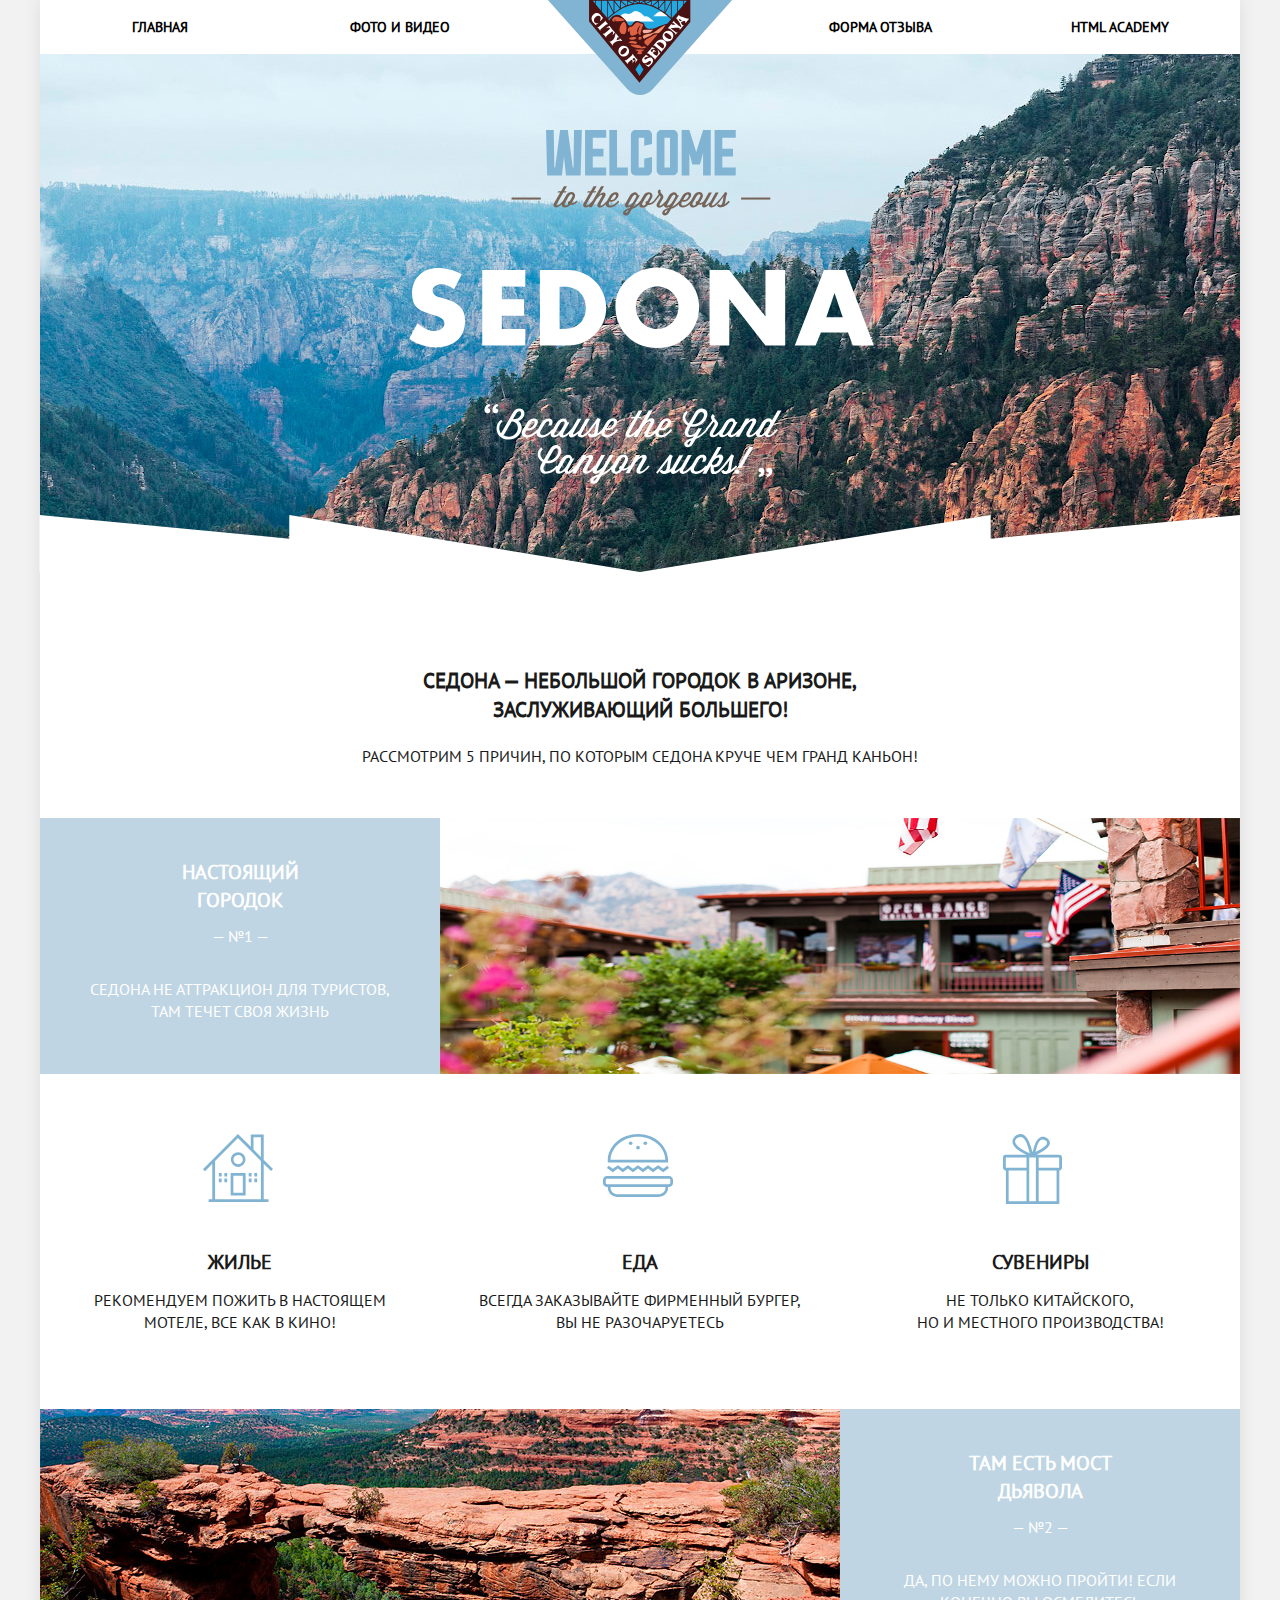
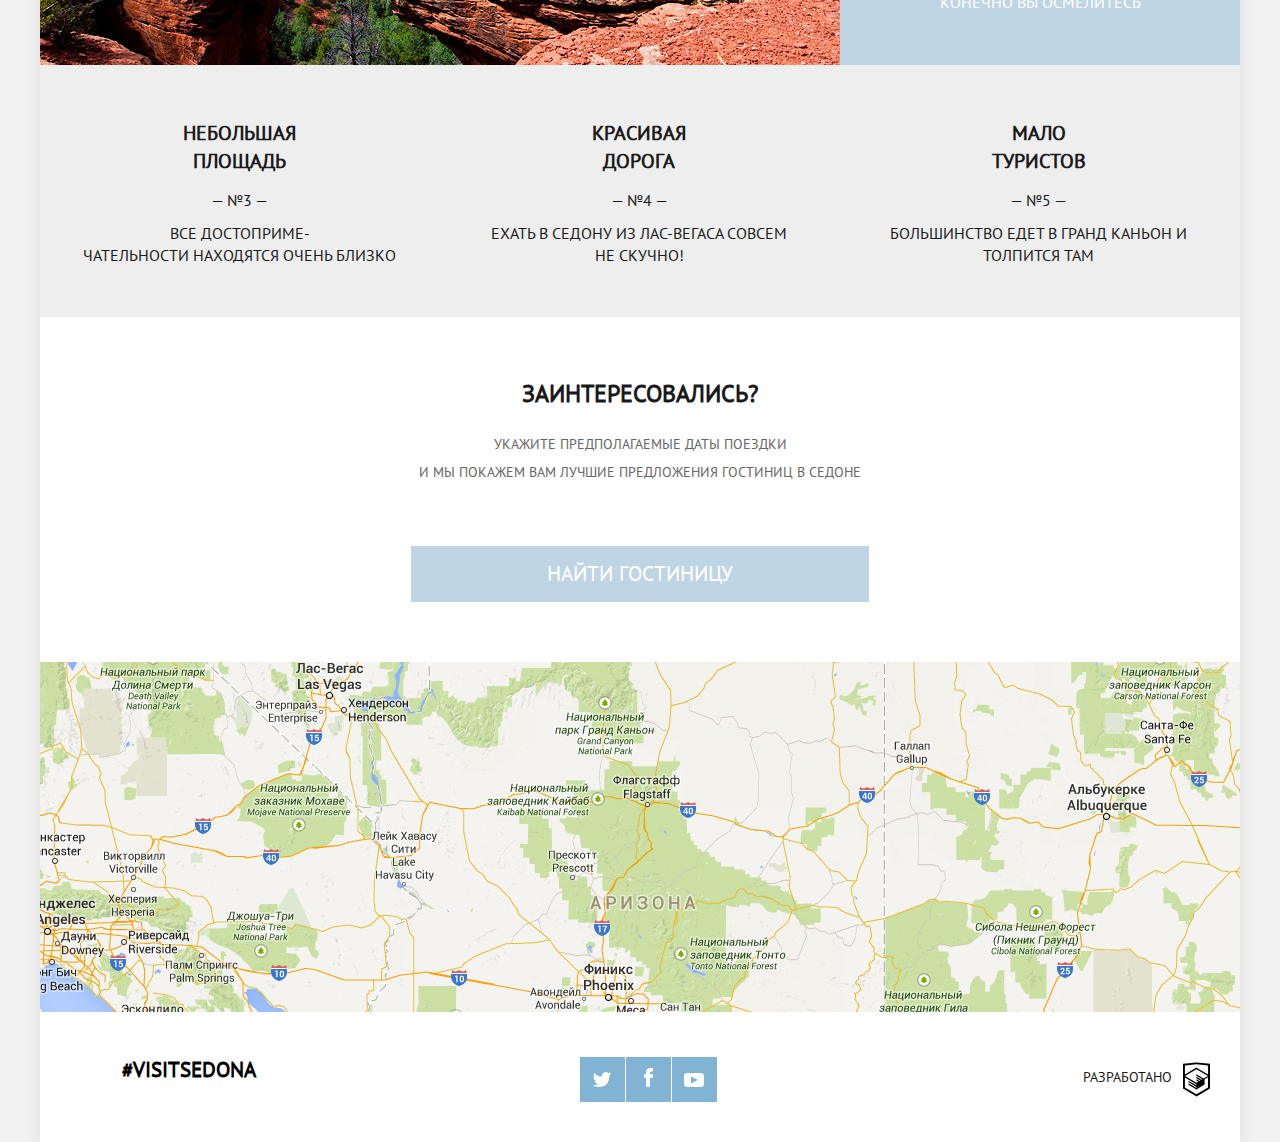
<file: index.html>
<!DOCTYPE html>
<html class="no-js" lang="ru">

<head>
  <meta charset="utf-8">
  <title>SEDONA</title>
  <meta name="description" content="">

  <meta name="viewport" content="width=device-width, initial-scale=1">

  <link href="css/style.min.css" rel="stylesheet" media="screen">

  <script>
    // Маркер работающего javascript
    document.documentElement.className = document.documentElement.className.replace('no-js', 'js');
  </script>



</head>

<body>
  <div class="body-wrapper">

  <div class="main-nav main-nav--nojs">
    <ul class="main-nav__list">
      <li class="main-nav__item main-nav__close main-nav__open opened">
        <a class="main-nav__link">Главная</a>
        <button class="main-nav__toggle-close" type="button">Закрыть меню
        </button>
      </li>
      <li class="main-nav__item main-nav__close main-nav__open opened">
        <a href="photo.html" class="main-nav__link">Фото и видео</a>
      </li>
      <li class="main-nav__item main-nav__close main-nav__open opened">
        <a href="form.html" class="main-nav__link">Форма отзыва</a>
      </li>
      <li class="main-nav__item main-nav__close main-nav__open opened">
        <a href="" class="main-nav__link">HTML Academy</a>
      </li>
      <li class="main-nav__item main-nav__logo">
        <a>
          <picture>
            <source media="(min-width: 1200px)" srcset="img/logotype-desktop.svg">
            <source media="(min-width: 768px)" srcset="img/logotype-tablet.svg">
            <img src="img/logotype-mobile.svg" alt="logo-SEDONA">
          </picture>
        </a>
        <button class="main-nav__toggle-open" type="button">Открыть меню</button>
      </li>
    </ul>
  </div>

  <header class="page-header-main">
    <div class="wrapper">
      <h1 class="visually-hidden">welcome to SEDONA</h1>
      <div class="page-header-main__title">
        <a>        
          <svg class="main-svg" version="1.1" id="Layer_1" xmlns="http://www.w3.org/2000/svg" xmlns:xlink="http://www.w3.org/1999/xlink" x="0px" y="0px"
  	 viewBox="0 0 459.8 350.1" style="enable-background:new 0 0 459.8 350.1;" xml:space="preserve">
          <style type="text/css">
          	.st0{fill:#766458;}
          	.st1{fill:#81B3D3;}
          	.st2{fill:#FFFFFF;}
          </style>
          <g>
          	<path class="st0" d="M165.4,70l-0.2,0.2c-1.4,1.5-3,2.2-4.5,2.2l2.8-4.9c1.8-3.1,0.1-6.1-2.7-6.1c-2.3,0-4.1,0.9-5.8,3.9l-1.5,2.6
  		l-1.2,2.1l-0.2,0.2c-2.2,2.5-4.3,4.5-5.6,4.5c-0.7,0-1-0.5-0.3-1.6l6.4-11.2h2.4l0.9-1.4h-2.5l2.8-4.9h-3l-2.8,4.9h-2.7l-0.9,1.4
  		h2.7l-6,10.4c-1.3,2.2-0.4,4.3,2,4.3c1.7,0,3.7-1.3,5.5-3.1c0,3.8,5.3,4.6,8.5,0.5h0.7c1.8,0,4.6-1.1,6.1-2.9
  		C166.3,70.6,165.8,70.2,165.4,70z M159,70.2h-0.1c-1,0-1.8,0.8-1.8,1.8c0,0.4,0.1,0.7,0.3,1l0,0.1c-1.4,2.4-4.8,2-3.1-1.2l2.3-3.9
  		l1.4-2.4c2.1-3.6,5-2.2,3.2,0.9L159,70.2z"/>
  	        <path class="st0" d="M206.9,70l-0.2,0.2c-2.2,2.5-4.9,4.5-7,4.5c-1.8,0-2.9-1.2-1.6-3.6l0.3-0.5c1.9,0.8,5.6,0.4,7.8-3.5l0.4-0.7
  		c1.6-2.8,0.1-4.8-2.4-4.8c-2.4,0-4.3,1.3-5.6,3.5l-2.9,5l-0.2,0.2c-2.2,2.5-4.3,4.5-5.6,4.5c-0.7,0-1-0.5-0.3-1.6l4.3-7.6
  		c1.3-2.3,0.1-3.9-1.6-3.9c-1.3,0-2.7,0.7-4.2,2.3l4.8-8.3h-3L181.6,70l-0.2,0.2c-2.2,2.5-4.3,4.5-5.6,4.5c-0.7,0-1-0.5-0.3-1.6
  		l6.4-11.2h2.4l0.9-1.4h-2.5l2.8-4.9h-3l-2.8,4.9H177l-0.9,1.4h2.7l-6,10.4c-1.3,2.2-0.4,4.3,2,4.3c1.2,0,2.5-0.6,3.8-1.6l-0.8,1.3
  		h3l4.5-7.9c4.6-5.8,6.6-5,5.4-2.8l-3.9,6.8c-1.3,2.2-0.4,4.3,2,4.3c1.8,0,3.8-1.4,5.6-3.2c0.1,1.9,1.7,3.2,4.1,3.2
  		c3.4,0,6.8-2.6,9.2-5.5C207.8,70.6,207.3,70.2,206.9,70z M201.2,65.8c1.7-3,4.8-2.5,3,0.6l-0.4,0.7c-1.4,2.4-3.4,2.4-4.5,2
  		L201.2,65.8z"/>
  	        <path class="st0" d="M316,70l-0.2,0.2c-1.1,1.3-2.4,2.4-3.6,3.3c1-2.9,0.7-7.2,2.6-11.1l-2.2-1.2c-1.2,1.7-3.9,5.6-6.7,8.8v0
  		l-0.2,0.2c-2.2,2.5-4.3,4.5-5.6,4.5c-0.7,0-1-0.5-0.3-1.6l6.4-11.2h-3l-5.3,9.3c-2.3,2.1-4,3.2-4.6,3c-0.7-0.3,0-1.4,0.4-2.1
  		l5.8-10.2h-3l-4.7,8.1l-0.2,0.2c-1.4,1.5-3,2.2-4.5,2.2l2.8-4.9c1.8-3.1,0.1-6.1-2.7-6.1c-2.3,0-4.1,0.9-5.8,3.9l-1.5,2.6l-1.2,2.1
  		l-0.2,0.2c-2.2,2.5-4.9,4.5-7,4.5c-1.8,0-2.9-1.2-1.6-3.6l0.3-0.5c1.9,0.8,5.6,0.4,7.8-3.5l0.4-0.7c1.6-2.8,0.1-4.8-2.4-4.8
  		c-2.4,0-4.3,1.3-5.6,3.5l-2.9,5l-0.2,0.2c-2.5,2.9-4.6,4.7-7,5.7l6.7-11.5h-1.8c0-1.2-1.3-2.9-3.1-2.9c-1.6,0-3.9,1.3-5.1,3.5
  		l-2.9,5c0,0,0,0,0,0l-0.2,0.2c-2.2,2.5-4.3,4.5-5.6,4.5c-0.7,0-1-0.5-0.3-1.6l3-5.2c1-1.8,0.5-2.9-0.4-4.1l-1.7-2
  		c-0.4-0.5-0.4-1.2,0.2-1.7l-1.6-1.7c-1.7,1.5-1.8,3.2-0.8,4.6l0.3,0.3c-1.3,1.9-3.1,4.4-5.1,6.7l0,0l-0.2,0.2
  		c-1.4,1.5-3,2.2-4.5,2.2l2.8-4.9c1.8-3.1,0.1-6.1-2.7-6.1c-2.3,0-4.1,0.9-5.8,3.9l-1.5,2.6l-1.2,2.1l-0.2,0.2
  		c-2.5,2.9-4.6,4.7-7,5.7l6.7-11.5h-1.8c0-1.2-1.3-2.9-3.1-2.9c-1.6,0-3.9,1.3-5.1,3.5l-4.2,7.3c-1.3,2.2-0.4,4.3,2,4.3
  		c0.8,0,1.8-0.4,2.9-1l-0.8,1.4c-4,1.2-6.6,2.9-6.6,5.1c0,2.9,4.4,3.5,6.6-0.2l2.3-3.9c2.4-0.7,4.7-2.2,7.2-4.5
  		c0,3.8,5.3,4.6,8.5,0.5h0.7c1.8,0,4.6-1.1,6.1-2.9l0,0c1.4-1.7,2.6-3.2,5-6.4l0.4,0.5c0.4,0.5,0.5,1.1,0.2,1.7l-3.2,5.5
  		c-1.3,2.2-0.4,4.3,2,4.3c1.5,0,3.2-1,4.8-2.4c0,1.4,0.9,2.4,2.6,2.4c0.8,0,1.8-0.4,2.9-1L257,77c-4,1.2-6.6,2.9-6.6,5.1
  		c0,2.9,4.4,3.5,6.6-0.2l2.3-3.9c2.4-0.8,4.8-2.2,7.3-4.6c0.1,1.9,1.6,3.2,4.1,3.2c2.4,0,4.9-1.4,6.9-3.2c-0.1,3.9,5.3,4.7,8.5,0.6
  		h0.7c0.9,0,2.2-0.3,3.3-0.9c-0.8,2.1-0.1,3.5,1.6,3.5c1.6,0,3.5-1.5,4.9-2.9c-0.3,1.6,0.7,2.9,2.6,2.9c2.5,0,5.3-2.6,7.8-5.5l0,0
  		c1.7-2,3.2-4.1,4.3-5.5c-1.2,3.1-0.5,8.7-3.4,8.7c-1,0-1.4-1.1-1.4-1.1l-1.9,1c0,0,0.5,2.4,3.3,2.4c0.3,0,0.5,0,0.8-0.1
  		c0,0,0.1,0,0.1,0c3.1-0.4,6.1-2.8,8.3-5.4C317,70.6,316.5,70.1,316,70z M273.1,65.8c1.7-3,4.8-2.5,3,0.6l-0.4,0.7
  		c-1.4,2.4-3.4,2.4-4.5,2L273.1,65.8z M215.9,81.4c-0.6,1.1-1.6,1-1.6,0.1c0-0.8,0.7-1.7,3-2.6L215.9,81.4z M217.3,74.7
  		c-0.7,0-1-0.5-0.3-1.6l4.2-7.3c1.6-2.8,4.8-2.1,3.3,0.6l-2.3,4C220.4,73.3,218.5,74.7,217.3,74.7z M235.7,70.2h-0.1
  		c-1,0-1.8,0.8-1.8,1.8c0,0.4,0.1,0.7,0.3,1l0,0.1c-1.4,2.4-4.8,2-3.1-1.2l2.3-3.9l1.4-2.4c2.1-3.6,5-2.2,3.2,0.9L235.7,70.2z
  		 M254.5,81.4c-0.6,1.1-1.6,1-1.6,0.1c0-0.8,0.7-1.7,3-2.6L254.5,81.4z M255.9,74.7c-0.7,0-1-0.5-0.3-1.6l4.2-7.3
  		c1.6-2.8,4.8-2.1,3.3,0.6l-2.3,4C259,73.3,257.1,74.7,255.9,74.7z M285.4,70.2h-0.1c-1,0-1.8,0.8-1.8,1.8c0,0.4,0.1,0.7,0.3,1
  		l0,0.1c-1.4,2.4-4.8,2-3.1-1.2L283,68l1.4-2.4c2.1-3.6,5-2.2,3.2,0.9L285.4,70.2z"/>
          </g>
          <rect x="101.4" y="66.8" class="st0" width="28.9" height="2"/>
          <rect x="328.4" y="66.8" class="st0" width="28.9" height="2"/>
          <g>
          	<path class="st1" d="M163.2,0h7.7l-1.2,44.9h-14.5l-2-18.5l-2,18.5h-14.6L135.5,0h7.6l0.6,37.2h0.8L149.4,0h7.6l4.9,37.2h0.8
  		L163.2,0z"/>
          	<path class="st1" d="M195,37.2v7.8h-20.9V0H195v7.7h-13.3v10.8h10.6v7.7h-10.6v10.9H195z"/>
          	<path class="st1" d="M216.4,37.2v7.8h-18.3V0h7.6v37.2H216.4z"/>
          	<path class="st1" d="M232.6,28.4l7.7-1.8v13.6c0,2.6-2.2,4.7-4.7,4.7h-11.5c-2.6,0-4.7-2.2-4.7-4.7V4.7c0-2.6,2.1-4.7,4.7-4.7h11.5
  		c2.5,0,4.7,2.1,4.7,4.7v9.1l-7.7,1.8v-8h-5.5v29.5h5.5L232.6,28.4L232.6,28.4z"/>
          	<path class="st1" d="M261.1,0c2.5,0,4.7,2.1,4.7,4.7v35.4c0,2.6-2.2,4.7-4.7,4.7h-11.5c-2.6,0-4.7-2.2-4.7-4.7V4.7
  		c0-2.6,2.1-4.7,4.7-4.7H261.1z M258.1,7.7h-5.5v29.5h5.5V7.7z"/>
          	<path class="st1" d="M290.8,0h7.6v44.9h-7.6V22.8l-3.1,11.4h-7.5l-3-11.4v22.1h-7.6V0h7.6l6.8,21.7L290.8,0z"/>
          	<path class="st1" d="M323.1,37.2v7.8h-20.9V0h20.9v7.7h-13.3v10.8h10.6v7.7h-10.6v10.9H323.1z"/>
          </g>
          <g>
          	<path class="st2" d="M44.5,157.6c-3.6-3-8.1-5-12.9-5c-3.6,0-8.3,2.1-8.3,6.3c0,4.4,5.3,6.1,8.6,7.1l5,1.5
  		c10.4,3.1,18.5,8.3,18.5,20.4c0,7.4-1.8,15.1-7.7,20.1c-5.9,5-13.7,7-21.2,7c-9.4,0-18.7-3.2-26.3-8.5L8.3,191
  		c4.9,4.3,10.6,7.7,17.3,7.7c4.6,0,9.4-2.3,9.4-7.5c0-5.5-7.6-7.3-11.8-8.5C11,179.1,3,176,3,161.5c0-15.2,10.8-25.1,25.8-25.1
  		c7.5,0,16.8,2.4,23.4,6.2L44.5,157.6z"/>
          	<path class="st2" d="M91.8,154.8v12.5h21.9v16.5H91.8v12.9H115v16.5H72.4v-74.8H115v16.5L91.8,154.8L91.8,154.8z"/>
          	<path class="st2" d="M129.4,138.4H157c20.8,0,38,16.4,38,37.4c0,21-17.3,37.4-38,37.4h-27.6V138.4z M148.9,196.7h4.4
  		c11.6,0,21.5-6.4,21.5-20.9c0-13.4-8.8-20.9-21.3-20.9h-4.6V196.7z"/>
          	<path class="st2" d="M286.9,174.4c0,24.2-17.4,41.3-41.4,41.3c-24,0-41.4-17.1-41.4-41.3c0-22.6,19.9-38.5,41.4-38.5
  		C267,135.9,286.9,151.8,286.9,174.4z M224.3,174.5c0,12.9,9.5,22.3,21.1,22.3c11.6,0,21.1-9.4,21.1-22.3c0-10.3-9.5-19.8-21.1-19.8
  		C233.9,154.7,224.3,164.2,224.3,174.5z"/>
          	<path class="st2" d="M297.2,138.4h19.5l35.6,45.8h0.2v-45.8H372v74.8h-19.5l-35.6-45.9h-0.2v45.9h-19.5V138.4z"/>
          	<path class="st2" d="M407.3,200.2l-5.2,13h-20.6l28.8-74.8h21.2l28.2,74.8H439l-4.9-13H407.3z M420.9,161.5h-0.2l-8,23.8h16.2
  		L420.9,161.5z"/>
          </g>
          <g>
          	<path class="st2" d="M108.1,287.7c7.7-2.6,8.2-12.2,0.7-12.2c-2.1,0-4.6,1.5-6.3,4.4l-10.2,17.7c-0.5,0.8-0.9,1.5-1.5,2.2
  		c-2.6-3.6-1.9-9,1.8-11.4l-1.5-1.9c-8,5.1-5.6,19.7,7.7,19.7C110.1,306.2,115.4,292.6,108.1,287.7z M98.7,303.3
  		c-2.3,0-4-0.5-5.5-1.3c0.7-0.8,1.3-1.7,1.9-2.7l6.4-11.1l1,0.1C111.4,290.2,107.9,303.3,98.7,303.3z M102.8,286l3.1-5.3
  		c2.8-4.8,6.3-2,4.4,1.6C108.8,285.1,106.7,285.9,102.8,286z"/>
  	        <path class="st2" d="M140.2,300c-0.6,2.2,0.6,4.1,3.1,4.1c1.5,0,3.4-1,5.3-2.5c0.2,1.5,1.4,2.5,3.3,2.5c2,0,4.2-1.4,6.4-3.4
  		c-0.4,2,0.5,3.4,2.4,3.4c2.1,0,4.4-1.9,6.2-3.6c-0.4,2,0.8,3.6,3.2,3.6c3.1,0,6.7-3.4,9.9-7c0-0.1-0.1-0.1-0.1-0.2
  		c2.1-2.4,3.9-5,5.3-6.8c-1.5,3.9-0.7,11-4.3,11c-1.3,0-1.8-1.4-1.8-1.4l-2.4,1.2c0,0,0.7,3.1,4.2,3.1c0.4,0,0.7,0,1.1-0.1
  		c0,0,0.1,0,0.1,0c2.8-0.4,5.5-2.1,7.9-4.2c0.1,2.5,2,4.3,5.1,4.3c4.3,0,8.6-3.4,11.7-7c-0.3-0.5-0.9-1.1-1.4-1.3l-0.3,0.3
  		c-2.7,3.2-6.2,5.7-8.9,5.7c-2.3,0-3.7-1.5-2-4.5l0.4-0.7c2.4,1,7,0.5,9.9-4.4l0.5-0.9c2-3.5,0.1-6.1-3-6.1c-3.1,0-5.5,1.6-7.1,4.4
  		l-3.7,6.3c0,0-0.1,0-0.1,0l-0.3,0.3c-1.4,1.6-3.1,3.1-4.6,4.1c1.2-3.6,0.9-9.2,3.3-14l-2.8-1.5c-1.6,2.2-5,7.1-8.4,11.1
  		c0,0,0.1,0.1,0.1,0.1l-0.1,0.2c-2.7,3.2-5.4,5.7-7.1,5.7c-0.8,0-1.3-0.6-0.4-2.1l8.1-14.2h-3.8l-6.7,11.8c-2.9,2.6-5.1,4.1-5.8,3.8
  		c-0.9-0.4,0-1.8,0.5-2.6l7.4-12.9h-3.8l-6,10.4c-0.1-0.1-0.2-0.1-0.3-0.2l-0.3,0.3c-2.7,3.2-5.4,5.7-7.1,5.7
  		c-0.8,0-1.3-0.6-0.4-2.1l6.1-10.7h-2.2c0.1-1.6-1.5-3.8-4-3.8c-2,0-4.9,1.6-6.5,4.4l-3.8,6.6c-0.2-0.2-0.4-0.3-0.6-0.4l-0.3,0.3
  		c-2.7,3.2-6.2,5.7-8.9,5.7c-2.3,0-3.7-1.5-2-4.5l3.9-6.8c2.2-3.8,6.1-3.1,3.8,0.8l-0.5,0.9h3.1l0.5-0.9c2-3.5,0.1-6.1-3-6.1
  		c-3.1,0-5.5,1.6-7.1,4.4l-3.8,6.5c-0.1-0.1-0.2-0.1-0.3-0.2l-0.3,0.3c-2.7,3.2-6.2,5.7-8.9,5.7c-2.3,0-3.7-1.5-2-4.5l0.4-0.7
  		c2.4,1,7,0.5,9.9-4.4l0.5-0.9c2-3.5,0.1-6.1-3-6.1c-3.1,0-5.5,1.6-7.1,4.4l-4,6.8c-2.4,4-0.3,7.8,4.2,7.8c3.3,0,6.7-2,9.4-4.6
  		c-0.1,2.6,1.9,4.6,5.1,4.6C134.4,304.1,137.5,302.3,140.2,300z M198.2,290.4c2.2-3.8,6.1-3.1,3.8,0.8l-0.5,0.9
  		c-1.8,3.1-4.3,3-5.7,2.5L198.2,290.4z M144,299.7l5.3-9.2c2-3.5,6.1-2.6,4.2,0.8l-3,5.2c-2.3,3.6-4.6,5.3-6.1,5.3
  		C143.6,301.7,143.1,301.2,144,299.7z M119.8,290.4c2.2-3.8,6.1-3.1,3.8,0.8l-0.5,0.9c-1.8,3.1-4.3,3-5.7,2.5L119.8,290.4z"/>
  	        <path class="st2" d="M248.4,304.1c4.3,0,8.6-3.4,11.7-7c-0.3-0.5-0.9-1.1-1.4-1.3l-0.3,0.3c-2.7,3.2-6.2,5.7-8.9,5.7
  		c-2.3,0-3.7-1.5-2-4.5l0.4-0.7c2.4,1,7,0.5,9.9-4.4l0.5-0.9c2-3.5,0.1-6.1-3-6.1c-3.1,0-5.5,1.6-7.1,4.4l-3.7,6.3
  		c0,0-0.1,0-0.1-0.1l-0.3,0.3c-2.7,3.2-5.4,5.7-7.1,5.7c-0.8,0-1.3-0.6-0.4-2.1l5.5-9.6c1.6-2.9,0.1-5-2-5c-1.6,0-3.4,0.9-5.3,2.9
  		l6.1-10.5H237L226.3,296c-0.1-0.1-0.3-0.2-0.4-0.3l-0.3,0.3c-2.7,3.2-5.4,5.7-7.1,5.7c-0.8,0-1.3-0.6-0.4-2.1l8.1-14.2h3.1l1.1-1.8
  		h-3.1l3.6-6.2h-3.8l-3.6,6.2h-3.4l-1.1,1.8h3.5l-7.6,13.2c-1.6,2.8-0.5,5.4,2.6,5.4c1.9,0,3.9-1.2,6-3l-1.5,2.6h3.8l5.8-10
  		c5.8-7.3,8.4-6.4,6.8-3.6l-4.9,8.6c-1.6,2.8-0.5,5.4,2.6,5.4c2.3,0,4.9-1.8,7.3-4.2C243.4,302.3,245.3,304.1,248.4,304.1z
  		 M251.5,290.4c2.2-3.8,6.1-3.1,3.8,0.8l-0.5,0.9c-1.8,3.1-4.3,3-5.7,2.5L251.5,290.4z"/>
  	        <path class="st2" d="M363.4,295.8l-0.3,0.3c-2.7,3.2-5.4,5.7-7.1,5.7c-0.8,0-1.3-0.6-0.4-2.1l12.8-22.2h-3.8l-5.6,9.6
  		c-0.7-1.1-1.9-2-3.5-2c-2,0-4.9,1.6-6.5,4.4l-3.7,6.4c-0.1,0-0.2-0.1-0.2-0.1l-0.3,0.3c-2.7,3.2-5.4,5.7-7.1,5.7
  		c-0.8,0-1.3-0.6-0.4-2.1l5.5-9.6c1.6-2.9,0.1-5-2-5c-1.6,0-3.4,0.9-5.3,2.8l1.4-2.5h-3.8l-6.1,10.5c-0.1-0.1-0.2-0.2-0.4-0.2
  		l-0.3,0.3c-2.7,3.2-5.4,5.7-7.1,5.7c-0.8,0-1.3-0.6-0.4-2.1l6.1-10.7H323c0.1-1.6-1.5-3.8-4-3.8c-2,0-4.9,1.6-6.5,4.4l-3.7,6.3
  		l-0.2,0.2c-2.7,3.2-5.4,5.7-7.1,5.7c-0.8,0-1.3-0.6-0.4-2.1l3.8-6.6c1.3-2.3,0.7-3.6-0.5-5.1l-2.1-2.6c-0.5-0.7-0.5-1.5,0.2-2.2
  		l-2-2.2c-2.2,1.9-2.3,4.1-1,5.8l0.3,0.4c-1.7,2.4-3.9,5.6-6.4,8.5c0.1,0.1,0.2,0.2,0.3,0.3c-3.1,3.6-5.8,5.9-8.8,7.2l4.8-8.2H286
  		l-0.4,0.7c-2,3.5-4.3,6.1-7.3,6.1c-2.6,0-3.1-2.6-0.8-6.5l1.1-1.9c0.7,0.1,1.4,0.2,2.2,0.2c13.5,0,20-18.1,8.1-18.1
  		c-2.1,0-4.6,1.5-6.3,4.4l-5.9,10.2c-2.2-1.2-3.4-3.3-3.4-5.4c0-1.8,0.8-3.5,2.4-4.8l-1.2-2.2c-2.7,1.9-3.9,4.5-3.9,7.1
  		c0,3,1.7,5.9,4.8,7.5l-1.1,2c-2.7,4.6-2.2,9.7,3.2,9.7c1.6,0,3-0.5,4.1-1.2l-1,1.7c-5.1,1.6-8.3,3.6-8.3,6.5c0,3.6,5.6,4.4,8.3-0.3
  		l2.9-5c3.9-1.2,7.8-3.9,12-8.8c-0.1-0.1-0.1-0.2-0.2-0.4c1.7-2,3.1-3.9,6-7.8l0.5,0.6c0.5,0.6,0.7,1.4,0.2,2.2l-4,7
  		c-1.6,2.8-0.5,5.4,2.6,5.4c1.9,0,4-1.2,6-3c0,1.7,1.1,3,3.3,3c1.5,0,3.4-1,5.3-2.5c0.2,1.5,1.4,2.5,3.3,2.5c1.8,0,3.8-1.1,5.7-2.8
  		l-1.4,2.4h3.8l5.8-10.1c5.8-7.3,8.4-6.3,6.7-3.5l-4.9,8.6c-1.6,2.8-0.5,5.4,2.6,5.4c2,0,4.2-1.4,6.4-3.3c-0.2,1.9,1,3.3,3.3,3.3
  		c1.5,0,3.4-1,5.3-2.5c0.2,1.5,1.4,2.5,3.3,2.5c3.1,0,6.7-3.4,9.9-7C364.6,296.6,363.9,296,363.4,295.8z M285.5,281.6
  		c1.1-1.9,2.4-2.8,3.4-2.8c6,0,1.8,12.3-8.1,12.3H280L285.5,281.6z M277.4,310.2c-0.8,1.4-2.1,1.2-2.1,0.2c0-1,0.9-2.1,3.8-3.2
  		L277.4,310.2z M317.1,296.4c-2.3,3.6-4.6,5.3-6.1,5.3c-0.8,0-1.3-0.6-0.4-2.1l5.3-9.2c2-3.5,6.1-2.6,4.2,0.8L317.1,296.4z
  		 M353.8,296.2c-2.3,3.8-4.6,5.5-6.2,5.5c-0.8,0-1.3-0.6-0.4-2.1l5.3-9.2c2-3.5,6.1-2.6,4.2,0.8h0L353.8,296.2z"/>
  	        <path class="st2" d="M236.7,331.8l-0.3,0.3c-2.7,3.2-5.4,5.7-7.1,5.7c-0.8,0-1.3-0.6-0.4-2.1l5.5-9.6c1.6-2.9,0.1-5-2-5
  		c-1.6,0-3.4,0.9-5.3,2.8l1.4-2.5h-3.8l-6.1,10.6c-0.2-0.1-0.3-0.2-0.5-0.3l-0.3,0.3c-1.7,1.9-3.8,2.8-5.7,2.8l3.6-6.2
  		c2.3-4,0.2-7.7-3.4-7.7c-2.9,0-5.2,1.2-7.4,5l-1.9,3.2l-1.6,2.8c-0.1-0.1-0.2-0.1-0.3-0.2l-0.3,0.3c-3.1,3.6-5.8,5.9-8.8,7.2
  		l10.4-17.8h-3.8l-6.7,11.7c-2.9,2.7-5.2,4.2-5.9,3.9c-0.9-0.4,0-1.8,0.5-2.6l7.4-12.9h-3.8l-6.1,10.5c-0.1-0.1-0.2-0.1-0.3-0.2
  		l-0.3,0.3c-2.7,3.2-5.4,5.7-7.1,5.7c-0.8,0-1.3-0.6-0.4-2.1l5.5-9.6c1.6-2.9,0.1-5-2-5c-1.6,0-3.4,0.9-5.3,2.8l1.4-2.5h-3.8
  		l-6.1,10.5c-0.1-0.1-0.2-0.2-0.4-0.2l-0.3,0.3c-2.7,3.2-5.4,5.7-7.1,5.7c-0.8,0-1.3-0.6-0.4-2.1l6.1-10.7h-2.2
  		c0.1-1.6-1.5-3.8-4-3.8c-2,0-4.9,1.6-6.5,4.4l-3.9,6.8c-0.3-0.2-0.6-0.4-0.8-0.5l-0.3,0.3c-2.7,3.2-6.1,5.7-9.8,5.7
  		c-2.6,0-4.2-2.6-1.9-6.5l1.1-1.9c0.7,0.1,1.4,0.2,2.2,0.2c4,0,8.6-2.1,11.6-7.3c1.1-1.9,1.5-3.6,1.5-5.1c0-3.4-2.2-5.7-5-5.7
  		c-2.1,0-4.6,1.5-6.3,4.4l-5.9,10.2c-2.2-1.2-3.4-3.3-3.4-5.4c0-1.8,0.8-3.5,2.4-4.8l-1.2-2.2c-2.7,1.9-3.9,4.5-3.9,7.1
  		c0,3,1.7,5.9,4.8,7.5l-1.1,2c-2.7,4.6-1.1,9.7,4.3,9.7c4.2,0,7.4-1.9,10-4.4c-0.8,2.4,0.4,4.4,3.1,4.4c1.5,0,3.4-1,5.3-2.5
  		c0.2,1.5,1.4,2.5,3.3,2.5c1.8,0,3.8-1.1,5.7-2.8l-1.4,2.4h3.8l5.8-10.1c5.8-7.3,8.4-6.3,6.7-3.5l-4.9,8.6c-1.6,2.8-0.5,5.4,2.6,5.4
  		c2,0,4.3-1.4,6.5-3.4c-0.5,2.1,0.5,3.4,2.4,3.4c1.8,0,3.9-1.5,5.6-3.1l-2.1,3.6c-5.1,1.5-8.4,3.6-8.4,6.5c0,3.6,5.6,4.4,8.3-0.3
  		l2.9-5c3.2-1,6.3-3,9.6-6.2c-0.5,5.3,6.5,6.5,10.8,1.1h0.8c1.4,0,3.3-0.5,5-1.5l-2.5,4.4h3.8l5.8-10.1c5.8-7.3,8.4-6.3,6.7-3.5
  		l-4.9,8.6c-1.6,2.8-0.5,5.4,2.6,5.4c3.1,0,6.7-3.4,9.9-7C237.9,332.6,237.2,332,236.7,331.8z M142.3,317.6c1.1-1.9,2.4-2.8,3.4-2.8
  		c1.4,0,2.1,0.9,2.1,2.3c0,3.5-4.3,9.9-10.2,9.9h-0.8L142.3,317.6z M155.7,332.4c-2.3,3.6-4.6,5.3-6.1,5.3c-0.8,0-1.3-0.6-0.4-2.1
  		l5.3-9.2c2-3.5,6.1-2.6,4.2,0.8L155.7,332.4z M184.5,346.2c-0.8,1.4-2.1,1.2-2.1,0.2c0-1,0.9-2.1,3.8-3.2L184.5,346.2z M210.1,332
  		h-0.2c-1.2,0-2.2,1-2.2,2.3c0,0.5,0.1,0.9,0.4,1.3l0,0.1c-1.8,3.1-6.1,2.5-3.9-1.5l2.9-5l1.8-3.1c2.7-4.5,6.3-2.7,4,1.2L210.1,332z
  		"/>
  	        <path class="st2" d="M324.6,333.1c-0.2-0.6-0.9-1.2-1.4-1.3l-0.3,0.3c-1.4,1.6-3.1,3.1-4.6,4.1c1.2-3.6,0.9-9.2,3.3-14l-2.8-1.5
  		c-1.6,2.2-5,7.1-8.4,11.1c0,0,0,0,0,0c0,0,0,0,0,0l-0.3,0.3c-2.7,3.2-5.4,5.7-7.1,5.7c-0.8,0-1.6-0.8-1.6-2.6v-1.6
  		c2.7,0.3,5.5-1.4,7.3-4.5l1-1.8c3.5-6.1-2.2-8.1-6.1-4.5l5.4-9.4h-3.8l-10.8,18.8c-0.2-0.2-0.5-0.4-0.7-0.5l-0.3,0.3
  		c-2.7,3.2-6.2,5.7-8.9,5.7c-2.3,0-3.7-1.5-2-4.5l3.9-6.8c2.2-3.8,6.1-3.1,3.8,0.8l-0.5,0.9h3.1l0.5-0.9c2-3.5,0.1-6.1-3-6.1
  		c-3.1,0-5.5,1.6-7.1,4.4l-3.7,6.4c-0.1,0-0.2-0.1-0.2-0.1l-0.3,0.3c-2.7,3.2-5.4,5.7-7.1,5.7c-0.8,0-1.3-0.6-0.4-2.1l8.1-14.2h-3.8
  		l-6.7,11.8c-2.9,2.6-5.1,4.1-5.8,3.8c-0.9-0.4,0-1.8,0.5-2.6l7.4-12.9h-3.8l-7.4,12.7c-0.8,0.7-1.7,1.4-2.4,2
  		c1.2-3.6,0.9-9.2,3.3-14l-2.8-1.5c-1.6,2.2-10.3,13.8-13.8,17.8c0.3,0.5,0.9,0.9,1.4,1.3c2.2-2.5,9.4-11.8,10.7-13.6
  		c-1.5,3.9-0.7,11-4.3,11c-1.3,0-1.8-1.4-1.8-1.4l-2.4,1.2c0,0,0.7,3.1,4.2,3.1c0.4,0,0.7,0,1.1-0.1c0,0,0.1,0,0.1,0
  		c1.9-0.3,3.8-1.1,5.6-2.4c0,1.5,0.9,2.5,2.5,2.5c2.1,0,4.4-1.9,6.2-3.6c-0.4,2,0.8,3.6,3.2,3.6c2.4,0,5-1.9,7.5-4.4
  		c0,2.5,2,4.4,5.1,4.4c3.1,0,6.1-1.7,8.8-4l-2.1,3.7h3.8l4.3-7.5v3c0,3.2,0.6,4.9,3.7,4.9c3.1,0,6.7-3.4,9.9-7c0,0,0,0,0,0
  		c0,0,0,0,0,0c2.2-2.5,4-5.1,5.4-6.9c-1.5,3.9-0.7,11-4.3,11c-1.3,0-1.8-1.4-1.8-1.4l-2.4,1.2c0,0,0.7,3.1,4.2,3.1
  		c0.4,0,0.7,0,1.1-0.1c0,0,0.1,0,0.1,0C317.9,339.5,321.8,336.4,324.6,333.1z M299.4,330.1l1.1-1.9c4.4-6.1,7.4-4.4,6-2.1l-1.8,3.1
  		C303.6,331.2,300.3,332.6,299.4,330.1z"/>
  	        <path class="st2" d="M324.5,335.7c-1.2,0-2.2,1-2.2,2.2c0,1.2,0.9,2.2,2.2,2.2c1.2,0,2.2-0.9,2.2-2.2
  		C326.7,336.7,325.7,335.7,324.5,335.7z"/>
  	        <polygon class="st2" points="324.7,334.2 328.5,334.2 340.4,313.5 336.6,313.5 	"/>
          </g>
          <g>
          	<path class="st2" d="M80.4,277.6c0,0.3-0.1,0.6-0.2,0.9c-0.1,0.3-0.3,0.6-0.5,0.8c-0.2,0.2-0.5,0.4-0.8,0.6
  		c-0.3,0.1-0.7,0.2-1.1,0.2c-0.5,0-0.9-0.1-1.3-0.3c-0.4-0.2-0.8-0.4-1.1-0.7c-0.3-0.3-0.4-0.6-0.6-1c-0.1-0.4-0.2-0.8-0.2-1.3
  		c0-0.9,0.2-1.6,0.5-2.4c0.3-0.7,0.7-1.4,1.3-1.9c0.2-0.2,0.5-0.5,0.8-0.7c0.3-0.2,0.6-0.4,0.9-0.5c0.3-0.1,0.5-0.3,0.7-0.4
  		c0.2-0.1,0.3-0.1,0.4-0.2l1.4,2c-0.2,0.1-0.5,0.2-0.8,0.4c-0.3,0.1-0.6,0.3-0.9,0.5c-0.3,0.2-0.5,0.5-0.7,0.8
  		c-0.2,0.3-0.3,0.6-0.3,1c0.7,0,1.2,0.2,1.7,0.6C80.2,276.3,80.4,276.9,80.4,277.6z M88.3,277.6c0,0.3-0.1,0.6-0.2,0.9
  		c-0.1,0.3-0.3,0.6-0.5,0.8c-0.2,0.2-0.5,0.4-0.8,0.6c-0.3,0.1-0.7,0.2-1.1,0.2c-0.5,0-0.9-0.1-1.3-0.3c-0.4-0.2-0.8-0.4-1.1-0.7
  		c-0.2-0.3-0.4-0.6-0.6-1c-0.1-0.4-0.2-0.8-0.2-1.3c0-0.9,0.2-1.6,0.5-2.4c0.3-0.7,0.7-1.4,1.3-1.9c0.2-0.2,0.5-0.5,0.8-0.7
  		c0.3-0.2,0.6-0.4,0.9-0.5c0.3-0.1,0.5-0.3,0.7-0.4c0.2-0.1,0.3-0.1,0.4-0.2l1.4,2c-0.2,0.1-0.5,0.2-0.8,0.4
  		c-0.3,0.1-0.6,0.3-0.9,0.5c-0.3,0.2-0.5,0.5-0.7,0.8c-0.2,0.3-0.3,0.6-0.3,1c0.7,0,1.2,0.2,1.7,0.6C88,276.3,88.3,276.9,88.3,277.6
  		z"/>
          </g>
          <g>
          	<path class="st2" d="M353.4,336.5c0-0.3,0.1-0.6,0.2-0.9c0.1-0.3,0.3-0.6,0.5-0.8c0.2-0.2,0.5-0.4,0.8-0.6c0.3-0.1,0.7-0.2,1.1-0.2
  		c0.5,0,0.9,0.1,1.3,0.3c0.4,0.2,0.8,0.4,1.1,0.7c0.3,0.3,0.4,0.6,0.6,1c0.1,0.4,0.2,0.8,0.2,1.3c0,0.9-0.2,1.6-0.5,2.4
  		c-0.3,0.7-0.7,1.4-1.3,1.9c-0.2,0.2-0.5,0.5-0.8,0.7c-0.3,0.2-0.6,0.4-0.9,0.5c-0.3,0.1-0.5,0.3-0.7,0.4c-0.2,0.1-0.3,0.1-0.4,0.2
  		l-1.4-2c0.2-0.1,0.5-0.2,0.8-0.4c0.3-0.1,0.6-0.3,0.9-0.5c0.3-0.2,0.5-0.5,0.7-0.8c0.2-0.3,0.3-0.6,0.3-1c-0.7,0-1.2-0.2-1.7-0.6
  		C353.7,337.8,353.4,337.2,353.4,336.5z M345.6,336.5c0-0.3,0.1-0.6,0.2-0.9c0.1-0.3,0.3-0.6,0.5-0.8c0.2-0.2,0.5-0.4,0.8-0.6
  		c0.3-0.1,0.7-0.2,1.1-0.2c0.5,0,0.9,0.1,1.3,0.3c0.4,0.2,0.8,0.4,1.1,0.7c0.2,0.3,0.4,0.6,0.6,1c0.1,0.4,0.2,0.8,0.2,1.3
  		c0,0.9-0.2,1.6-0.5,2.4c-0.3,0.7-0.7,1.4-1.3,1.9c-0.2,0.2-0.5,0.5-0.8,0.7c-0.3,0.2-0.6,0.4-0.9,0.5c-0.3,0.1-0.5,0.3-0.7,0.4
  		c-0.2,0.1-0.3,0.1-0.4,0.2l-1.4-2c0.3-0.1,0.5-0.2,0.8-0.4c0.3-0.1,0.6-0.3,0.9-0.5c0.3-0.2,0.5-0.5,0.7-0.8c0.2-0.3,0.3-0.6,0.3-1
  		c-0.7,0-1.2-0.2-1.7-0.6C345.8,337.8,345.6,337.2,345.6,336.5z"/>
          </g>
          </svg>

          <svg class="photo-svg" version="1.1" id="Layer_1" xmlns="http://www.w3.org/2000/svg" xmlns:xlink="http://www.w3.org/1999/xlink" x="0px" y="0px"
  	 viewBox="0 0 459.8 79.8" style="enable-background:new 0 0 459.8 79.8;" xml:space="preserve">
          <g>
          	<path class="st0" fill="#FFFFFF" d="M44.5,21.7c-3.6-3-8.1-5-12.9-5c-3.6,0-8.3,2.1-8.3,6.3c0,4.4,5.3,6.1,8.6,7.1l5,1.5
  		c10.4,3.1,18.5,8.3,18.5,20.4c0,7.4-1.8,15.1-7.7,20.1c-5.9,5-13.7,7-21.2,7c-9.4,0-18.7-3.2-26.3-8.5l8.3-15.7
  		c4.9,4.3,10.6,7.7,17.3,7.7c4.6,0,9.4-2.3,9.4-7.5c0-5.5-7.6-7.3-11.8-8.5C11,43.3,3,40.1,3,25.6C3,10.4,13.8,0.5,28.8,0.5
  		c7.5,0,16.8,2.4,23.4,6.2L44.5,21.7z"/>
          	<path class="st0" fill="#FFFFFF" d="M91.8,19v12.5h21.9v16.5H91.8v12.9H115v16.5H72.4V2.5H115V19L91.8,19L91.8,19z"/>
          	<path class="st0" fill="#FFFFFF" d="M129.4,2.5H157c20.8,0,38,16.4,38,37.4c0,21-17.3,37.4-38,37.4h-27.6V2.5z M148.9,60.8h4.4
  		c11.6,0,21.5-6.4,21.5-20.9c0-13.4-8.8-20.9-21.3-20.9h-4.6V60.8z"/>
          	<path class="st0" fill="#FFFFFF" d="M286.9,38.5c0,24.2-17.4,41.3-41.4,41.3c-24,0-41.4-17.1-41.4-41.3c0-22.6,19.9-38.5,41.4-38.5
  		C267,0,286.9,15.9,286.9,38.5z M224.3,38.6c0,12.9,9.5,22.3,21.1,22.3c11.6,0,21.1-9.4,21.1-22.3c0-10.3-9.5-19.8-21.1-19.8
  		C233.9,18.9,224.3,28.3,224.3,38.6z"/>
          	<path class="st0" fill="#FFFFFF" d="M297.2,2.5h19.5l35.6,45.8h0.2V2.5H372v74.8h-19.5l-35.6-45.9h-0.2v45.9h-19.5V2.5z"/>
          	<path class="st0" fill="#FFFFFF" d="M407.3,64.3l-5.2,13h-20.6l28.8-74.8h21.2l28.2,74.8H439l-4.9-13H407.3z M420.9,25.6h-0.2l-8,23.8h16.2
  		L420.9,25.6z"/>
          </g>
          </svg>

        </a>
      </div>
    </div>
  </header>

  <section class="preview">
  <div class="wrapper">
  	<h1 class="visually-hidden">Небольшой городок</h1>
  	<b class="preview__title">Седона &mdash; небольшой <br>городок в Аризоне, <br>заслуживающий большего!</b>
  	<p class="preview__description">Рассмотрим 5 причин, по которым Седона круче чем гранд каньон!</p>
    <div class="description-1">
      <div class="description-1-item">
        <h4 class="description-1-item__title">Настоящий городок</h4>
        <p class="description-1-item__number">&mdash; №1 &mdash;</p>
        <p class="description-1-item__preview">Седона не аттракцион для туристов, там течет своя жизнь</p>
      </div>
      <div class="img">
        <picture>
         <source media="(min-width: 1200px)" srcset="img/photo-city1x.jpg, img/photo-city2x.jpg">
         <source media="(min-width: 768px)" srcset="img/photo-city-tablet1x.jpg, img/photo-city-tablet2x.jpg">
         <img src="img/photo-city-mobile1x.jpg" srcset="img/photo-city-mobile2x.jpg" alt="city">
        </picture>
      </div>
    </div>
    <div class="own">
      <div class="own-item own-item__1">
        <h4 class="own__title">Жилье</h4>
        <p class="own__review">Рекомендуем пожить в настоящем мотеле, все как в кино!</p>
      </div>
      <div class="own-item own-item__2">
        <h4 class="own__title">Сувениры</h4>
        <p class="own__review">Не только китайского,<br> но и местного производства!</p>
      </div>
      <div class="own-item own-item__3">
        <h4 class="own__title">Еда</h4>
        <p class="own__review">Всегда заказывайте фирменный бургер, вы не разочаруетесь</p>
      </div>
    </div>
    <div class="description-2">
      <div class="description-2-item">
        <h4 class="description-2-item__title">Там есть мост дьявола  </h4>
        <p class="description-2-item__number">&mdash; №2 &mdash;</p>
        <p class="description-2-item__preview">Да, по нему можно пройти! Если конечно вы осмелитесь</p>
      </div>
      <div class="img">
        <picture>
          <source media="(min-width: 1200px" srcset="img/photo-bridge1x.jpg, img/photo-bridge2x.jpg">
           <source media="(min-width: 768px" srcset="img/photo-4-tablet1x.jpg, img/photo-4-tablet1x.jpg">
          <img class="description-item__photo" src="img/photo-bridge-mobile1x.jpg" srcset="img/photo-bridge-mobile2x.jpg" alt="canyon" width="320" height="320.">
        </picture>
      </div>
    </div>
    <div class="description-3">
      <div class="description-3-item">
        <h4 class="description-3-item__title">Небольшая площадь</h4>
        <p class="description-3-item__number">&mdash; №3 &mdash;</p>
        <p class="description-3-item__preview">Все достоприме<span>-</span><br>чательности находятся очень близко</p>
      </div>
      <div class="description-3-item">
        <h4 class="description-3-item__title">Красивая дорога</h4>
        <p class="description-3-item__number">&mdash; №4 &mdash;</p>
        <p class="description-3-item__preview">Ехать в Седону из Лас-вегаса совсем не скучно!</p>
      </div>
      <div class="description-3-item">
        <h4 class="description-3-item__title">Мало туристов</h4>
        <p class="description-3-item__number">&mdash; №5 &mdash;</p>
        <p class="description-3-item__preview">Большинство едет в Гранд каньон и толпится там</p>
      </div>
    </div>	
  </div>
  </section>
  <section class="map">
    <div class="wrapper">
  	  <h1 class="visually-hidden">Найдите гостиницу</h1>
  	  <h3 class="map__title">Заинтересовались?</h3>
  	  <p class="map__order">Укажите предполагаемые даты поездки<br> и мы покажем вам лучшие предложения гостиниц в Седоне</p>
  	    <a href="" class="map__hotel-search">Найти гостиницу</a>
  	  <div class="map__wrapper">
        <picture>
           <source media="(min-width: 1200px)" srcset="img/map-desktop.jpg">
           <source media="(min-width: 768px)" srcset="img/map-tablet.jpg">
           <img src="img/map-mobile@1x.jpg" alt="map of Arisona" width="320" height="350">
         </picture> 
      </div>
    </div>
  </section>

  <footer class="page-footer">
  <div class="wrapper">
    <a href="" class="page-footer__visit">#visitSedona</a>
    <ul class="social">
    	<li class="social__item social__tw">
        <a href="">Twitter
          <svg version="1.1" id="Layer_1" xmlns="http://www.w3.org/2000/svg" xmlns:xlink="http://www.w3.org/1999/xlink" x="0px" y="0px" width="18" height="15"
          viewBox="0 0 17.5 14.7" style="enable-background:new 0 0 17.5 14.7;" xml:space="preserve">
            <g id="W6EeEF_1_">
            <g>
              <path class="st0" fill="FFFFFF" d="M11.3,0.2C13-0.3,14.4,0.4,15,1.3c0.7-0.2,1.4-0.5,2.1-0.7c0,0.8-0.5,1.5-0.9,1.7c0.7,0.2,1.3-0.5,1.3-0.5
              c-0.2,1-1,1.7-1.6,2c-0.2,6.6-3.3,11-10.4,10.8c-0.5,0,0.1,0-0.5,0c-0.4,0-4.3-0.4-5-1.8c2.3,0.2,4-0.4,4.8-1.1
              c-1-0.3-2.8-0.5-3.1-2.9C2.1,8.9,2.3,9,3,8.9C1.8,8.1,0.4,7.4,0.5,5.2c0.3,0.3,1.1,0.5,1.4,0.5c-0.7-0.2-2-3.3-0.9-4.8
              c1.9,1.8,3.8,3.5,7.4,3.7C8.5,2.3,9.5,0.8,11.3,0.2z"/>
            </g>
            </g>
          </svg>
        </a>
      </li>
    	<li class="social__item social__fb">
        <a href="">Facebook
          <svg version="1.1" id="Layer_1" xmlns="http://www.w3.org/2000/svg" xmlns:xlink="http://www.w3.org/1999/xlink" x="0px" y="0px" width="9" height="19"
          viewBox="0 0 8.7 18.9" style="enable-background:new 0 0 8.7 18.9;" xml:space="preserve">
            <path class="st0" fill="00FFFF" d="M6.3,3.4c0.8,0,1.6,0,2.4,0c0-1.1,0-2.2,0-3.4c-1,0-1.9,0-2.9,0C2.7,0.2,1.5,2.4,1.9,6.1H0v3.5h2
            c0,3.1,0,6.2,0,9.3c1.3,0,2.6,0,3.8,0c0-3.1,0-6.2,0-9.3h2.9V6.1H5.8C5.8,5.1,5.8,3.7,6.3,3.4z"/>
          </svg>
        </a>
      </li>
    	<li class="social__item social__yt">
        <a href="">Youtube
          <svg version="1.1" id="Layer_1" xmlns="http://www.w3.org/2000/svg" xmlns:xlink="http://www.w3.org/1999/xlink" x="0px" y="0px" width="20" height="14"
          viewBox="0 0 20 14" style="enable-background:new 0 0 20 14;" xml:space="preserve">
            <path class="st0" fill="ffffff" d="M17.1,0H2.8C1.3,0,0,1.3,0,2.8v8.3C0,12.7,1.3,14,2.8,14h14.3c1.6,0,2.8-1.3,2.8-2.8V2.8C20,1.3,18.7,0,17.1,0z
            M7,10.4V3.6L13.8,7L7,10.4z"/>
          </svg>
        </a>
      </li>
    </ul>
    <p class="page-footer__developed">Разработано&nbsp;
      <a href="">
        <svg version="1.1" id="Layer_1" xmlns="http://www.w3.org/2000/svg" xmlns:xlink="http://www.w3.org/1999/xlink" x="0px" y="0px" width="27" height="35"
        viewBox="0 0 26.9 34.1" style="enable-background:new 0 0 26.9 34.1;" xml:space="preserve">
          <path fill="ffffff" d="M13.6,0l-0.1,0L0,1.4v24.7l13.5,8l13.4-8l0,0V1.4L13.6,0z M25,12.1L13.5,5.3l0-0.1l-0.1,0l-0.1-0.1v0.1L1.9,12.1v-9
          l11.5-1.2L25,3.1L25,12.1L25,12.1z M13.4,6.8l11.5,6.7l-4.5,2.6l-7.1-4.2l0,1.4l5.9,3.5l-0.9,0.5l-5-3l0,1.4l3.8,2.3l-0.8,0.5
          l-3-1.8l0,1.4l1.9,1.1l-1.8,1.1L2,13.6L13.4,6.8z M1.9,15.1l11.4,6.8l0,1l-7.9-4.7l0,1.4l8,4.8l0,1.1l-8-4.7l0,1.4l8,4.8l0,0
          l8.1-4.9l0-5.2l3.4-2v10l-11.5,6.9L1.9,25V15.1z"/>
        </svg>
      </a>
    </p>
  </div>	
  </footer>

  </div>

  <script src="http://ajax.googleapis.com/ajax/libs/jquery/3.1.1/jquery.min.js"></script>
  <script>window.jQuery || document.write('<script src="js/jquery.3.1.1.min.js"><\/script>')</script>
  <script src="js/script.min.js"></script>


  <script>
    var navMain = document.querySelector('.main-nav');
    var openToggle = document.querySelector('.main-nav__toggle-open');
    var closeToggle = document.querySelector('.main-nav__toggle-close');
    var navItem = document.querySelectorAll('.main-nav__close');
    var openedItem = document.querySelectorAll('.main-nav__open');
    

      navMain.classList.remove('main-nav--nojs');

      for (navItem of openedItem) {
        navItem.classList.remove('opened');
      }

      for (navItem of openedItem) {
        navItem.classList.add('closed');
      }

    openToggle.addEventListener('click', function() {
      for (navItem of openedItem) {
        navItem.classList.remove('closed');
        navItem.classList.add('opened');
      }
    });

    
    closeToggle.addEventListener('click', function() {
      for (navItem of openedItem) {
        navItem.classList.remove('opened');
        navItem.classList.add('closed');
      }
    });
  </script>
</body>
</html>
</file>
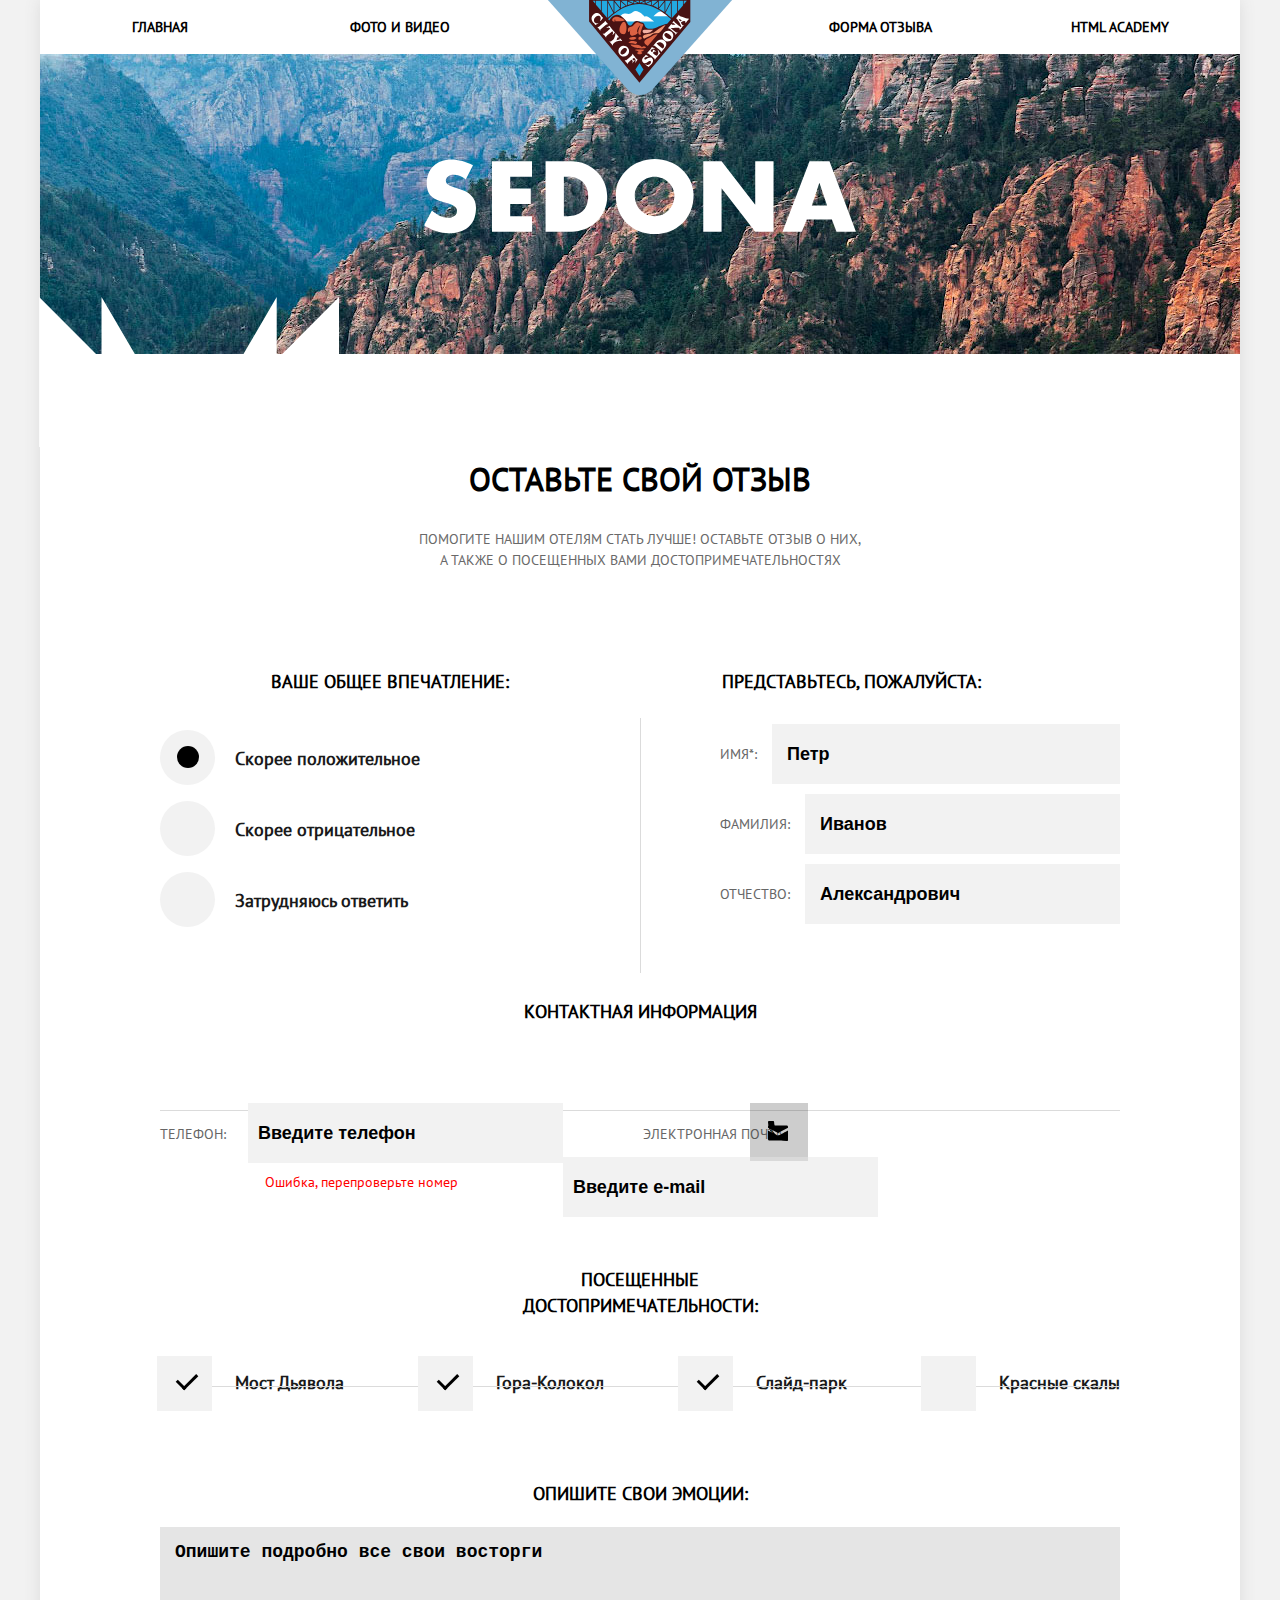
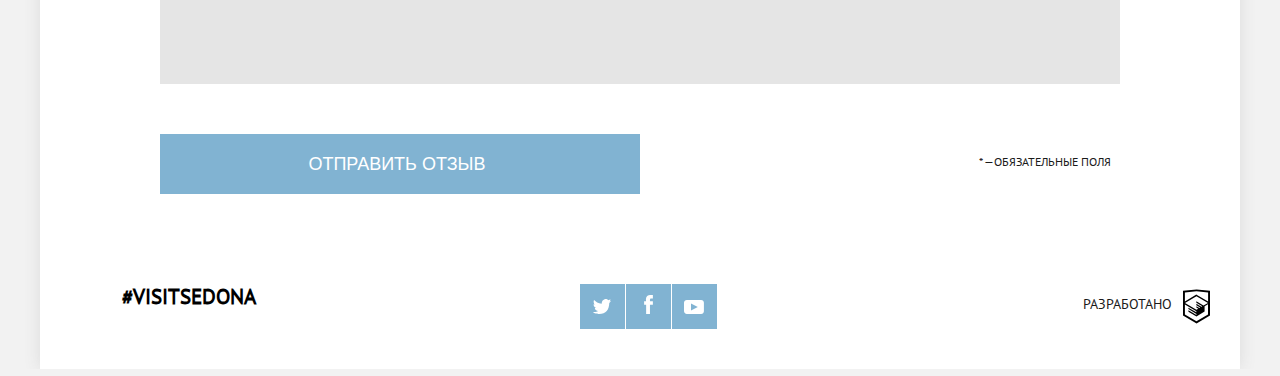
<file: form.html>
<!DOCTYPE html>
<html class="no-js" lang="ru">

<head>
  <meta charset="utf-8">
  <title>SEDONA</title>
  <meta name="description" content="">

  <meta name="viewport" content="width=device-width, initial-scale=1">

  <link href="css/style.min.css" rel="stylesheet" media="screen">

  <script>
    // Маркер работающего javascript
    document.documentElement.className = document.documentElement.className.replace('no-js', 'js');
  </script>



</head>

<body>
  <div class="body-wrapper">

  <div class="main-nav main-nav--nojs">
    <ul class="main-nav__list">
      <li class="main-nav__item main-nav__close main-nav__open opened">
        <a href="index.html" class="main-nav__link">Главная</a>
        <button class="main-nav__toggle-close" type="button">Закрыть меню
        </button>
      </li>
      <li class="main-nav__item main-nav__close main-nav__open opened">
        <a href="photo.html" class="main-nav__link">Фото и видео</a>
      </li>
      <li class="main-nav__item main-nav__close main-nav__open opened">
        <a href="form.html" class="main-nav__link">Форма отзыва</a>
      </li>
      <li class="main-nav__item main-nav__close main-nav__open opened">
        <a href="" class="main-nav__link">HTML Academy</a>
      </li>
      <li class="main-nav__item main-nav__logo">
        <a href="index.html">
          <picture>
            <source media="(min-width: 1200px)" srcset="img/logotype-desktop.svg">
            <source media="(min-width: 768px)" srcset="img/logotype-tablet.svg">
            <img src="img/logotype-mobile.svg" alt="logo-SEDONA">
          </picture>
        </a>
        <button class="main-nav__toggle-open" type="button">Открыть меню</button>
      </li>
    </ul>
  </div>

  <header class="page-header-photo">
    <div class="wrapper">
      <h1 class="visually-hidden">welcome to SEDONA</h1>
      <div class="page-header-photo__title">
        <a href="index.html">        
          <svg class="main-svg" version="1.1" id="Layer_1" xmlns="http://www.w3.org/2000/svg" xmlns:xlink="http://www.w3.org/1999/xlink" x="0px" y="0px"
  	 viewBox="0 0 459.8 350.1" style="enable-background:new 0 0 459.8 350.1;" xml:space="preserve">
          <style type="text/css">
          	.st0{fill:#766458;}
          	.st1{fill:#81B3D3;}
          	.st2{fill:#FFFFFF;}
          </style>
          <g>
          	<path class="st0" d="M165.4,70l-0.2,0.2c-1.4,1.5-3,2.2-4.5,2.2l2.8-4.9c1.8-3.1,0.1-6.1-2.7-6.1c-2.3,0-4.1,0.9-5.8,3.9l-1.5,2.6
  		l-1.2,2.1l-0.2,0.2c-2.2,2.5-4.3,4.5-5.6,4.5c-0.7,0-1-0.5-0.3-1.6l6.4-11.2h2.4l0.9-1.4h-2.5l2.8-4.9h-3l-2.8,4.9h-2.7l-0.9,1.4
  		h2.7l-6,10.4c-1.3,2.2-0.4,4.3,2,4.3c1.7,0,3.7-1.3,5.5-3.1c0,3.8,5.3,4.6,8.5,0.5h0.7c1.8,0,4.6-1.1,6.1-2.9
  		C166.3,70.6,165.8,70.2,165.4,70z M159,70.2h-0.1c-1,0-1.8,0.8-1.8,1.8c0,0.4,0.1,0.7,0.3,1l0,0.1c-1.4,2.4-4.8,2-3.1-1.2l2.3-3.9
  		l1.4-2.4c2.1-3.6,5-2.2,3.2,0.9L159,70.2z"/>
  	        <path class="st0" d="M206.9,70l-0.2,0.2c-2.2,2.5-4.9,4.5-7,4.5c-1.8,0-2.9-1.2-1.6-3.6l0.3-0.5c1.9,0.8,5.6,0.4,7.8-3.5l0.4-0.7
  		c1.6-2.8,0.1-4.8-2.4-4.8c-2.4,0-4.3,1.3-5.6,3.5l-2.9,5l-0.2,0.2c-2.2,2.5-4.3,4.5-5.6,4.5c-0.7,0-1-0.5-0.3-1.6l4.3-7.6
  		c1.3-2.3,0.1-3.9-1.6-3.9c-1.3,0-2.7,0.7-4.2,2.3l4.8-8.3h-3L181.6,70l-0.2,0.2c-2.2,2.5-4.3,4.5-5.6,4.5c-0.7,0-1-0.5-0.3-1.6
  		l6.4-11.2h2.4l0.9-1.4h-2.5l2.8-4.9h-3l-2.8,4.9H177l-0.9,1.4h2.7l-6,10.4c-1.3,2.2-0.4,4.3,2,4.3c1.2,0,2.5-0.6,3.8-1.6l-0.8,1.3
  		h3l4.5-7.9c4.6-5.8,6.6-5,5.4-2.8l-3.9,6.8c-1.3,2.2-0.4,4.3,2,4.3c1.8,0,3.8-1.4,5.6-3.2c0.1,1.9,1.7,3.2,4.1,3.2
  		c3.4,0,6.8-2.6,9.2-5.5C207.8,70.6,207.3,70.2,206.9,70z M201.2,65.8c1.7-3,4.8-2.5,3,0.6l-0.4,0.7c-1.4,2.4-3.4,2.4-4.5,2
  		L201.2,65.8z"/>
  	        <path class="st0" d="M316,70l-0.2,0.2c-1.1,1.3-2.4,2.4-3.6,3.3c1-2.9,0.7-7.2,2.6-11.1l-2.2-1.2c-1.2,1.7-3.9,5.6-6.7,8.8v0
  		l-0.2,0.2c-2.2,2.5-4.3,4.5-5.6,4.5c-0.7,0-1-0.5-0.3-1.6l6.4-11.2h-3l-5.3,9.3c-2.3,2.1-4,3.2-4.6,3c-0.7-0.3,0-1.4,0.4-2.1
  		l5.8-10.2h-3l-4.7,8.1l-0.2,0.2c-1.4,1.5-3,2.2-4.5,2.2l2.8-4.9c1.8-3.1,0.1-6.1-2.7-6.1c-2.3,0-4.1,0.9-5.8,3.9l-1.5,2.6l-1.2,2.1
  		l-0.2,0.2c-2.2,2.5-4.9,4.5-7,4.5c-1.8,0-2.9-1.2-1.6-3.6l0.3-0.5c1.9,0.8,5.6,0.4,7.8-3.5l0.4-0.7c1.6-2.8,0.1-4.8-2.4-4.8
  		c-2.4,0-4.3,1.3-5.6,3.5l-2.9,5l-0.2,0.2c-2.5,2.9-4.6,4.7-7,5.7l6.7-11.5h-1.8c0-1.2-1.3-2.9-3.1-2.9c-1.6,0-3.9,1.3-5.1,3.5
  		l-2.9,5c0,0,0,0,0,0l-0.2,0.2c-2.2,2.5-4.3,4.5-5.6,4.5c-0.7,0-1-0.5-0.3-1.6l3-5.2c1-1.8,0.5-2.9-0.4-4.1l-1.7-2
  		c-0.4-0.5-0.4-1.2,0.2-1.7l-1.6-1.7c-1.7,1.5-1.8,3.2-0.8,4.6l0.3,0.3c-1.3,1.9-3.1,4.4-5.1,6.7l0,0l-0.2,0.2
  		c-1.4,1.5-3,2.2-4.5,2.2l2.8-4.9c1.8-3.1,0.1-6.1-2.7-6.1c-2.3,0-4.1,0.9-5.8,3.9l-1.5,2.6l-1.2,2.1l-0.2,0.2
  		c-2.5,2.9-4.6,4.7-7,5.7l6.7-11.5h-1.8c0-1.2-1.3-2.9-3.1-2.9c-1.6,0-3.9,1.3-5.1,3.5l-4.2,7.3c-1.3,2.2-0.4,4.3,2,4.3
  		c0.8,0,1.8-0.4,2.9-1l-0.8,1.4c-4,1.2-6.6,2.9-6.6,5.1c0,2.9,4.4,3.5,6.6-0.2l2.3-3.9c2.4-0.7,4.7-2.2,7.2-4.5
  		c0,3.8,5.3,4.6,8.5,0.5h0.7c1.8,0,4.6-1.1,6.1-2.9l0,0c1.4-1.7,2.6-3.2,5-6.4l0.4,0.5c0.4,0.5,0.5,1.1,0.2,1.7l-3.2,5.5
  		c-1.3,2.2-0.4,4.3,2,4.3c1.5,0,3.2-1,4.8-2.4c0,1.4,0.9,2.4,2.6,2.4c0.8,0,1.8-0.4,2.9-1L257,77c-4,1.2-6.6,2.9-6.6,5.1
  		c0,2.9,4.4,3.5,6.6-0.2l2.3-3.9c2.4-0.8,4.8-2.2,7.3-4.6c0.1,1.9,1.6,3.2,4.1,3.2c2.4,0,4.9-1.4,6.9-3.2c-0.1,3.9,5.3,4.7,8.5,0.6
  		h0.7c0.9,0,2.2-0.3,3.3-0.9c-0.8,2.1-0.1,3.5,1.6,3.5c1.6,0,3.5-1.5,4.9-2.9c-0.3,1.6,0.7,2.9,2.6,2.9c2.5,0,5.3-2.6,7.8-5.5l0,0
  		c1.7-2,3.2-4.1,4.3-5.5c-1.2,3.1-0.5,8.7-3.4,8.7c-1,0-1.4-1.1-1.4-1.1l-1.9,1c0,0,0.5,2.4,3.3,2.4c0.3,0,0.5,0,0.8-0.1
  		c0,0,0.1,0,0.1,0c3.1-0.4,6.1-2.8,8.3-5.4C317,70.6,316.5,70.1,316,70z M273.1,65.8c1.7-3,4.8-2.5,3,0.6l-0.4,0.7
  		c-1.4,2.4-3.4,2.4-4.5,2L273.1,65.8z M215.9,81.4c-0.6,1.1-1.6,1-1.6,0.1c0-0.8,0.7-1.7,3-2.6L215.9,81.4z M217.3,74.7
  		c-0.7,0-1-0.5-0.3-1.6l4.2-7.3c1.6-2.8,4.8-2.1,3.3,0.6l-2.3,4C220.4,73.3,218.5,74.7,217.3,74.7z M235.7,70.2h-0.1
  		c-1,0-1.8,0.8-1.8,1.8c0,0.4,0.1,0.7,0.3,1l0,0.1c-1.4,2.4-4.8,2-3.1-1.2l2.3-3.9l1.4-2.4c2.1-3.6,5-2.2,3.2,0.9L235.7,70.2z
  		 M254.5,81.4c-0.6,1.1-1.6,1-1.6,0.1c0-0.8,0.7-1.7,3-2.6L254.5,81.4z M255.9,74.7c-0.7,0-1-0.5-0.3-1.6l4.2-7.3
  		c1.6-2.8,4.8-2.1,3.3,0.6l-2.3,4C259,73.3,257.1,74.7,255.9,74.7z M285.4,70.2h-0.1c-1,0-1.8,0.8-1.8,1.8c0,0.4,0.1,0.7,0.3,1
  		l0,0.1c-1.4,2.4-4.8,2-3.1-1.2L283,68l1.4-2.4c2.1-3.6,5-2.2,3.2,0.9L285.4,70.2z"/>
          </g>
          <rect x="101.4" y="66.8" class="st0" width="28.9" height="2"/>
          <rect x="328.4" y="66.8" class="st0" width="28.9" height="2"/>
          <g>
          	<path class="st1" d="M163.2,0h7.7l-1.2,44.9h-14.5l-2-18.5l-2,18.5h-14.6L135.5,0h7.6l0.6,37.2h0.8L149.4,0h7.6l4.9,37.2h0.8
  		L163.2,0z"/>
          	<path class="st1" d="M195,37.2v7.8h-20.9V0H195v7.7h-13.3v10.8h10.6v7.7h-10.6v10.9H195z"/>
          	<path class="st1" d="M216.4,37.2v7.8h-18.3V0h7.6v37.2H216.4z"/>
          	<path class="st1" d="M232.6,28.4l7.7-1.8v13.6c0,2.6-2.2,4.7-4.7,4.7h-11.5c-2.6,0-4.7-2.2-4.7-4.7V4.7c0-2.6,2.1-4.7,4.7-4.7h11.5
  		c2.5,0,4.7,2.1,4.7,4.7v9.1l-7.7,1.8v-8h-5.5v29.5h5.5L232.6,28.4L232.6,28.4z"/>
          	<path class="st1" d="M261.1,0c2.5,0,4.7,2.1,4.7,4.7v35.4c0,2.6-2.2,4.7-4.7,4.7h-11.5c-2.6,0-4.7-2.2-4.7-4.7V4.7
  		c0-2.6,2.1-4.7,4.7-4.7H261.1z M258.1,7.7h-5.5v29.5h5.5V7.7z"/>
          	<path class="st1" d="M290.8,0h7.6v44.9h-7.6V22.8l-3.1,11.4h-7.5l-3-11.4v22.1h-7.6V0h7.6l6.8,21.7L290.8,0z"/>
          	<path class="st1" d="M323.1,37.2v7.8h-20.9V0h20.9v7.7h-13.3v10.8h10.6v7.7h-10.6v10.9H323.1z"/>
          </g>
          <g>
          	<path class="st2" d="M44.5,157.6c-3.6-3-8.1-5-12.9-5c-3.6,0-8.3,2.1-8.3,6.3c0,4.4,5.3,6.1,8.6,7.1l5,1.5
  		c10.4,3.1,18.5,8.3,18.5,20.4c0,7.4-1.8,15.1-7.7,20.1c-5.9,5-13.7,7-21.2,7c-9.4,0-18.7-3.2-26.3-8.5L8.3,191
  		c4.9,4.3,10.6,7.7,17.3,7.7c4.6,0,9.4-2.3,9.4-7.5c0-5.5-7.6-7.3-11.8-8.5C11,179.1,3,176,3,161.5c0-15.2,10.8-25.1,25.8-25.1
  		c7.5,0,16.8,2.4,23.4,6.2L44.5,157.6z"/>
          	<path class="st2" d="M91.8,154.8v12.5h21.9v16.5H91.8v12.9H115v16.5H72.4v-74.8H115v16.5L91.8,154.8L91.8,154.8z"/>
          	<path class="st2" d="M129.4,138.4H157c20.8,0,38,16.4,38,37.4c0,21-17.3,37.4-38,37.4h-27.6V138.4z M148.9,196.7h4.4
  		c11.6,0,21.5-6.4,21.5-20.9c0-13.4-8.8-20.9-21.3-20.9h-4.6V196.7z"/>
          	<path class="st2" d="M286.9,174.4c0,24.2-17.4,41.3-41.4,41.3c-24,0-41.4-17.1-41.4-41.3c0-22.6,19.9-38.5,41.4-38.5
  		C267,135.9,286.9,151.8,286.9,174.4z M224.3,174.5c0,12.9,9.5,22.3,21.1,22.3c11.6,0,21.1-9.4,21.1-22.3c0-10.3-9.5-19.8-21.1-19.8
  		C233.9,154.7,224.3,164.2,224.3,174.5z"/>
          	<path class="st2" d="M297.2,138.4h19.5l35.6,45.8h0.2v-45.8H372v74.8h-19.5l-35.6-45.9h-0.2v45.9h-19.5V138.4z"/>
          	<path class="st2" d="M407.3,200.2l-5.2,13h-20.6l28.8-74.8h21.2l28.2,74.8H439l-4.9-13H407.3z M420.9,161.5h-0.2l-8,23.8h16.2
  		L420.9,161.5z"/>
          </g>
          <g>
          	<path class="st2" d="M108.1,287.7c7.7-2.6,8.2-12.2,0.7-12.2c-2.1,0-4.6,1.5-6.3,4.4l-10.2,17.7c-0.5,0.8-0.9,1.5-1.5,2.2
  		c-2.6-3.6-1.9-9,1.8-11.4l-1.5-1.9c-8,5.1-5.6,19.7,7.7,19.7C110.1,306.2,115.4,292.6,108.1,287.7z M98.7,303.3
  		c-2.3,0-4-0.5-5.5-1.3c0.7-0.8,1.3-1.7,1.9-2.7l6.4-11.1l1,0.1C111.4,290.2,107.9,303.3,98.7,303.3z M102.8,286l3.1-5.3
  		c2.8-4.8,6.3-2,4.4,1.6C108.8,285.1,106.7,285.9,102.8,286z"/>
  	        <path class="st2" d="M140.2,300c-0.6,2.2,0.6,4.1,3.1,4.1c1.5,0,3.4-1,5.3-2.5c0.2,1.5,1.4,2.5,3.3,2.5c2,0,4.2-1.4,6.4-3.4
  		c-0.4,2,0.5,3.4,2.4,3.4c2.1,0,4.4-1.9,6.2-3.6c-0.4,2,0.8,3.6,3.2,3.6c3.1,0,6.7-3.4,9.9-7c0-0.1-0.1-0.1-0.1-0.2
  		c2.1-2.4,3.9-5,5.3-6.8c-1.5,3.9-0.7,11-4.3,11c-1.3,0-1.8-1.4-1.8-1.4l-2.4,1.2c0,0,0.7,3.1,4.2,3.1c0.4,0,0.7,0,1.1-0.1
  		c0,0,0.1,0,0.1,0c2.8-0.4,5.5-2.1,7.9-4.2c0.1,2.5,2,4.3,5.1,4.3c4.3,0,8.6-3.4,11.7-7c-0.3-0.5-0.9-1.1-1.4-1.3l-0.3,0.3
  		c-2.7,3.2-6.2,5.7-8.9,5.7c-2.3,0-3.7-1.5-2-4.5l0.4-0.7c2.4,1,7,0.5,9.9-4.4l0.5-0.9c2-3.5,0.1-6.1-3-6.1c-3.1,0-5.5,1.6-7.1,4.4
  		l-3.7,6.3c0,0-0.1,0-0.1,0l-0.3,0.3c-1.4,1.6-3.1,3.1-4.6,4.1c1.2-3.6,0.9-9.2,3.3-14l-2.8-1.5c-1.6,2.2-5,7.1-8.4,11.1
  		c0,0,0.1,0.1,0.1,0.1l-0.1,0.2c-2.7,3.2-5.4,5.7-7.1,5.7c-0.8,0-1.3-0.6-0.4-2.1l8.1-14.2h-3.8l-6.7,11.8c-2.9,2.6-5.1,4.1-5.8,3.8
  		c-0.9-0.4,0-1.8,0.5-2.6l7.4-12.9h-3.8l-6,10.4c-0.1-0.1-0.2-0.1-0.3-0.2l-0.3,0.3c-2.7,3.2-5.4,5.7-7.1,5.7
  		c-0.8,0-1.3-0.6-0.4-2.1l6.1-10.7h-2.2c0.1-1.6-1.5-3.8-4-3.8c-2,0-4.9,1.6-6.5,4.4l-3.8,6.6c-0.2-0.2-0.4-0.3-0.6-0.4l-0.3,0.3
  		c-2.7,3.2-6.2,5.7-8.9,5.7c-2.3,0-3.7-1.5-2-4.5l3.9-6.8c2.2-3.8,6.1-3.1,3.8,0.8l-0.5,0.9h3.1l0.5-0.9c2-3.5,0.1-6.1-3-6.1
  		c-3.1,0-5.5,1.6-7.1,4.4l-3.8,6.5c-0.1-0.1-0.2-0.1-0.3-0.2l-0.3,0.3c-2.7,3.2-6.2,5.7-8.9,5.7c-2.3,0-3.7-1.5-2-4.5l0.4-0.7
  		c2.4,1,7,0.5,9.9-4.4l0.5-0.9c2-3.5,0.1-6.1-3-6.1c-3.1,0-5.5,1.6-7.1,4.4l-4,6.8c-2.4,4-0.3,7.8,4.2,7.8c3.3,0,6.7-2,9.4-4.6
  		c-0.1,2.6,1.9,4.6,5.1,4.6C134.4,304.1,137.5,302.3,140.2,300z M198.2,290.4c2.2-3.8,6.1-3.1,3.8,0.8l-0.5,0.9
  		c-1.8,3.1-4.3,3-5.7,2.5L198.2,290.4z M144,299.7l5.3-9.2c2-3.5,6.1-2.6,4.2,0.8l-3,5.2c-2.3,3.6-4.6,5.3-6.1,5.3
  		C143.6,301.7,143.1,301.2,144,299.7z M119.8,290.4c2.2-3.8,6.1-3.1,3.8,0.8l-0.5,0.9c-1.8,3.1-4.3,3-5.7,2.5L119.8,290.4z"/>
  	        <path class="st2" d="M248.4,304.1c4.3,0,8.6-3.4,11.7-7c-0.3-0.5-0.9-1.1-1.4-1.3l-0.3,0.3c-2.7,3.2-6.2,5.7-8.9,5.7
  		c-2.3,0-3.7-1.5-2-4.5l0.4-0.7c2.4,1,7,0.5,9.9-4.4l0.5-0.9c2-3.5,0.1-6.1-3-6.1c-3.1,0-5.5,1.6-7.1,4.4l-3.7,6.3
  		c0,0-0.1,0-0.1-0.1l-0.3,0.3c-2.7,3.2-5.4,5.7-7.1,5.7c-0.8,0-1.3-0.6-0.4-2.1l5.5-9.6c1.6-2.9,0.1-5-2-5c-1.6,0-3.4,0.9-5.3,2.9
  		l6.1-10.5H237L226.3,296c-0.1-0.1-0.3-0.2-0.4-0.3l-0.3,0.3c-2.7,3.2-5.4,5.7-7.1,5.7c-0.8,0-1.3-0.6-0.4-2.1l8.1-14.2h3.1l1.1-1.8
  		h-3.1l3.6-6.2h-3.8l-3.6,6.2h-3.4l-1.1,1.8h3.5l-7.6,13.2c-1.6,2.8-0.5,5.4,2.6,5.4c1.9,0,3.9-1.2,6-3l-1.5,2.6h3.8l5.8-10
  		c5.8-7.3,8.4-6.4,6.8-3.6l-4.9,8.6c-1.6,2.8-0.5,5.4,2.6,5.4c2.3,0,4.9-1.8,7.3-4.2C243.4,302.3,245.3,304.1,248.4,304.1z
  		 M251.5,290.4c2.2-3.8,6.1-3.1,3.8,0.8l-0.5,0.9c-1.8,3.1-4.3,3-5.7,2.5L251.5,290.4z"/>
  	        <path class="st2" d="M363.4,295.8l-0.3,0.3c-2.7,3.2-5.4,5.7-7.1,5.7c-0.8,0-1.3-0.6-0.4-2.1l12.8-22.2h-3.8l-5.6,9.6
  		c-0.7-1.1-1.9-2-3.5-2c-2,0-4.9,1.6-6.5,4.4l-3.7,6.4c-0.1,0-0.2-0.1-0.2-0.1l-0.3,0.3c-2.7,3.2-5.4,5.7-7.1,5.7
  		c-0.8,0-1.3-0.6-0.4-2.1l5.5-9.6c1.6-2.9,0.1-5-2-5c-1.6,0-3.4,0.9-5.3,2.8l1.4-2.5h-3.8l-6.1,10.5c-0.1-0.1-0.2-0.2-0.4-0.2
  		l-0.3,0.3c-2.7,3.2-5.4,5.7-7.1,5.7c-0.8,0-1.3-0.6-0.4-2.1l6.1-10.7H323c0.1-1.6-1.5-3.8-4-3.8c-2,0-4.9,1.6-6.5,4.4l-3.7,6.3
  		l-0.2,0.2c-2.7,3.2-5.4,5.7-7.1,5.7c-0.8,0-1.3-0.6-0.4-2.1l3.8-6.6c1.3-2.3,0.7-3.6-0.5-5.1l-2.1-2.6c-0.5-0.7-0.5-1.5,0.2-2.2
  		l-2-2.2c-2.2,1.9-2.3,4.1-1,5.8l0.3,0.4c-1.7,2.4-3.9,5.6-6.4,8.5c0.1,0.1,0.2,0.2,0.3,0.3c-3.1,3.6-5.8,5.9-8.8,7.2l4.8-8.2H286
  		l-0.4,0.7c-2,3.5-4.3,6.1-7.3,6.1c-2.6,0-3.1-2.6-0.8-6.5l1.1-1.9c0.7,0.1,1.4,0.2,2.2,0.2c13.5,0,20-18.1,8.1-18.1
  		c-2.1,0-4.6,1.5-6.3,4.4l-5.9,10.2c-2.2-1.2-3.4-3.3-3.4-5.4c0-1.8,0.8-3.5,2.4-4.8l-1.2-2.2c-2.7,1.9-3.9,4.5-3.9,7.1
  		c0,3,1.7,5.9,4.8,7.5l-1.1,2c-2.7,4.6-2.2,9.7,3.2,9.7c1.6,0,3-0.5,4.1-1.2l-1,1.7c-5.1,1.6-8.3,3.6-8.3,6.5c0,3.6,5.6,4.4,8.3-0.3
  		l2.9-5c3.9-1.2,7.8-3.9,12-8.8c-0.1-0.1-0.1-0.2-0.2-0.4c1.7-2,3.1-3.9,6-7.8l0.5,0.6c0.5,0.6,0.7,1.4,0.2,2.2l-4,7
  		c-1.6,2.8-0.5,5.4,2.6,5.4c1.9,0,4-1.2,6-3c0,1.7,1.1,3,3.3,3c1.5,0,3.4-1,5.3-2.5c0.2,1.5,1.4,2.5,3.3,2.5c1.8,0,3.8-1.1,5.7-2.8
  		l-1.4,2.4h3.8l5.8-10.1c5.8-7.3,8.4-6.3,6.7-3.5l-4.9,8.6c-1.6,2.8-0.5,5.4,2.6,5.4c2,0,4.2-1.4,6.4-3.3c-0.2,1.9,1,3.3,3.3,3.3
  		c1.5,0,3.4-1,5.3-2.5c0.2,1.5,1.4,2.5,3.3,2.5c3.1,0,6.7-3.4,9.9-7C364.6,296.6,363.9,296,363.4,295.8z M285.5,281.6
  		c1.1-1.9,2.4-2.8,3.4-2.8c6,0,1.8,12.3-8.1,12.3H280L285.5,281.6z M277.4,310.2c-0.8,1.4-2.1,1.2-2.1,0.2c0-1,0.9-2.1,3.8-3.2
  		L277.4,310.2z M317.1,296.4c-2.3,3.6-4.6,5.3-6.1,5.3c-0.8,0-1.3-0.6-0.4-2.1l5.3-9.2c2-3.5,6.1-2.6,4.2,0.8L317.1,296.4z
  		 M353.8,296.2c-2.3,3.8-4.6,5.5-6.2,5.5c-0.8,0-1.3-0.6-0.4-2.1l5.3-9.2c2-3.5,6.1-2.6,4.2,0.8h0L353.8,296.2z"/>
  	        <path class="st2" d="M236.7,331.8l-0.3,0.3c-2.7,3.2-5.4,5.7-7.1,5.7c-0.8,0-1.3-0.6-0.4-2.1l5.5-9.6c1.6-2.9,0.1-5-2-5
  		c-1.6,0-3.4,0.9-5.3,2.8l1.4-2.5h-3.8l-6.1,10.6c-0.2-0.1-0.3-0.2-0.5-0.3l-0.3,0.3c-1.7,1.9-3.8,2.8-5.7,2.8l3.6-6.2
  		c2.3-4,0.2-7.7-3.4-7.7c-2.9,0-5.2,1.2-7.4,5l-1.9,3.2l-1.6,2.8c-0.1-0.1-0.2-0.1-0.3-0.2l-0.3,0.3c-3.1,3.6-5.8,5.9-8.8,7.2
  		l10.4-17.8h-3.8l-6.7,11.7c-2.9,2.7-5.2,4.2-5.9,3.9c-0.9-0.4,0-1.8,0.5-2.6l7.4-12.9h-3.8l-6.1,10.5c-0.1-0.1-0.2-0.1-0.3-0.2
  		l-0.3,0.3c-2.7,3.2-5.4,5.7-7.1,5.7c-0.8,0-1.3-0.6-0.4-2.1l5.5-9.6c1.6-2.9,0.1-5-2-5c-1.6,0-3.4,0.9-5.3,2.8l1.4-2.5h-3.8
  		l-6.1,10.5c-0.1-0.1-0.2-0.2-0.4-0.2l-0.3,0.3c-2.7,3.2-5.4,5.7-7.1,5.7c-0.8,0-1.3-0.6-0.4-2.1l6.1-10.7h-2.2
  		c0.1-1.6-1.5-3.8-4-3.8c-2,0-4.9,1.6-6.5,4.4l-3.9,6.8c-0.3-0.2-0.6-0.4-0.8-0.5l-0.3,0.3c-2.7,3.2-6.1,5.7-9.8,5.7
  		c-2.6,0-4.2-2.6-1.9-6.5l1.1-1.9c0.7,0.1,1.4,0.2,2.2,0.2c4,0,8.6-2.1,11.6-7.3c1.1-1.9,1.5-3.6,1.5-5.1c0-3.4-2.2-5.7-5-5.7
  		c-2.1,0-4.6,1.5-6.3,4.4l-5.9,10.2c-2.2-1.2-3.4-3.3-3.4-5.4c0-1.8,0.8-3.5,2.4-4.8l-1.2-2.2c-2.7,1.9-3.9,4.5-3.9,7.1
  		c0,3,1.7,5.9,4.8,7.5l-1.1,2c-2.7,4.6-1.1,9.7,4.3,9.7c4.2,0,7.4-1.9,10-4.4c-0.8,2.4,0.4,4.4,3.1,4.4c1.5,0,3.4-1,5.3-2.5
  		c0.2,1.5,1.4,2.5,3.3,2.5c1.8,0,3.8-1.1,5.7-2.8l-1.4,2.4h3.8l5.8-10.1c5.8-7.3,8.4-6.3,6.7-3.5l-4.9,8.6c-1.6,2.8-0.5,5.4,2.6,5.4
  		c2,0,4.3-1.4,6.5-3.4c-0.5,2.1,0.5,3.4,2.4,3.4c1.8,0,3.9-1.5,5.6-3.1l-2.1,3.6c-5.1,1.5-8.4,3.6-8.4,6.5c0,3.6,5.6,4.4,8.3-0.3
  		l2.9-5c3.2-1,6.3-3,9.6-6.2c-0.5,5.3,6.5,6.5,10.8,1.1h0.8c1.4,0,3.3-0.5,5-1.5l-2.5,4.4h3.8l5.8-10.1c5.8-7.3,8.4-6.3,6.7-3.5
  		l-4.9,8.6c-1.6,2.8-0.5,5.4,2.6,5.4c3.1,0,6.7-3.4,9.9-7C237.9,332.6,237.2,332,236.7,331.8z M142.3,317.6c1.1-1.9,2.4-2.8,3.4-2.8
  		c1.4,0,2.1,0.9,2.1,2.3c0,3.5-4.3,9.9-10.2,9.9h-0.8L142.3,317.6z M155.7,332.4c-2.3,3.6-4.6,5.3-6.1,5.3c-0.8,0-1.3-0.6-0.4-2.1
  		l5.3-9.2c2-3.5,6.1-2.6,4.2,0.8L155.7,332.4z M184.5,346.2c-0.8,1.4-2.1,1.2-2.1,0.2c0-1,0.9-2.1,3.8-3.2L184.5,346.2z M210.1,332
  		h-0.2c-1.2,0-2.2,1-2.2,2.3c0,0.5,0.1,0.9,0.4,1.3l0,0.1c-1.8,3.1-6.1,2.5-3.9-1.5l2.9-5l1.8-3.1c2.7-4.5,6.3-2.7,4,1.2L210.1,332z
  		"/>
  	        <path class="st2" d="M324.6,333.1c-0.2-0.6-0.9-1.2-1.4-1.3l-0.3,0.3c-1.4,1.6-3.1,3.1-4.6,4.1c1.2-3.6,0.9-9.2,3.3-14l-2.8-1.5
  		c-1.6,2.2-5,7.1-8.4,11.1c0,0,0,0,0,0c0,0,0,0,0,0l-0.3,0.3c-2.7,3.2-5.4,5.7-7.1,5.7c-0.8,0-1.6-0.8-1.6-2.6v-1.6
  		c2.7,0.3,5.5-1.4,7.3-4.5l1-1.8c3.5-6.1-2.2-8.1-6.1-4.5l5.4-9.4h-3.8l-10.8,18.8c-0.2-0.2-0.5-0.4-0.7-0.5l-0.3,0.3
  		c-2.7,3.2-6.2,5.7-8.9,5.7c-2.3,0-3.7-1.5-2-4.5l3.9-6.8c2.2-3.8,6.1-3.1,3.8,0.8l-0.5,0.9h3.1l0.5-0.9c2-3.5,0.1-6.1-3-6.1
  		c-3.1,0-5.5,1.6-7.1,4.4l-3.7,6.4c-0.1,0-0.2-0.1-0.2-0.1l-0.3,0.3c-2.7,3.2-5.4,5.7-7.1,5.7c-0.8,0-1.3-0.6-0.4-2.1l8.1-14.2h-3.8
  		l-6.7,11.8c-2.9,2.6-5.1,4.1-5.8,3.8c-0.9-0.4,0-1.8,0.5-2.6l7.4-12.9h-3.8l-7.4,12.7c-0.8,0.7-1.7,1.4-2.4,2
  		c1.2-3.6,0.9-9.2,3.3-14l-2.8-1.5c-1.6,2.2-10.3,13.8-13.8,17.8c0.3,0.5,0.9,0.9,1.4,1.3c2.2-2.5,9.4-11.8,10.7-13.6
  		c-1.5,3.9-0.7,11-4.3,11c-1.3,0-1.8-1.4-1.8-1.4l-2.4,1.2c0,0,0.7,3.1,4.2,3.1c0.4,0,0.7,0,1.1-0.1c0,0,0.1,0,0.1,0
  		c1.9-0.3,3.8-1.1,5.6-2.4c0,1.5,0.9,2.5,2.5,2.5c2.1,0,4.4-1.9,6.2-3.6c-0.4,2,0.8,3.6,3.2,3.6c2.4,0,5-1.9,7.5-4.4
  		c0,2.5,2,4.4,5.1,4.4c3.1,0,6.1-1.7,8.8-4l-2.1,3.7h3.8l4.3-7.5v3c0,3.2,0.6,4.9,3.7,4.9c3.1,0,6.7-3.4,9.9-7c0,0,0,0,0,0
  		c0,0,0,0,0,0c2.2-2.5,4-5.1,5.4-6.9c-1.5,3.9-0.7,11-4.3,11c-1.3,0-1.8-1.4-1.8-1.4l-2.4,1.2c0,0,0.7,3.1,4.2,3.1
  		c0.4,0,0.7,0,1.1-0.1c0,0,0.1,0,0.1,0C317.9,339.5,321.8,336.4,324.6,333.1z M299.4,330.1l1.1-1.9c4.4-6.1,7.4-4.4,6-2.1l-1.8,3.1
  		C303.6,331.2,300.3,332.6,299.4,330.1z"/>
  	        <path class="st2" d="M324.5,335.7c-1.2,0-2.2,1-2.2,2.2c0,1.2,0.9,2.2,2.2,2.2c1.2,0,2.2-0.9,2.2-2.2
  		C326.7,336.7,325.7,335.7,324.5,335.7z"/>
  	        <polygon class="st2" points="324.7,334.2 328.5,334.2 340.4,313.5 336.6,313.5 	"/>
          </g>
          <g>
          	<path class="st2" d="M80.4,277.6c0,0.3-0.1,0.6-0.2,0.9c-0.1,0.3-0.3,0.6-0.5,0.8c-0.2,0.2-0.5,0.4-0.8,0.6
  		c-0.3,0.1-0.7,0.2-1.1,0.2c-0.5,0-0.9-0.1-1.3-0.3c-0.4-0.2-0.8-0.4-1.1-0.7c-0.3-0.3-0.4-0.6-0.6-1c-0.1-0.4-0.2-0.8-0.2-1.3
  		c0-0.9,0.2-1.6,0.5-2.4c0.3-0.7,0.7-1.4,1.3-1.9c0.2-0.2,0.5-0.5,0.8-0.7c0.3-0.2,0.6-0.4,0.9-0.5c0.3-0.1,0.5-0.3,0.7-0.4
  		c0.2-0.1,0.3-0.1,0.4-0.2l1.4,2c-0.2,0.1-0.5,0.2-0.8,0.4c-0.3,0.1-0.6,0.3-0.9,0.5c-0.3,0.2-0.5,0.5-0.7,0.8
  		c-0.2,0.3-0.3,0.6-0.3,1c0.7,0,1.2,0.2,1.7,0.6C80.2,276.3,80.4,276.9,80.4,277.6z M88.3,277.6c0,0.3-0.1,0.6-0.2,0.9
  		c-0.1,0.3-0.3,0.6-0.5,0.8c-0.2,0.2-0.5,0.4-0.8,0.6c-0.3,0.1-0.7,0.2-1.1,0.2c-0.5,0-0.9-0.1-1.3-0.3c-0.4-0.2-0.8-0.4-1.1-0.7
  		c-0.2-0.3-0.4-0.6-0.6-1c-0.1-0.4-0.2-0.8-0.2-1.3c0-0.9,0.2-1.6,0.5-2.4c0.3-0.7,0.7-1.4,1.3-1.9c0.2-0.2,0.5-0.5,0.8-0.7
  		c0.3-0.2,0.6-0.4,0.9-0.5c0.3-0.1,0.5-0.3,0.7-0.4c0.2-0.1,0.3-0.1,0.4-0.2l1.4,2c-0.2,0.1-0.5,0.2-0.8,0.4
  		c-0.3,0.1-0.6,0.3-0.9,0.5c-0.3,0.2-0.5,0.5-0.7,0.8c-0.2,0.3-0.3,0.6-0.3,1c0.7,0,1.2,0.2,1.7,0.6C88,276.3,88.3,276.9,88.3,277.6
  		z"/>
          </g>
          <g>
          	<path class="st2" d="M353.4,336.5c0-0.3,0.1-0.6,0.2-0.9c0.1-0.3,0.3-0.6,0.5-0.8c0.2-0.2,0.5-0.4,0.8-0.6c0.3-0.1,0.7-0.2,1.1-0.2
  		c0.5,0,0.9,0.1,1.3,0.3c0.4,0.2,0.8,0.4,1.1,0.7c0.3,0.3,0.4,0.6,0.6,1c0.1,0.4,0.2,0.8,0.2,1.3c0,0.9-0.2,1.6-0.5,2.4
  		c-0.3,0.7-0.7,1.4-1.3,1.9c-0.2,0.2-0.5,0.5-0.8,0.7c-0.3,0.2-0.6,0.4-0.9,0.5c-0.3,0.1-0.5,0.3-0.7,0.4c-0.2,0.1-0.3,0.1-0.4,0.2
  		l-1.4-2c0.2-0.1,0.5-0.2,0.8-0.4c0.3-0.1,0.6-0.3,0.9-0.5c0.3-0.2,0.5-0.5,0.7-0.8c0.2-0.3,0.3-0.6,0.3-1c-0.7,0-1.2-0.2-1.7-0.6
  		C353.7,337.8,353.4,337.2,353.4,336.5z M345.6,336.5c0-0.3,0.1-0.6,0.2-0.9c0.1-0.3,0.3-0.6,0.5-0.8c0.2-0.2,0.5-0.4,0.8-0.6
  		c0.3-0.1,0.7-0.2,1.1-0.2c0.5,0,0.9,0.1,1.3,0.3c0.4,0.2,0.8,0.4,1.1,0.7c0.2,0.3,0.4,0.6,0.6,1c0.1,0.4,0.2,0.8,0.2,1.3
  		c0,0.9-0.2,1.6-0.5,2.4c-0.3,0.7-0.7,1.4-1.3,1.9c-0.2,0.2-0.5,0.5-0.8,0.7c-0.3,0.2-0.6,0.4-0.9,0.5c-0.3,0.1-0.5,0.3-0.7,0.4
  		c-0.2,0.1-0.3,0.1-0.4,0.2l-1.4-2c0.3-0.1,0.5-0.2,0.8-0.4c0.3-0.1,0.6-0.3,0.9-0.5c0.3-0.2,0.5-0.5,0.7-0.8c0.2-0.3,0.3-0.6,0.3-1
  		c-0.7,0-1.2-0.2-1.7-0.6C345.8,337.8,345.6,337.2,345.6,336.5z"/>
          </g>
          </svg>

          <svg class="photo-svg" version="1.1" id="Layer_1" xmlns="http://www.w3.org/2000/svg" xmlns:xlink="http://www.w3.org/1999/xlink" x="0px" y="0px"
  	 viewBox="0 0 459.8 79.8" style="enable-background:new 0 0 459.8 79.8;" xml:space="preserve">
          <g>
          	<path class="st0" fill="#FFFFFF" d="M44.5,21.7c-3.6-3-8.1-5-12.9-5c-3.6,0-8.3,2.1-8.3,6.3c0,4.4,5.3,6.1,8.6,7.1l5,1.5
  		c10.4,3.1,18.5,8.3,18.5,20.4c0,7.4-1.8,15.1-7.7,20.1c-5.9,5-13.7,7-21.2,7c-9.4,0-18.7-3.2-26.3-8.5l8.3-15.7
  		c4.9,4.3,10.6,7.7,17.3,7.7c4.6,0,9.4-2.3,9.4-7.5c0-5.5-7.6-7.3-11.8-8.5C11,43.3,3,40.1,3,25.6C3,10.4,13.8,0.5,28.8,0.5
  		c7.5,0,16.8,2.4,23.4,6.2L44.5,21.7z"/>
          	<path class="st0" fill="#FFFFFF" d="M91.8,19v12.5h21.9v16.5H91.8v12.9H115v16.5H72.4V2.5H115V19L91.8,19L91.8,19z"/>
          	<path class="st0" fill="#FFFFFF" d="M129.4,2.5H157c20.8,0,38,16.4,38,37.4c0,21-17.3,37.4-38,37.4h-27.6V2.5z M148.9,60.8h4.4
  		c11.6,0,21.5-6.4,21.5-20.9c0-13.4-8.8-20.9-21.3-20.9h-4.6V60.8z"/>
          	<path class="st0" fill="#FFFFFF" d="M286.9,38.5c0,24.2-17.4,41.3-41.4,41.3c-24,0-41.4-17.1-41.4-41.3c0-22.6,19.9-38.5,41.4-38.5
  		C267,0,286.9,15.9,286.9,38.5z M224.3,38.6c0,12.9,9.5,22.3,21.1,22.3c11.6,0,21.1-9.4,21.1-22.3c0-10.3-9.5-19.8-21.1-19.8
  		C233.9,18.9,224.3,28.3,224.3,38.6z"/>
          	<path class="st0" fill="#FFFFFF" d="M297.2,2.5h19.5l35.6,45.8h0.2V2.5H372v74.8h-19.5l-35.6-45.9h-0.2v45.9h-19.5V2.5z"/>
          	<path class="st0" fill="#FFFFFF" d="M407.3,64.3l-5.2,13h-20.6l28.8-74.8h21.2l28.2,74.8H439l-4.9-13H407.3z M420.9,25.6h-0.2l-8,23.8h16.2
  		L420.9,25.6z"/>
          </g>
          </svg>

        </a>
      </div>
    </div>
  </header>

  <section class="forms">
  	<h1 class="visually-hidden">Форма отзывов</h1>
  	<h2 class="forms__title">Оставьте свой отзыв</h2>
  	<p class="forms__review">Помогите нашим отелям стать лучше! Оставьте отзыв о них, а также о посещенных вами достопримечательностях</p>
  	<article>
  		<form action="" formmethod="post" class="form">
        <fieldset class="impression">
          <legend class="impression__legend">Ваше общее впечатление:</legend>
          <label class="impression__label" for="radio1">
            <input type="radio" name="impression" id="radio1" value="radio1" class="impression__radio" checked>
            <span class="impression__radio--check"></span>
            Скорее положительное
          </label>
          <label class="impression__label" for="radio2">
            <input type="radio" name="impression" id="radio2" value="radio2" class="impression__radio"> 
            <span class="impression__radio--check"></span>
            Скорее отрицательное
          </label>
          <label class="impression__label" for="radio3">
            <input type="radio" name="impression" id="radio3" value="radio3" class="impression__radio"> 
            <span class="impression__radio--check"></span>
            Затрудняюсь ответить
          </label>
        </fieldset>
        <fieldset class="names">
          <legend class="names__legend">Представьтесь, пожалуйста:</legend>
          <div class="names__input--flex">
            <label class="names__label" for="name">Имя*:
            </label>
            <input type="text" id="name" name="name" placeholder="Петр" class="names__input" required>
          </div>
          <div class="names__input--flex">
            <label class="names__label" for="surname">
            Фамилия:
            </label>
            <input type="text" id="surname" name="surname" placeholder="Иванов" class="names__input" required>
          </div>
          <div class="names__input--flex">
            <label class="names__label" for="patronymic">
            Отчество:
            </label>
            <input type="text" id="patronymic" name="patronymic" placeholder="Александрович" class="names__input">
          </div>
        </fieldset>
        <fieldset class="contacts">
          <legend class="contacts__legend">Контактная информация</legend>
          <label class="contacts__label" for=""><span>Контактный </span>телефон:
          </label>
            <input type="tel" name="tel" placeholder="Введите телефон" class="contacts__input contacts__tel" required>
            <span></span>
            <small class="error">Ошибка, перепроверьте номер</small>
          <label class="contacts__label contacts__label-post" for="">Электронная почта:
          </label>
            <input type="email" name="email" placeholder="Введите e-mail" class="contacts__input contacts__email" required>
          <span></span>
        </fieldset>
        <fieldset class="attraction">
          <legend class="attraction__legend">
          Посещенные достопримечательности:</legend>
          <div class="attraction__block">
            <label class="attraction__label" for="check1">
              <input type="checkbox" class="attraction__check" id="check1" name="check" checked>
              <span class="attraction__check--check"></span>
            Мост Дьявола
            </label>
            <label class="attraction__label" for="check2">
              <input type="checkbox" class="attraction__check" id="check2" name="check" checked>
              <span class="attraction__check--check"></span>
            Гора-Колокол
            </label>
            <label class="attraction__label" for="check3">
              <input type="checkbox" class="attraction__check" id="check3" name="check" checked>
              <span class="attraction__check--check"></span>
            Слайд-парк
            </label>
            <label class="attraction__label" for="check4">
              <input type="checkbox" class="attraction__check" id="check4" name="check" >
              <span class="attraction__check--check"></span>
            Красные скалы
            </label>
          </div>
        </fieldset>
        <fieldset class="emotion">
          <legend class="emotion__legend">Опишите свои эмоции:</legend>
          <textarea class="emotion__input" name="" id="" cols="25" rows="7" row="" placeholder="Опишите подробно все свои восторги"></textarea>
        </fieldset>
        <input type="submit" class="form__btn" value="Отправить отзыв">
        <small class="footnote">* &mdash;обязательные поля</small>   
      </form>
  	</article>
  </section>

  <footer class="page-footer">
  <div class="wrapper">
    <a href="" class="page-footer__visit">#visitSedona</a>
    <ul class="social">
    	<li class="social__item social__tw">
        <a href="">Twitter
          <svg version="1.1" id="Layer_1" xmlns="http://www.w3.org/2000/svg" xmlns:xlink="http://www.w3.org/1999/xlink" x="0px" y="0px" width="18" height="15"
          viewBox="0 0 17.5 14.7" style="enable-background:new 0 0 17.5 14.7;" xml:space="preserve">
            <g id="W6EeEF_1_">
            <g>
              <path class="st0" fill="FFFFFF" d="M11.3,0.2C13-0.3,14.4,0.4,15,1.3c0.7-0.2,1.4-0.5,2.1-0.7c0,0.8-0.5,1.5-0.9,1.7c0.7,0.2,1.3-0.5,1.3-0.5
              c-0.2,1-1,1.7-1.6,2c-0.2,6.6-3.3,11-10.4,10.8c-0.5,0,0.1,0-0.5,0c-0.4,0-4.3-0.4-5-1.8c2.3,0.2,4-0.4,4.8-1.1
              c-1-0.3-2.8-0.5-3.1-2.9C2.1,8.9,2.3,9,3,8.9C1.8,8.1,0.4,7.4,0.5,5.2c0.3,0.3,1.1,0.5,1.4,0.5c-0.7-0.2-2-3.3-0.9-4.8
              c1.9,1.8,3.8,3.5,7.4,3.7C8.5,2.3,9.5,0.8,11.3,0.2z"/>
            </g>
            </g>
          </svg>
        </a>
      </li>
    	<li class="social__item social__fb">
        <a href="">Facebook
          <svg version="1.1" id="Layer_1" xmlns="http://www.w3.org/2000/svg" xmlns:xlink="http://www.w3.org/1999/xlink" x="0px" y="0px" width="9" height="19"
          viewBox="0 0 8.7 18.9" style="enable-background:new 0 0 8.7 18.9;" xml:space="preserve">
            <path class="st0" fill="00FFFF" d="M6.3,3.4c0.8,0,1.6,0,2.4,0c0-1.1,0-2.2,0-3.4c-1,0-1.9,0-2.9,0C2.7,0.2,1.5,2.4,1.9,6.1H0v3.5h2
            c0,3.1,0,6.2,0,9.3c1.3,0,2.6,0,3.8,0c0-3.1,0-6.2,0-9.3h2.9V6.1H5.8C5.8,5.1,5.8,3.7,6.3,3.4z"/>
          </svg>
        </a>
      </li>
    	<li class="social__item social__yt">
        <a href="">Youtube
          <svg version="1.1" id="Layer_1" xmlns="http://www.w3.org/2000/svg" xmlns:xlink="http://www.w3.org/1999/xlink" x="0px" y="0px" width="20" height="14"
          viewBox="0 0 20 14" style="enable-background:new 0 0 20 14;" xml:space="preserve">
            <path class="st0" fill="ffffff" d="M17.1,0H2.8C1.3,0,0,1.3,0,2.8v8.3C0,12.7,1.3,14,2.8,14h14.3c1.6,0,2.8-1.3,2.8-2.8V2.8C20,1.3,18.7,0,17.1,0z
            M7,10.4V3.6L13.8,7L7,10.4z"/>
          </svg>
        </a>
      </li>
    </ul>
    <p class="page-footer__developed">Разработано&nbsp;
      <a href="">
        <svg version="1.1" id="Layer_1" xmlns="http://www.w3.org/2000/svg" xmlns:xlink="http://www.w3.org/1999/xlink" x="0px" y="0px" width="27" height="35"
        viewBox="0 0 26.9 34.1" style="enable-background:new 0 0 26.9 34.1;" xml:space="preserve">
          <path fill="ffffff" d="M13.6,0l-0.1,0L0,1.4v24.7l13.5,8l13.4-8l0,0V1.4L13.6,0z M25,12.1L13.5,5.3l0-0.1l-0.1,0l-0.1-0.1v0.1L1.9,12.1v-9
          l11.5-1.2L25,3.1L25,12.1L25,12.1z M13.4,6.8l11.5,6.7l-4.5,2.6l-7.1-4.2l0,1.4l5.9,3.5l-0.9,0.5l-5-3l0,1.4l3.8,2.3l-0.8,0.5
          l-3-1.8l0,1.4l1.9,1.1l-1.8,1.1L2,13.6L13.4,6.8z M1.9,15.1l11.4,6.8l0,1l-7.9-4.7l0,1.4l8,4.8l0,1.1l-8-4.7l0,1.4l8,4.8l0,0
          l8.1-4.9l0-5.2l3.4-2v10l-11.5,6.9L1.9,25V15.1z"/>
        </svg>
      </a>
    </p>
  </div>	
  </footer>

  </div>

  <script src="http://ajax.googleapis.com/ajax/libs/jquery/3.1.1/jquery.min.js"></script>
  <script>window.jQuery || document.write('<script src="js/jquery.3.1.1.min.js"><\/script>')</script>
  <script src="js/script.min.js"></script>


  <script>
    var navMain = document.querySelector('.main-nav');
    var openToggle = document.querySelector('.main-nav__toggle-open');
    var closeToggle = document.querySelector('.main-nav__toggle-close');
    var navItem = document.querySelectorAll('.main-nav__close');
    var openedItem = document.querySelectorAll('.main-nav__open');
    

      navMain.classList.remove('main-nav--nojs');

      for (navItem of openedItem) {
        navItem.classList.remove('opened');
      }

      for (navItem of openedItem) {
        navItem.classList.add('closed');
      }

    openToggle.addEventListener('click', function() {
      for (navItem of openedItem) {
        navItem.classList.remove('closed');
        navItem.classList.add('opened');
      }
    });

    
    closeToggle.addEventListener('click', function() {
      for (navItem of openedItem) {
        navItem.classList.remove('opened');
        navItem.classList.add('closed');
      }
    });
  </script>
</body>
</html>
</file>
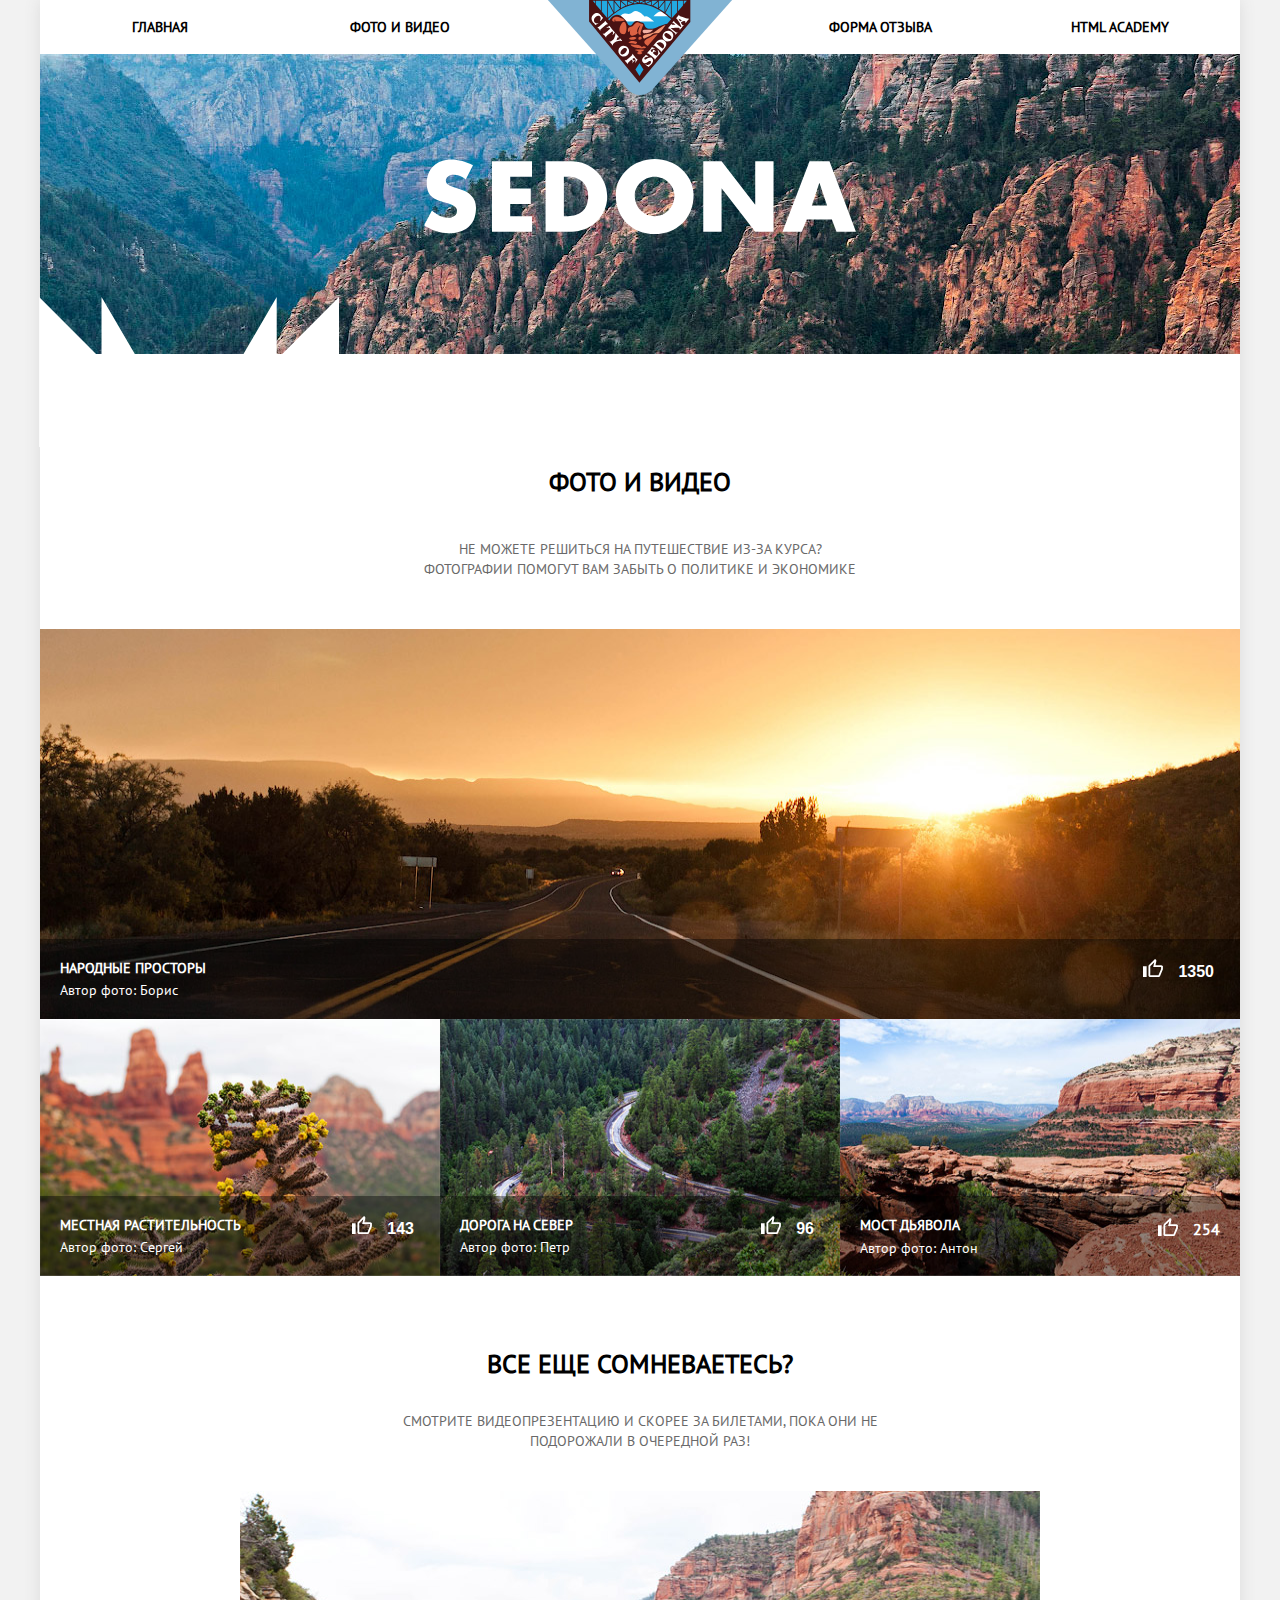
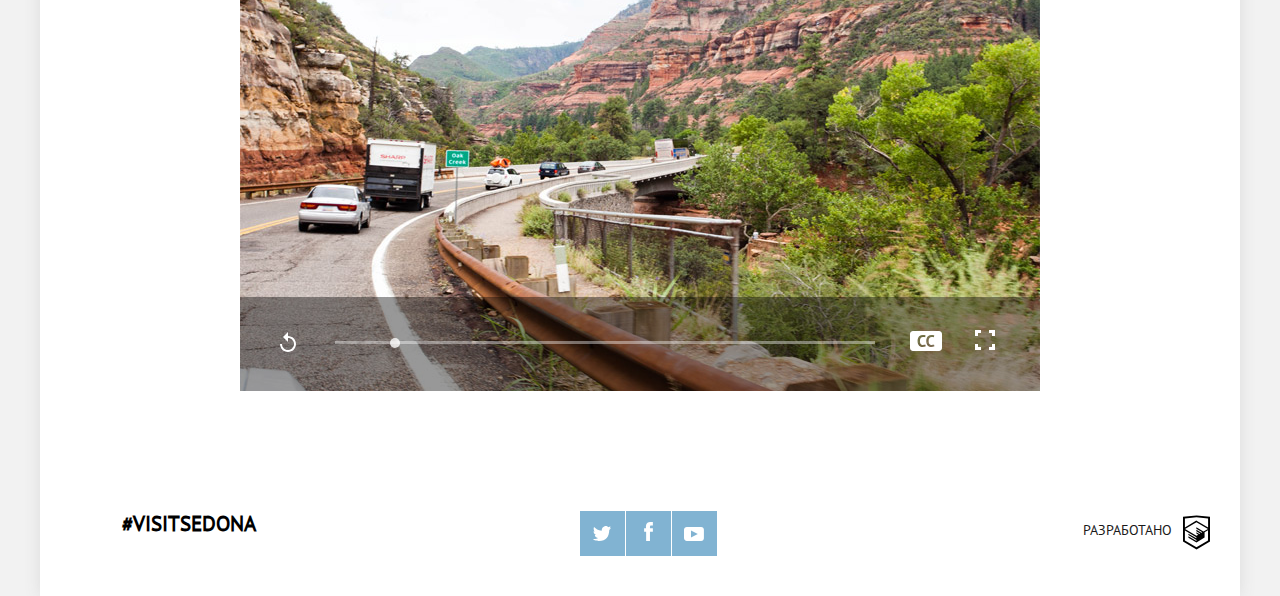
<file: photo.html>
<!DOCTYPE html>
<html class="no-js" lang="ru">

<head>
  <meta charset="utf-8">
  <title>SEDONA</title>
  <meta name="description" content="">

  <meta name="viewport" content="width=device-width, initial-scale=1">

  <link href="css/style.min.css" rel="stylesheet" media="screen">

  <script>
    // Маркер работающего javascript
    document.documentElement.className = document.documentElement.className.replace('no-js', 'js');
  </script>



</head>

<body>
  <div class="body-wrapper">

  <div class="main-nav main-nav--nojs">
    <ul class="main-nav__list">
      <li class="main-nav__item main-nav__close main-nav__open opened">
        <a href="index.html" class="main-nav__link">Главная</a>
        <button class="main-nav__toggle-close" type="button">Закрыть меню
        </button>
      </li>
      <li class="main-nav__item main-nav__close main-nav__open opened">
        <a class="main-nav__link">Фото и видео</a>
      </li>
      <li class="main-nav__item main-nav__close main-nav__open opened">
        <a href="form.html" class="main-nav__link">Форма отзыва</a>
      </li>
      <li class="main-nav__item main-nav__close main-nav__open opened">
        <a href="" class="main-nav__link">HTML Academy</a>
      </li>
      <li class="main-nav__item main-nav__logo">
        <a href="index.html">
          <picture>
            <source media="(min-width: 1200px)" srcset="img/logotype-desktop.svg">
            <source media="(min-width: 768px)" srcset="img/logotype-tablet.svg">
            <img src="img/logotype-mobile.svg" alt="logo-SEDONA">
          </picture>
        </a>
        <button class="main-nav__toggle-open" type="button">Открыть меню</button>
      </li>
    </ul>
  </div>

  <header class="page-header-photo">
    <div class="wrapper">
      <h1 class="visually-hidden">welcome to SEDONA</h1>
      <div class="page-header-photo__title">
        <a href="index.html">        
          <svg class="main-svg" version="1.1" id="Layer_1" xmlns="http://www.w3.org/2000/svg" xmlns:xlink="http://www.w3.org/1999/xlink" x="0px" y="0px"
  	 viewBox="0 0 459.8 350.1" style="enable-background:new 0 0 459.8 350.1;" xml:space="preserve">
          <style type="text/css">
          	.st0{fill:#766458;}
          	.st1{fill:#81B3D3;}
          	.st2{fill:#FFFFFF;}
          </style>
          <g>
          	<path class="st0" d="M165.4,70l-0.2,0.2c-1.4,1.5-3,2.2-4.5,2.2l2.8-4.9c1.8-3.1,0.1-6.1-2.7-6.1c-2.3,0-4.1,0.9-5.8,3.9l-1.5,2.6
  		l-1.2,2.1l-0.2,0.2c-2.2,2.5-4.3,4.5-5.6,4.5c-0.7,0-1-0.5-0.3-1.6l6.4-11.2h2.4l0.9-1.4h-2.5l2.8-4.9h-3l-2.8,4.9h-2.7l-0.9,1.4
  		h2.7l-6,10.4c-1.3,2.2-0.4,4.3,2,4.3c1.7,0,3.7-1.3,5.5-3.1c0,3.8,5.3,4.6,8.5,0.5h0.7c1.8,0,4.6-1.1,6.1-2.9
  		C166.3,70.6,165.8,70.2,165.4,70z M159,70.2h-0.1c-1,0-1.8,0.8-1.8,1.8c0,0.4,0.1,0.7,0.3,1l0,0.1c-1.4,2.4-4.8,2-3.1-1.2l2.3-3.9
  		l1.4-2.4c2.1-3.6,5-2.2,3.2,0.9L159,70.2z"/>
  	        <path class="st0" d="M206.9,70l-0.2,0.2c-2.2,2.5-4.9,4.5-7,4.5c-1.8,0-2.9-1.2-1.6-3.6l0.3-0.5c1.9,0.8,5.6,0.4,7.8-3.5l0.4-0.7
  		c1.6-2.8,0.1-4.8-2.4-4.8c-2.4,0-4.3,1.3-5.6,3.5l-2.9,5l-0.2,0.2c-2.2,2.5-4.3,4.5-5.6,4.5c-0.7,0-1-0.5-0.3-1.6l4.3-7.6
  		c1.3-2.3,0.1-3.9-1.6-3.9c-1.3,0-2.7,0.7-4.2,2.3l4.8-8.3h-3L181.6,70l-0.2,0.2c-2.2,2.5-4.3,4.5-5.6,4.5c-0.7,0-1-0.5-0.3-1.6
  		l6.4-11.2h2.4l0.9-1.4h-2.5l2.8-4.9h-3l-2.8,4.9H177l-0.9,1.4h2.7l-6,10.4c-1.3,2.2-0.4,4.3,2,4.3c1.2,0,2.5-0.6,3.8-1.6l-0.8,1.3
  		h3l4.5-7.9c4.6-5.8,6.6-5,5.4-2.8l-3.9,6.8c-1.3,2.2-0.4,4.3,2,4.3c1.8,0,3.8-1.4,5.6-3.2c0.1,1.9,1.7,3.2,4.1,3.2
  		c3.4,0,6.8-2.6,9.2-5.5C207.8,70.6,207.3,70.2,206.9,70z M201.2,65.8c1.7-3,4.8-2.5,3,0.6l-0.4,0.7c-1.4,2.4-3.4,2.4-4.5,2
  		L201.2,65.8z"/>
  	        <path class="st0" d="M316,70l-0.2,0.2c-1.1,1.3-2.4,2.4-3.6,3.3c1-2.9,0.7-7.2,2.6-11.1l-2.2-1.2c-1.2,1.7-3.9,5.6-6.7,8.8v0
  		l-0.2,0.2c-2.2,2.5-4.3,4.5-5.6,4.5c-0.7,0-1-0.5-0.3-1.6l6.4-11.2h-3l-5.3,9.3c-2.3,2.1-4,3.2-4.6,3c-0.7-0.3,0-1.4,0.4-2.1
  		l5.8-10.2h-3l-4.7,8.1l-0.2,0.2c-1.4,1.5-3,2.2-4.5,2.2l2.8-4.9c1.8-3.1,0.1-6.1-2.7-6.1c-2.3,0-4.1,0.9-5.8,3.9l-1.5,2.6l-1.2,2.1
  		l-0.2,0.2c-2.2,2.5-4.9,4.5-7,4.5c-1.8,0-2.9-1.2-1.6-3.6l0.3-0.5c1.9,0.8,5.6,0.4,7.8-3.5l0.4-0.7c1.6-2.8,0.1-4.8-2.4-4.8
  		c-2.4,0-4.3,1.3-5.6,3.5l-2.9,5l-0.2,0.2c-2.5,2.9-4.6,4.7-7,5.7l6.7-11.5h-1.8c0-1.2-1.3-2.9-3.1-2.9c-1.6,0-3.9,1.3-5.1,3.5
  		l-2.9,5c0,0,0,0,0,0l-0.2,0.2c-2.2,2.5-4.3,4.5-5.6,4.5c-0.7,0-1-0.5-0.3-1.6l3-5.2c1-1.8,0.5-2.9-0.4-4.1l-1.7-2
  		c-0.4-0.5-0.4-1.2,0.2-1.7l-1.6-1.7c-1.7,1.5-1.8,3.2-0.8,4.6l0.3,0.3c-1.3,1.9-3.1,4.4-5.1,6.7l0,0l-0.2,0.2
  		c-1.4,1.5-3,2.2-4.5,2.2l2.8-4.9c1.8-3.1,0.1-6.1-2.7-6.1c-2.3,0-4.1,0.9-5.8,3.9l-1.5,2.6l-1.2,2.1l-0.2,0.2
  		c-2.5,2.9-4.6,4.7-7,5.7l6.7-11.5h-1.8c0-1.2-1.3-2.9-3.1-2.9c-1.6,0-3.9,1.3-5.1,3.5l-4.2,7.3c-1.3,2.2-0.4,4.3,2,4.3
  		c0.8,0,1.8-0.4,2.9-1l-0.8,1.4c-4,1.2-6.6,2.9-6.6,5.1c0,2.9,4.4,3.5,6.6-0.2l2.3-3.9c2.4-0.7,4.7-2.2,7.2-4.5
  		c0,3.8,5.3,4.6,8.5,0.5h0.7c1.8,0,4.6-1.1,6.1-2.9l0,0c1.4-1.7,2.6-3.2,5-6.4l0.4,0.5c0.4,0.5,0.5,1.1,0.2,1.7l-3.2,5.5
  		c-1.3,2.2-0.4,4.3,2,4.3c1.5,0,3.2-1,4.8-2.4c0,1.4,0.9,2.4,2.6,2.4c0.8,0,1.8-0.4,2.9-1L257,77c-4,1.2-6.6,2.9-6.6,5.1
  		c0,2.9,4.4,3.5,6.6-0.2l2.3-3.9c2.4-0.8,4.8-2.2,7.3-4.6c0.1,1.9,1.6,3.2,4.1,3.2c2.4,0,4.9-1.4,6.9-3.2c-0.1,3.9,5.3,4.7,8.5,0.6
  		h0.7c0.9,0,2.2-0.3,3.3-0.9c-0.8,2.1-0.1,3.5,1.6,3.5c1.6,0,3.5-1.5,4.9-2.9c-0.3,1.6,0.7,2.9,2.6,2.9c2.5,0,5.3-2.6,7.8-5.5l0,0
  		c1.7-2,3.2-4.1,4.3-5.5c-1.2,3.1-0.5,8.7-3.4,8.7c-1,0-1.4-1.1-1.4-1.1l-1.9,1c0,0,0.5,2.4,3.3,2.4c0.3,0,0.5,0,0.8-0.1
  		c0,0,0.1,0,0.1,0c3.1-0.4,6.1-2.8,8.3-5.4C317,70.6,316.5,70.1,316,70z M273.1,65.8c1.7-3,4.8-2.5,3,0.6l-0.4,0.7
  		c-1.4,2.4-3.4,2.4-4.5,2L273.1,65.8z M215.9,81.4c-0.6,1.1-1.6,1-1.6,0.1c0-0.8,0.7-1.7,3-2.6L215.9,81.4z M217.3,74.7
  		c-0.7,0-1-0.5-0.3-1.6l4.2-7.3c1.6-2.8,4.8-2.1,3.3,0.6l-2.3,4C220.4,73.3,218.5,74.7,217.3,74.7z M235.7,70.2h-0.1
  		c-1,0-1.8,0.8-1.8,1.8c0,0.4,0.1,0.7,0.3,1l0,0.1c-1.4,2.4-4.8,2-3.1-1.2l2.3-3.9l1.4-2.4c2.1-3.6,5-2.2,3.2,0.9L235.7,70.2z
  		 M254.5,81.4c-0.6,1.1-1.6,1-1.6,0.1c0-0.8,0.7-1.7,3-2.6L254.5,81.4z M255.9,74.7c-0.7,0-1-0.5-0.3-1.6l4.2-7.3
  		c1.6-2.8,4.8-2.1,3.3,0.6l-2.3,4C259,73.3,257.1,74.7,255.9,74.7z M285.4,70.2h-0.1c-1,0-1.8,0.8-1.8,1.8c0,0.4,0.1,0.7,0.3,1
  		l0,0.1c-1.4,2.4-4.8,2-3.1-1.2L283,68l1.4-2.4c2.1-3.6,5-2.2,3.2,0.9L285.4,70.2z"/>
          </g>
          <rect x="101.4" y="66.8" class="st0" width="28.9" height="2"/>
          <rect x="328.4" y="66.8" class="st0" width="28.9" height="2"/>
          <g>
          	<path class="st1" d="M163.2,0h7.7l-1.2,44.9h-14.5l-2-18.5l-2,18.5h-14.6L135.5,0h7.6l0.6,37.2h0.8L149.4,0h7.6l4.9,37.2h0.8
  		L163.2,0z"/>
          	<path class="st1" d="M195,37.2v7.8h-20.9V0H195v7.7h-13.3v10.8h10.6v7.7h-10.6v10.9H195z"/>
          	<path class="st1" d="M216.4,37.2v7.8h-18.3V0h7.6v37.2H216.4z"/>
          	<path class="st1" d="M232.6,28.4l7.7-1.8v13.6c0,2.6-2.2,4.7-4.7,4.7h-11.5c-2.6,0-4.7-2.2-4.7-4.7V4.7c0-2.6,2.1-4.7,4.7-4.7h11.5
  		c2.5,0,4.7,2.1,4.7,4.7v9.1l-7.7,1.8v-8h-5.5v29.5h5.5L232.6,28.4L232.6,28.4z"/>
          	<path class="st1" d="M261.1,0c2.5,0,4.7,2.1,4.7,4.7v35.4c0,2.6-2.2,4.7-4.7,4.7h-11.5c-2.6,0-4.7-2.2-4.7-4.7V4.7
  		c0-2.6,2.1-4.7,4.7-4.7H261.1z M258.1,7.7h-5.5v29.5h5.5V7.7z"/>
          	<path class="st1" d="M290.8,0h7.6v44.9h-7.6V22.8l-3.1,11.4h-7.5l-3-11.4v22.1h-7.6V0h7.6l6.8,21.7L290.8,0z"/>
          	<path class="st1" d="M323.1,37.2v7.8h-20.9V0h20.9v7.7h-13.3v10.8h10.6v7.7h-10.6v10.9H323.1z"/>
          </g>
          <g>
          	<path class="st2" d="M44.5,157.6c-3.6-3-8.1-5-12.9-5c-3.6,0-8.3,2.1-8.3,6.3c0,4.4,5.3,6.1,8.6,7.1l5,1.5
  		c10.4,3.1,18.5,8.3,18.5,20.4c0,7.4-1.8,15.1-7.7,20.1c-5.9,5-13.7,7-21.2,7c-9.4,0-18.7-3.2-26.3-8.5L8.3,191
  		c4.9,4.3,10.6,7.7,17.3,7.7c4.6,0,9.4-2.3,9.4-7.5c0-5.5-7.6-7.3-11.8-8.5C11,179.1,3,176,3,161.5c0-15.2,10.8-25.1,25.8-25.1
  		c7.5,0,16.8,2.4,23.4,6.2L44.5,157.6z"/>
          	<path class="st2" d="M91.8,154.8v12.5h21.9v16.5H91.8v12.9H115v16.5H72.4v-74.8H115v16.5L91.8,154.8L91.8,154.8z"/>
          	<path class="st2" d="M129.4,138.4H157c20.8,0,38,16.4,38,37.4c0,21-17.3,37.4-38,37.4h-27.6V138.4z M148.9,196.7h4.4
  		c11.6,0,21.5-6.4,21.5-20.9c0-13.4-8.8-20.9-21.3-20.9h-4.6V196.7z"/>
          	<path class="st2" d="M286.9,174.4c0,24.2-17.4,41.3-41.4,41.3c-24,0-41.4-17.1-41.4-41.3c0-22.6,19.9-38.5,41.4-38.5
  		C267,135.9,286.9,151.8,286.9,174.4z M224.3,174.5c0,12.9,9.5,22.3,21.1,22.3c11.6,0,21.1-9.4,21.1-22.3c0-10.3-9.5-19.8-21.1-19.8
  		C233.9,154.7,224.3,164.2,224.3,174.5z"/>
          	<path class="st2" d="M297.2,138.4h19.5l35.6,45.8h0.2v-45.8H372v74.8h-19.5l-35.6-45.9h-0.2v45.9h-19.5V138.4z"/>
          	<path class="st2" d="M407.3,200.2l-5.2,13h-20.6l28.8-74.8h21.2l28.2,74.8H439l-4.9-13H407.3z M420.9,161.5h-0.2l-8,23.8h16.2
  		L420.9,161.5z"/>
          </g>
          <g>
          	<path class="st2" d="M108.1,287.7c7.7-2.6,8.2-12.2,0.7-12.2c-2.1,0-4.6,1.5-6.3,4.4l-10.2,17.7c-0.5,0.8-0.9,1.5-1.5,2.2
  		c-2.6-3.6-1.9-9,1.8-11.4l-1.5-1.9c-8,5.1-5.6,19.7,7.7,19.7C110.1,306.2,115.4,292.6,108.1,287.7z M98.7,303.3
  		c-2.3,0-4-0.5-5.5-1.3c0.7-0.8,1.3-1.7,1.9-2.7l6.4-11.1l1,0.1C111.4,290.2,107.9,303.3,98.7,303.3z M102.8,286l3.1-5.3
  		c2.8-4.8,6.3-2,4.4,1.6C108.8,285.1,106.7,285.9,102.8,286z"/>
  	        <path class="st2" d="M140.2,300c-0.6,2.2,0.6,4.1,3.1,4.1c1.5,0,3.4-1,5.3-2.5c0.2,1.5,1.4,2.5,3.3,2.5c2,0,4.2-1.4,6.4-3.4
  		c-0.4,2,0.5,3.4,2.4,3.4c2.1,0,4.4-1.9,6.2-3.6c-0.4,2,0.8,3.6,3.2,3.6c3.1,0,6.7-3.4,9.9-7c0-0.1-0.1-0.1-0.1-0.2
  		c2.1-2.4,3.9-5,5.3-6.8c-1.5,3.9-0.7,11-4.3,11c-1.3,0-1.8-1.4-1.8-1.4l-2.4,1.2c0,0,0.7,3.1,4.2,3.1c0.4,0,0.7,0,1.1-0.1
  		c0,0,0.1,0,0.1,0c2.8-0.4,5.5-2.1,7.9-4.2c0.1,2.5,2,4.3,5.1,4.3c4.3,0,8.6-3.4,11.7-7c-0.3-0.5-0.9-1.1-1.4-1.3l-0.3,0.3
  		c-2.7,3.2-6.2,5.7-8.9,5.7c-2.3,0-3.7-1.5-2-4.5l0.4-0.7c2.4,1,7,0.5,9.9-4.4l0.5-0.9c2-3.5,0.1-6.1-3-6.1c-3.1,0-5.5,1.6-7.1,4.4
  		l-3.7,6.3c0,0-0.1,0-0.1,0l-0.3,0.3c-1.4,1.6-3.1,3.1-4.6,4.1c1.2-3.6,0.9-9.2,3.3-14l-2.8-1.5c-1.6,2.2-5,7.1-8.4,11.1
  		c0,0,0.1,0.1,0.1,0.1l-0.1,0.2c-2.7,3.2-5.4,5.7-7.1,5.7c-0.8,0-1.3-0.6-0.4-2.1l8.1-14.2h-3.8l-6.7,11.8c-2.9,2.6-5.1,4.1-5.8,3.8
  		c-0.9-0.4,0-1.8,0.5-2.6l7.4-12.9h-3.8l-6,10.4c-0.1-0.1-0.2-0.1-0.3-0.2l-0.3,0.3c-2.7,3.2-5.4,5.7-7.1,5.7
  		c-0.8,0-1.3-0.6-0.4-2.1l6.1-10.7h-2.2c0.1-1.6-1.5-3.8-4-3.8c-2,0-4.9,1.6-6.5,4.4l-3.8,6.6c-0.2-0.2-0.4-0.3-0.6-0.4l-0.3,0.3
  		c-2.7,3.2-6.2,5.7-8.9,5.7c-2.3,0-3.7-1.5-2-4.5l3.9-6.8c2.2-3.8,6.1-3.1,3.8,0.8l-0.5,0.9h3.1l0.5-0.9c2-3.5,0.1-6.1-3-6.1
  		c-3.1,0-5.5,1.6-7.1,4.4l-3.8,6.5c-0.1-0.1-0.2-0.1-0.3-0.2l-0.3,0.3c-2.7,3.2-6.2,5.7-8.9,5.7c-2.3,0-3.7-1.5-2-4.5l0.4-0.7
  		c2.4,1,7,0.5,9.9-4.4l0.5-0.9c2-3.5,0.1-6.1-3-6.1c-3.1,0-5.5,1.6-7.1,4.4l-4,6.8c-2.4,4-0.3,7.8,4.2,7.8c3.3,0,6.7-2,9.4-4.6
  		c-0.1,2.6,1.9,4.6,5.1,4.6C134.4,304.1,137.5,302.3,140.2,300z M198.2,290.4c2.2-3.8,6.1-3.1,3.8,0.8l-0.5,0.9
  		c-1.8,3.1-4.3,3-5.7,2.5L198.2,290.4z M144,299.7l5.3-9.2c2-3.5,6.1-2.6,4.2,0.8l-3,5.2c-2.3,3.6-4.6,5.3-6.1,5.3
  		C143.6,301.7,143.1,301.2,144,299.7z M119.8,290.4c2.2-3.8,6.1-3.1,3.8,0.8l-0.5,0.9c-1.8,3.1-4.3,3-5.7,2.5L119.8,290.4z"/>
  	        <path class="st2" d="M248.4,304.1c4.3,0,8.6-3.4,11.7-7c-0.3-0.5-0.9-1.1-1.4-1.3l-0.3,0.3c-2.7,3.2-6.2,5.7-8.9,5.7
  		c-2.3,0-3.7-1.5-2-4.5l0.4-0.7c2.4,1,7,0.5,9.9-4.4l0.5-0.9c2-3.5,0.1-6.1-3-6.1c-3.1,0-5.5,1.6-7.1,4.4l-3.7,6.3
  		c0,0-0.1,0-0.1-0.1l-0.3,0.3c-2.7,3.2-5.4,5.7-7.1,5.7c-0.8,0-1.3-0.6-0.4-2.1l5.5-9.6c1.6-2.9,0.1-5-2-5c-1.6,0-3.4,0.9-5.3,2.9
  		l6.1-10.5H237L226.3,296c-0.1-0.1-0.3-0.2-0.4-0.3l-0.3,0.3c-2.7,3.2-5.4,5.7-7.1,5.7c-0.8,0-1.3-0.6-0.4-2.1l8.1-14.2h3.1l1.1-1.8
  		h-3.1l3.6-6.2h-3.8l-3.6,6.2h-3.4l-1.1,1.8h3.5l-7.6,13.2c-1.6,2.8-0.5,5.4,2.6,5.4c1.9,0,3.9-1.2,6-3l-1.5,2.6h3.8l5.8-10
  		c5.8-7.3,8.4-6.4,6.8-3.6l-4.9,8.6c-1.6,2.8-0.5,5.4,2.6,5.4c2.3,0,4.9-1.8,7.3-4.2C243.4,302.3,245.3,304.1,248.4,304.1z
  		 M251.5,290.4c2.2-3.8,6.1-3.1,3.8,0.8l-0.5,0.9c-1.8,3.1-4.3,3-5.7,2.5L251.5,290.4z"/>
  	        <path class="st2" d="M363.4,295.8l-0.3,0.3c-2.7,3.2-5.4,5.7-7.1,5.7c-0.8,0-1.3-0.6-0.4-2.1l12.8-22.2h-3.8l-5.6,9.6
  		c-0.7-1.1-1.9-2-3.5-2c-2,0-4.9,1.6-6.5,4.4l-3.7,6.4c-0.1,0-0.2-0.1-0.2-0.1l-0.3,0.3c-2.7,3.2-5.4,5.7-7.1,5.7
  		c-0.8,0-1.3-0.6-0.4-2.1l5.5-9.6c1.6-2.9,0.1-5-2-5c-1.6,0-3.4,0.9-5.3,2.8l1.4-2.5h-3.8l-6.1,10.5c-0.1-0.1-0.2-0.2-0.4-0.2
  		l-0.3,0.3c-2.7,3.2-5.4,5.7-7.1,5.7c-0.8,0-1.3-0.6-0.4-2.1l6.1-10.7H323c0.1-1.6-1.5-3.8-4-3.8c-2,0-4.9,1.6-6.5,4.4l-3.7,6.3
  		l-0.2,0.2c-2.7,3.2-5.4,5.7-7.1,5.7c-0.8,0-1.3-0.6-0.4-2.1l3.8-6.6c1.3-2.3,0.7-3.6-0.5-5.1l-2.1-2.6c-0.5-0.7-0.5-1.5,0.2-2.2
  		l-2-2.2c-2.2,1.9-2.3,4.1-1,5.8l0.3,0.4c-1.7,2.4-3.9,5.6-6.4,8.5c0.1,0.1,0.2,0.2,0.3,0.3c-3.1,3.6-5.8,5.9-8.8,7.2l4.8-8.2H286
  		l-0.4,0.7c-2,3.5-4.3,6.1-7.3,6.1c-2.6,0-3.1-2.6-0.8-6.5l1.1-1.9c0.7,0.1,1.4,0.2,2.2,0.2c13.5,0,20-18.1,8.1-18.1
  		c-2.1,0-4.6,1.5-6.3,4.4l-5.9,10.2c-2.2-1.2-3.4-3.3-3.4-5.4c0-1.8,0.8-3.5,2.4-4.8l-1.2-2.2c-2.7,1.9-3.9,4.5-3.9,7.1
  		c0,3,1.7,5.9,4.8,7.5l-1.1,2c-2.7,4.6-2.2,9.7,3.2,9.7c1.6,0,3-0.5,4.1-1.2l-1,1.7c-5.1,1.6-8.3,3.6-8.3,6.5c0,3.6,5.6,4.4,8.3-0.3
  		l2.9-5c3.9-1.2,7.8-3.9,12-8.8c-0.1-0.1-0.1-0.2-0.2-0.4c1.7-2,3.1-3.9,6-7.8l0.5,0.6c0.5,0.6,0.7,1.4,0.2,2.2l-4,7
  		c-1.6,2.8-0.5,5.4,2.6,5.4c1.9,0,4-1.2,6-3c0,1.7,1.1,3,3.3,3c1.5,0,3.4-1,5.3-2.5c0.2,1.5,1.4,2.5,3.3,2.5c1.8,0,3.8-1.1,5.7-2.8
  		l-1.4,2.4h3.8l5.8-10.1c5.8-7.3,8.4-6.3,6.7-3.5l-4.9,8.6c-1.6,2.8-0.5,5.4,2.6,5.4c2,0,4.2-1.4,6.4-3.3c-0.2,1.9,1,3.3,3.3,3.3
  		c1.5,0,3.4-1,5.3-2.5c0.2,1.5,1.4,2.5,3.3,2.5c3.1,0,6.7-3.4,9.9-7C364.6,296.6,363.9,296,363.4,295.8z M285.5,281.6
  		c1.1-1.9,2.4-2.8,3.4-2.8c6,0,1.8,12.3-8.1,12.3H280L285.5,281.6z M277.4,310.2c-0.8,1.4-2.1,1.2-2.1,0.2c0-1,0.9-2.1,3.8-3.2
  		L277.4,310.2z M317.1,296.4c-2.3,3.6-4.6,5.3-6.1,5.3c-0.8,0-1.3-0.6-0.4-2.1l5.3-9.2c2-3.5,6.1-2.6,4.2,0.8L317.1,296.4z
  		 M353.8,296.2c-2.3,3.8-4.6,5.5-6.2,5.5c-0.8,0-1.3-0.6-0.4-2.1l5.3-9.2c2-3.5,6.1-2.6,4.2,0.8h0L353.8,296.2z"/>
  	        <path class="st2" d="M236.7,331.8l-0.3,0.3c-2.7,3.2-5.4,5.7-7.1,5.7c-0.8,0-1.3-0.6-0.4-2.1l5.5-9.6c1.6-2.9,0.1-5-2-5
  		c-1.6,0-3.4,0.9-5.3,2.8l1.4-2.5h-3.8l-6.1,10.6c-0.2-0.1-0.3-0.2-0.5-0.3l-0.3,0.3c-1.7,1.9-3.8,2.8-5.7,2.8l3.6-6.2
  		c2.3-4,0.2-7.7-3.4-7.7c-2.9,0-5.2,1.2-7.4,5l-1.9,3.2l-1.6,2.8c-0.1-0.1-0.2-0.1-0.3-0.2l-0.3,0.3c-3.1,3.6-5.8,5.9-8.8,7.2
  		l10.4-17.8h-3.8l-6.7,11.7c-2.9,2.7-5.2,4.2-5.9,3.9c-0.9-0.4,0-1.8,0.5-2.6l7.4-12.9h-3.8l-6.1,10.5c-0.1-0.1-0.2-0.1-0.3-0.2
  		l-0.3,0.3c-2.7,3.2-5.4,5.7-7.1,5.7c-0.8,0-1.3-0.6-0.4-2.1l5.5-9.6c1.6-2.9,0.1-5-2-5c-1.6,0-3.4,0.9-5.3,2.8l1.4-2.5h-3.8
  		l-6.1,10.5c-0.1-0.1-0.2-0.2-0.4-0.2l-0.3,0.3c-2.7,3.2-5.4,5.7-7.1,5.7c-0.8,0-1.3-0.6-0.4-2.1l6.1-10.7h-2.2
  		c0.1-1.6-1.5-3.8-4-3.8c-2,0-4.9,1.6-6.5,4.4l-3.9,6.8c-0.3-0.2-0.6-0.4-0.8-0.5l-0.3,0.3c-2.7,3.2-6.1,5.7-9.8,5.7
  		c-2.6,0-4.2-2.6-1.9-6.5l1.1-1.9c0.7,0.1,1.4,0.2,2.2,0.2c4,0,8.6-2.1,11.6-7.3c1.1-1.9,1.5-3.6,1.5-5.1c0-3.4-2.2-5.7-5-5.7
  		c-2.1,0-4.6,1.5-6.3,4.4l-5.9,10.2c-2.2-1.2-3.4-3.3-3.4-5.4c0-1.8,0.8-3.5,2.4-4.8l-1.2-2.2c-2.7,1.9-3.9,4.5-3.9,7.1
  		c0,3,1.7,5.9,4.8,7.5l-1.1,2c-2.7,4.6-1.1,9.7,4.3,9.7c4.2,0,7.4-1.9,10-4.4c-0.8,2.4,0.4,4.4,3.1,4.4c1.5,0,3.4-1,5.3-2.5
  		c0.2,1.5,1.4,2.5,3.3,2.5c1.8,0,3.8-1.1,5.7-2.8l-1.4,2.4h3.8l5.8-10.1c5.8-7.3,8.4-6.3,6.7-3.5l-4.9,8.6c-1.6,2.8-0.5,5.4,2.6,5.4
  		c2,0,4.3-1.4,6.5-3.4c-0.5,2.1,0.5,3.4,2.4,3.4c1.8,0,3.9-1.5,5.6-3.1l-2.1,3.6c-5.1,1.5-8.4,3.6-8.4,6.5c0,3.6,5.6,4.4,8.3-0.3
  		l2.9-5c3.2-1,6.3-3,9.6-6.2c-0.5,5.3,6.5,6.5,10.8,1.1h0.8c1.4,0,3.3-0.5,5-1.5l-2.5,4.4h3.8l5.8-10.1c5.8-7.3,8.4-6.3,6.7-3.5
  		l-4.9,8.6c-1.6,2.8-0.5,5.4,2.6,5.4c3.1,0,6.7-3.4,9.9-7C237.9,332.6,237.2,332,236.7,331.8z M142.3,317.6c1.1-1.9,2.4-2.8,3.4-2.8
  		c1.4,0,2.1,0.9,2.1,2.3c0,3.5-4.3,9.9-10.2,9.9h-0.8L142.3,317.6z M155.7,332.4c-2.3,3.6-4.6,5.3-6.1,5.3c-0.8,0-1.3-0.6-0.4-2.1
  		l5.3-9.2c2-3.5,6.1-2.6,4.2,0.8L155.7,332.4z M184.5,346.2c-0.8,1.4-2.1,1.2-2.1,0.2c0-1,0.9-2.1,3.8-3.2L184.5,346.2z M210.1,332
  		h-0.2c-1.2,0-2.2,1-2.2,2.3c0,0.5,0.1,0.9,0.4,1.3l0,0.1c-1.8,3.1-6.1,2.5-3.9-1.5l2.9-5l1.8-3.1c2.7-4.5,6.3-2.7,4,1.2L210.1,332z
  		"/>
  	        <path class="st2" d="M324.6,333.1c-0.2-0.6-0.9-1.2-1.4-1.3l-0.3,0.3c-1.4,1.6-3.1,3.1-4.6,4.1c1.2-3.6,0.9-9.2,3.3-14l-2.8-1.5
  		c-1.6,2.2-5,7.1-8.4,11.1c0,0,0,0,0,0c0,0,0,0,0,0l-0.3,0.3c-2.7,3.2-5.4,5.7-7.1,5.7c-0.8,0-1.6-0.8-1.6-2.6v-1.6
  		c2.7,0.3,5.5-1.4,7.3-4.5l1-1.8c3.5-6.1-2.2-8.1-6.1-4.5l5.4-9.4h-3.8l-10.8,18.8c-0.2-0.2-0.5-0.4-0.7-0.5l-0.3,0.3
  		c-2.7,3.2-6.2,5.7-8.9,5.7c-2.3,0-3.7-1.5-2-4.5l3.9-6.8c2.2-3.8,6.1-3.1,3.8,0.8l-0.5,0.9h3.1l0.5-0.9c2-3.5,0.1-6.1-3-6.1
  		c-3.1,0-5.5,1.6-7.1,4.4l-3.7,6.4c-0.1,0-0.2-0.1-0.2-0.1l-0.3,0.3c-2.7,3.2-5.4,5.7-7.1,5.7c-0.8,0-1.3-0.6-0.4-2.1l8.1-14.2h-3.8
  		l-6.7,11.8c-2.9,2.6-5.1,4.1-5.8,3.8c-0.9-0.4,0-1.8,0.5-2.6l7.4-12.9h-3.8l-7.4,12.7c-0.8,0.7-1.7,1.4-2.4,2
  		c1.2-3.6,0.9-9.2,3.3-14l-2.8-1.5c-1.6,2.2-10.3,13.8-13.8,17.8c0.3,0.5,0.9,0.9,1.4,1.3c2.2-2.5,9.4-11.8,10.7-13.6
  		c-1.5,3.9-0.7,11-4.3,11c-1.3,0-1.8-1.4-1.8-1.4l-2.4,1.2c0,0,0.7,3.1,4.2,3.1c0.4,0,0.7,0,1.1-0.1c0,0,0.1,0,0.1,0
  		c1.9-0.3,3.8-1.1,5.6-2.4c0,1.5,0.9,2.5,2.5,2.5c2.1,0,4.4-1.9,6.2-3.6c-0.4,2,0.8,3.6,3.2,3.6c2.4,0,5-1.9,7.5-4.4
  		c0,2.5,2,4.4,5.1,4.4c3.1,0,6.1-1.7,8.8-4l-2.1,3.7h3.8l4.3-7.5v3c0,3.2,0.6,4.9,3.7,4.9c3.1,0,6.7-3.4,9.9-7c0,0,0,0,0,0
  		c0,0,0,0,0,0c2.2-2.5,4-5.1,5.4-6.9c-1.5,3.9-0.7,11-4.3,11c-1.3,0-1.8-1.4-1.8-1.4l-2.4,1.2c0,0,0.7,3.1,4.2,3.1
  		c0.4,0,0.7,0,1.1-0.1c0,0,0.1,0,0.1,0C317.9,339.5,321.8,336.4,324.6,333.1z M299.4,330.1l1.1-1.9c4.4-6.1,7.4-4.4,6-2.1l-1.8,3.1
  		C303.6,331.2,300.3,332.6,299.4,330.1z"/>
  	        <path class="st2" d="M324.5,335.7c-1.2,0-2.2,1-2.2,2.2c0,1.2,0.9,2.2,2.2,2.2c1.2,0,2.2-0.9,2.2-2.2
  		C326.7,336.7,325.7,335.7,324.5,335.7z"/>
  	        <polygon class="st2" points="324.7,334.2 328.5,334.2 340.4,313.5 336.6,313.5 	"/>
          </g>
          <g>
          	<path class="st2" d="M80.4,277.6c0,0.3-0.1,0.6-0.2,0.9c-0.1,0.3-0.3,0.6-0.5,0.8c-0.2,0.2-0.5,0.4-0.8,0.6
  		c-0.3,0.1-0.7,0.2-1.1,0.2c-0.5,0-0.9-0.1-1.3-0.3c-0.4-0.2-0.8-0.4-1.1-0.7c-0.3-0.3-0.4-0.6-0.6-1c-0.1-0.4-0.2-0.8-0.2-1.3
  		c0-0.9,0.2-1.6,0.5-2.4c0.3-0.7,0.7-1.4,1.3-1.9c0.2-0.2,0.5-0.5,0.8-0.7c0.3-0.2,0.6-0.4,0.9-0.5c0.3-0.1,0.5-0.3,0.7-0.4
  		c0.2-0.1,0.3-0.1,0.4-0.2l1.4,2c-0.2,0.1-0.5,0.2-0.8,0.4c-0.3,0.1-0.6,0.3-0.9,0.5c-0.3,0.2-0.5,0.5-0.7,0.8
  		c-0.2,0.3-0.3,0.6-0.3,1c0.7,0,1.2,0.2,1.7,0.6C80.2,276.3,80.4,276.9,80.4,277.6z M88.3,277.6c0,0.3-0.1,0.6-0.2,0.9
  		c-0.1,0.3-0.3,0.6-0.5,0.8c-0.2,0.2-0.5,0.4-0.8,0.6c-0.3,0.1-0.7,0.2-1.1,0.2c-0.5,0-0.9-0.1-1.3-0.3c-0.4-0.2-0.8-0.4-1.1-0.7
  		c-0.2-0.3-0.4-0.6-0.6-1c-0.1-0.4-0.2-0.8-0.2-1.3c0-0.9,0.2-1.6,0.5-2.4c0.3-0.7,0.7-1.4,1.3-1.9c0.2-0.2,0.5-0.5,0.8-0.7
  		c0.3-0.2,0.6-0.4,0.9-0.5c0.3-0.1,0.5-0.3,0.7-0.4c0.2-0.1,0.3-0.1,0.4-0.2l1.4,2c-0.2,0.1-0.5,0.2-0.8,0.4
  		c-0.3,0.1-0.6,0.3-0.9,0.5c-0.3,0.2-0.5,0.5-0.7,0.8c-0.2,0.3-0.3,0.6-0.3,1c0.7,0,1.2,0.2,1.7,0.6C88,276.3,88.3,276.9,88.3,277.6
  		z"/>
          </g>
          <g>
          	<path class="st2" d="M353.4,336.5c0-0.3,0.1-0.6,0.2-0.9c0.1-0.3,0.3-0.6,0.5-0.8c0.2-0.2,0.5-0.4,0.8-0.6c0.3-0.1,0.7-0.2,1.1-0.2
  		c0.5,0,0.9,0.1,1.3,0.3c0.4,0.2,0.8,0.4,1.1,0.7c0.3,0.3,0.4,0.6,0.6,1c0.1,0.4,0.2,0.8,0.2,1.3c0,0.9-0.2,1.6-0.5,2.4
  		c-0.3,0.7-0.7,1.4-1.3,1.9c-0.2,0.2-0.5,0.5-0.8,0.7c-0.3,0.2-0.6,0.4-0.9,0.5c-0.3,0.1-0.5,0.3-0.7,0.4c-0.2,0.1-0.3,0.1-0.4,0.2
  		l-1.4-2c0.2-0.1,0.5-0.2,0.8-0.4c0.3-0.1,0.6-0.3,0.9-0.5c0.3-0.2,0.5-0.5,0.7-0.8c0.2-0.3,0.3-0.6,0.3-1c-0.7,0-1.2-0.2-1.7-0.6
  		C353.7,337.8,353.4,337.2,353.4,336.5z M345.6,336.5c0-0.3,0.1-0.6,0.2-0.9c0.1-0.3,0.3-0.6,0.5-0.8c0.2-0.2,0.5-0.4,0.8-0.6
  		c0.3-0.1,0.7-0.2,1.1-0.2c0.5,0,0.9,0.1,1.3,0.3c0.4,0.2,0.8,0.4,1.1,0.7c0.2,0.3,0.4,0.6,0.6,1c0.1,0.4,0.2,0.8,0.2,1.3
  		c0,0.9-0.2,1.6-0.5,2.4c-0.3,0.7-0.7,1.4-1.3,1.9c-0.2,0.2-0.5,0.5-0.8,0.7c-0.3,0.2-0.6,0.4-0.9,0.5c-0.3,0.1-0.5,0.3-0.7,0.4
  		c-0.2,0.1-0.3,0.1-0.4,0.2l-1.4-2c0.3-0.1,0.5-0.2,0.8-0.4c0.3-0.1,0.6-0.3,0.9-0.5c0.3-0.2,0.5-0.5,0.7-0.8c0.2-0.3,0.3-0.6,0.3-1
  		c-0.7,0-1.2-0.2-1.7-0.6C345.8,337.8,345.6,337.2,345.6,336.5z"/>
          </g>
          </svg>

          <svg class="photo-svg" version="1.1" id="Layer_1" xmlns="http://www.w3.org/2000/svg" xmlns:xlink="http://www.w3.org/1999/xlink" x="0px" y="0px"
  	 viewBox="0 0 459.8 79.8" style="enable-background:new 0 0 459.8 79.8;" xml:space="preserve">
          <g>
          	<path class="st0" fill="#FFFFFF" d="M44.5,21.7c-3.6-3-8.1-5-12.9-5c-3.6,0-8.3,2.1-8.3,6.3c0,4.4,5.3,6.1,8.6,7.1l5,1.5
  		c10.4,3.1,18.5,8.3,18.5,20.4c0,7.4-1.8,15.1-7.7,20.1c-5.9,5-13.7,7-21.2,7c-9.4,0-18.7-3.2-26.3-8.5l8.3-15.7
  		c4.9,4.3,10.6,7.7,17.3,7.7c4.6,0,9.4-2.3,9.4-7.5c0-5.5-7.6-7.3-11.8-8.5C11,43.3,3,40.1,3,25.6C3,10.4,13.8,0.5,28.8,0.5
  		c7.5,0,16.8,2.4,23.4,6.2L44.5,21.7z"/>
          	<path class="st0" fill="#FFFFFF" d="M91.8,19v12.5h21.9v16.5H91.8v12.9H115v16.5H72.4V2.5H115V19L91.8,19L91.8,19z"/>
          	<path class="st0" fill="#FFFFFF" d="M129.4,2.5H157c20.8,0,38,16.4,38,37.4c0,21-17.3,37.4-38,37.4h-27.6V2.5z M148.9,60.8h4.4
  		c11.6,0,21.5-6.4,21.5-20.9c0-13.4-8.8-20.9-21.3-20.9h-4.6V60.8z"/>
          	<path class="st0" fill="#FFFFFF" d="M286.9,38.5c0,24.2-17.4,41.3-41.4,41.3c-24,0-41.4-17.1-41.4-41.3c0-22.6,19.9-38.5,41.4-38.5
  		C267,0,286.9,15.9,286.9,38.5z M224.3,38.6c0,12.9,9.5,22.3,21.1,22.3c11.6,0,21.1-9.4,21.1-22.3c0-10.3-9.5-19.8-21.1-19.8
  		C233.9,18.9,224.3,28.3,224.3,38.6z"/>
          	<path class="st0" fill="#FFFFFF" d="M297.2,2.5h19.5l35.6,45.8h0.2V2.5H372v74.8h-19.5l-35.6-45.9h-0.2v45.9h-19.5V2.5z"/>
          	<path class="st0" fill="#FFFFFF" d="M407.3,64.3l-5.2,13h-20.6l28.8-74.8h21.2l28.2,74.8H439l-4.9-13H407.3z M420.9,25.6h-0.2l-8,23.8h16.2
  		L420.9,25.6z"/>
          </g>
          </svg>

        </a>
      </div>
    </div>
  </header>

  <section class="main-photo">
    <h1 class="visually-hidden">Фотогаллерея</h1>
  	<div class="main-photo__item">
  		<h2 class="main-photo__title">Фото и видео</h2>
  		<p class="main-photo__review">Не можете решиться на путешествие из-за курса? Фотографии помогут вам забыть о политике и экономике</p>
  		<div class="photo-img">
  			<figure>
          <a href="">
  				<picture>
  					<source media="(min-width: 1200px)" srcset="img/photo-1-desktop1x.jpg, /img/photo-1-desktop2x.jpg">
            <source media="(min-width: 768px)" srcset="img/photo-1-tablet1x.jpg, img/photo-1-tablet2x.jpg">
  					<img src="img/photo-1-mobile1x.jpg" srcset="img/photo-1-mobile2x.jpg" alt="Народные просторы">
          </picture>
          </a>
  				<figcaption>
  					<h4>Народные просторы</h4>
            <p class="photo-img__author ">Автор фото: Борис</p>
            <button type="button" class="photo-img__like ">1350
              <svg version="1.1" id="Layer_1" xmlns="http://www.w3.org/2000/svg" xmlns:xlink="http://www.w3.org/1999/xlink" x="0px" y="0px"
              viewBox="0 0 22 20" style="enable-background:new 0 0 22 20;" xml:space="preserve">
                <g id="Page-1">
                  <g id="Core" transform="translate(-295.000000, -464.000000)">
                    <g id="thumb-up" transform="translate(295.000000, 464.000000)">
                      <g id="Shape">
                        <path class="st0" fill="#696969" d="M12.4,3.6l-0.6,2.9L11.2,9h2.5h6.2v2c0,0,0,0,0,0.1L17,18H8V8l0,0L12.4,3.6 M2,10v8V10 M13.2,0L6.6,6.6
                        C6.2,6.9,6,7.4,6,8v10c0,1.1,0.9,2,2,2h9c0.8,0,1.5-0.5,1.8-1.2l3-7.1c0.1-0.2,0.1-0.5,0.1-0.7V9H22c0-1.1-0.9-2-2-2h-6.3l1-4.6
                        V2.1c0-0.4-0.2-0.8-0.4-1.1L13.2,0L13.2,0z M4,8H0v12h4V8L4,8z M22,9C22,9,22,9,22,9L22,9L22,9z"/>
                      </g>
                    </g>
                  </g>
                </g>
              </svg>
            </button>
  				</figcaption>
  			</figure>
  		</div>
  	</div>
    <div class="photo-img-list">
      <div class="photo-img">
        <figure>
          <a href="">
          <picture>
            <source media="(min-width: 1200px)" srcset="img/photo-2-desktop1x.jpg, img/photo-2-desktop2x.jpg">
            <source media="(min-width: 768px)" srcset="img/photo-2-mobile1x.jpg, img/photo-2-mobile2x.jpg">
            <img src="img/photo-2-mobile1x.jpg" srcset="img/photo-2-mobile2x.jpg" alt="Местная растительность">
          </picture>
          </a>
          <figcaption>
            <h4>Местная растительность</h4>
            <p class="photo-img__author">Автор фото: Сергей</p>
            <button type="button" class="photo-img__like">143
              <svg version="1.1" id="Layer_1" xmlns="http://www.w3.org/2000/svg" xmlns:xlink="http://www.w3.org/1999/xlink" x="0px" y="0px"
              viewBox="0 0 22 20" style="enable-background:new 0 0 22 20;" xml:space="preserve">
                <g id="Page-1">
                  <g id="Core" transform="translate(-295.000000, -464.000000)">
                    <g id="thumb-up" transform="translate(295.000000, 464.000000)">
                      <g id="Shape">
                        <path class="st0" fill="#696969" d="M12.4,3.6l-0.6,2.9L11.2,9h2.5h6.2v2c0,0,0,0,0,0.1L17,18H8V8l0,0L12.4,3.6 M2,10v8V10 M13.2,0L6.6,6.6
                        C6.2,6.9,6,7.4,6,8v10c0,1.1,0.9,2,2,2h9c0.8,0,1.5-0.5,1.8-1.2l3-7.1c0.1-0.2,0.1-0.5,0.1-0.7V9H22c0-1.1-0.9-2-2-2h-6.3l1-4.6
                        V2.1c0-0.4-0.2-0.8-0.4-1.1L13.2,0L13.2,0z M4,8H0v12h4V8L4,8z M22,9C22,9,22,9,22,9L22,9L22,9z"/>
                      </g>
                    </g>
                  </g>
                </g>
              </svg>
            </button>
          </figcaption>
         </figure>
      </div>
      <div class="photo-img">
        <figure>
          <a href="">
          <picture>
            <source media="(min-width: 1200px)" srcset="img/photo-3-desktop1x.jpg, img/photo-3-desktop2x.jpg">
            <source media="(min-width: 768px)" srcset="img/photo-3-mobile1x.jpg, img/photo-3-mobile2x.jpg">
            <img src="img/photo-3-mobile1x.jpg" srcset="img/photo-3-mobile2x.jpg" alt="Дорога на север">
          </picture>
          </a>
          <figcaption>
            <h4>Дорога на север</h4>
            <p class="photo-img__author">Автор фото: Петр</p>
            <button type="button" class="photo-img__like">96
              <svg version="1.1" id="Layer_1" xmlns="http://www.w3.org/2000/svg" xmlns:xlink="http://www.w3.org/1999/xlink" x="0px" y="0px"
              viewBox="0 0 22 20" style="enable-background:new 0 0 22 20;" xml:space="preserve">
                <g id="Page-1">
                  <g id="Core" transform="translate(-295.000000, -464.000000)">
                    <g id="thumb-up" transform="translate(295.000000, 464.000000)">
                      <g id="Shape">
                        <path class="st0" fill="#696969" d="M12.4,3.6l-0.6,2.9L11.2,9h2.5h6.2v2c0,0,0,0,0,0.1L17,18H8V8l0,0L12.4,3.6 M2,10v8V10 M13.2,0L6.6,6.6
                        C6.2,6.9,6,7.4,6,8v10c0,1.1,0.9,2,2,2h9c0.8,0,1.5-0.5,1.8-1.2l3-7.1c0.1-0.2,0.1-0.5,0.1-0.7V9H22c0-1.1-0.9-2-2-2h-6.3l1-4.6
                        V2.1c0-0.4-0.2-0.8-0.4-1.1L13.2,0L13.2,0z M4,8H0v12h4V8L4,8z M22,9C22,9,22,9,22,9L22,9L22,9z"/>
                      </g>
                    </g>
                  </g>
                </g>
              </svg>
            </button>
          </figcaption>
        </figure>
      </div>
      <div class="photo-img">
        <figure>
          <a href="">
          <picture>
            <source media="(min-width: 1200px)" srcset="img/photo-4-desktop1x.jpg, img/photo-4-desktop2x.jpg">
            <source media="(min-width: 768px)" srcset="img/photo-4-mobile1x.jpg, img/photo-4-mobile2x.jpg">
            <img src="img/photo-4-mobile1x.jpg" srcset="img/photo-4-mobile2x.jpg" alt="Мост дьявола">
          </picture>
          </a>
          <figcaption>
            <h4>Мост дьявола</h4>
            <p class="photo-img__author">Автор фото: Антон</p>
            <b class="photo-img__like">254
              <svg version="1.1" id="Layer_1" xmlns="http://www.w3.org/2000/svg" xmlns:xlink="http://www.w3.org/1999/xlink" x="0px" y="0px"
              viewBox="0 0 22 20" style="enable-background:new 0 0 22 20;" xml:space="preserve">
                <g id="Page-1">
                  <g id="Core" transform="translate(-295.000000, -464.000000)">
                    <g id="thumb-up" transform="translate(295.000000, 464.000000)">
                      <g id="Shape">
                        <path class="st0" fill="#696969" d="M12.4,3.6l-0.6,2.9L11.2,9h2.5h6.2v2c0,0,0,0,0,0.1L17,18H8V8l0,0L12.4,3.6 M2,10v8V10 M13.2,0L6.6,6.6
                        C6.2,6.9,6,7.4,6,8v10c0,1.1,0.9,2,2,2h9c0.8,0,1.5-0.5,1.8-1.2l3-7.1c0.1-0.2,0.1-0.5,0.1-0.7V9H22c0-1.1-0.9-2-2-2h-6.3l1-4.6
                        V2.1c0-0.4-0.2-0.8-0.4-1.1L13.2,0L13.2,0z M4,8H0v12h4V8L4,8z M22,9C22,9,22,9,22,9L22,9L22,9z"/>
                      </g>
                    </g>
                  </g>
                </g>
              </svg>
            </b>
          </figcaption>
        </figure>
      </div>
    </div>
    <div class="video">
      <h2 class="video__title">Все еще сомневаетесь?</h2>
      <p class="video__review">Смотрите видеопрезентацию и скорее за билетами, пока они не подорожали в очередной раз!</p>
      <div class="video__item">
  <!--       <video src="">
          <source>
          <source>
        </video> -->
        <picture>
          <source media="(min-width: 1200px)" srcset="img/video-desktop@1x.jpg, img/video-desktop@2x.jpg" width="800px" height="500px">
          <source media="(min-width: 768px)" srcset="img/video-tablet@1x.jpg, img/video-tablet@2x.jpg">
          <img src="img/video-mobile@1x.jpg" srcset="img/video-mobile@2x.jpg" alt="video SEDONA">
        </picture>
        <div class="button-group">
          <button class="video-tuning1" type="button">
          
          </button>
          <button class="video-tuning2" type="button">
            <svg version="1" xmlns="http://www.w3.org/2000/svg" width="16" height="20" viewBox="0 0 16 20">
              <path fill="#5c6870" d="M8 4V0L3 5l5 5V6c3.315 0 6 2.686 6 6s-2.685 6-6 6-6-2.686-6-6H0c0 4.42 3.58 8 8 8s8-3.58 8-8-3.58-8-8-8z"/>
            </svg>
          </button>
          <button class="video-tuning3" type="button">
            <svg version="1" xmlns="http://www.w3.org/2000/svg" width="32" height="20" viewBox="0 0 32 20">
              <path fill="#5c6870" d="M29 0H3C1.35 0 0 1.35 0 3v14c0 1.65 1.35 3 3 3h26c1.65 0 3-1.35 3-3V3c0-1.65-1.35-3-3-3zM14.403 15.854a8.61 8.61 0 0 1-1.678.164 5.986 5.986 0 0 1-1.976-.323c-.623-.214-1.172-.562-1.646-1.041s-.852-1.103-1.133-1.868c-.28-.766-.419-1.695-.419-2.786 0-1.134.157-2.085.471-2.851.315-.768.723-1.384 1.224-1.854a4.53 4.53 0 0 1 1.679-1.008 5.86 5.86 0 0 1 1.852-.307c.66 0 1.22.045 1.678.134.457.087.835.192 1.133.313l-.448 1.92a3.332 3.332 0 0 0-.902-.265A8.244 8.244 0 0 0 12.973 6c-.915 0-1.649.325-2.206.977-.558.651-.836 1.663-.836 3.031 0 .598.067 1.142.199 1.632.132.493.334.913.603 1.26.271.349.607.619 1.01.812.402.193.867.29 1.396.29.496 0 .915-.049 1.257-.148.342-.099.639-.227.893-.38l.463 1.841c-.354.249-.803.43-1.349.539zm8.698 0a8.618 8.618 0 0 1-1.678.164 5.986 5.986 0 0 1-1.976-.323c-.623-.214-1.172-.562-1.646-1.041s-.852-1.103-1.133-1.868c-.281-.767-.421-1.695-.421-2.786 0-1.134.157-2.085.471-2.851.314-.768.723-1.384 1.223-1.854a4.526 4.526 0 0 1 1.68-1.008 5.858 5.858 0 0 1 1.851-.307c.661 0 1.221.045 1.678.134a6.05 6.05 0 0 1 1.133.313l-.446 1.918a3.314 3.314 0 0 0-.901-.265A8.569 8.569 0 0 0 21.67 6c-.915 0-1.649.325-2.206.977-.558.651-.836 1.663-.836 3.031 0 .598.067 1.142.199 1.632.132.493.334.913.603 1.26.271.349.606.619 1.009.812.402.193.868.29 1.396.29.497 0 .915-.049 1.257-.148.342-.099.64-.227.894-.38l.463 1.841c-.353.249-.803.43-1.348.539z"/>
            </svg>
          </button>
          <button class="video-tuning4" type="button">
            <svg version="1" xmlns="http://www.w3.org/2000/svg" width="20" height="20" viewBox="0 0 20 20">
              <path d="M0 0v6h3V3h3V0H3zm3 14H0v6h6v-3H3zM17 0h-3v3h3v3h3V0zm0 17h-3v3h6v-6h-3z" fill="#5c6870"/>
            </svg>
          </button>
        </div>
      </div>
    </div>
  </section>

  <footer class="page-footer">
  <div class="wrapper">
    <a href="" class="page-footer__visit">#visitSedona</a>
    <ul class="social">
    	<li class="social__item social__tw">
        <a href="">Twitter
          <svg version="1.1" id="Layer_1" xmlns="http://www.w3.org/2000/svg" xmlns:xlink="http://www.w3.org/1999/xlink" x="0px" y="0px" width="18" height="15"
          viewBox="0 0 17.5 14.7" style="enable-background:new 0 0 17.5 14.7;" xml:space="preserve">
            <g id="W6EeEF_1_">
            <g>
              <path class="st0" fill="FFFFFF" d="M11.3,0.2C13-0.3,14.4,0.4,15,1.3c0.7-0.2,1.4-0.5,2.1-0.7c0,0.8-0.5,1.5-0.9,1.7c0.7,0.2,1.3-0.5,1.3-0.5
              c-0.2,1-1,1.7-1.6,2c-0.2,6.6-3.3,11-10.4,10.8c-0.5,0,0.1,0-0.5,0c-0.4,0-4.3-0.4-5-1.8c2.3,0.2,4-0.4,4.8-1.1
              c-1-0.3-2.8-0.5-3.1-2.9C2.1,8.9,2.3,9,3,8.9C1.8,8.1,0.4,7.4,0.5,5.2c0.3,0.3,1.1,0.5,1.4,0.5c-0.7-0.2-2-3.3-0.9-4.8
              c1.9,1.8,3.8,3.5,7.4,3.7C8.5,2.3,9.5,0.8,11.3,0.2z"/>
            </g>
            </g>
          </svg>
        </a>
      </li>
    	<li class="social__item social__fb">
        <a href="">Facebook
          <svg version="1.1" id="Layer_1" xmlns="http://www.w3.org/2000/svg" xmlns:xlink="http://www.w3.org/1999/xlink" x="0px" y="0px" width="9" height="19"
          viewBox="0 0 8.7 18.9" style="enable-background:new 0 0 8.7 18.9;" xml:space="preserve">
            <path class="st0" fill="00FFFF" d="M6.3,3.4c0.8,0,1.6,0,2.4,0c0-1.1,0-2.2,0-3.4c-1,0-1.9,0-2.9,0C2.7,0.2,1.5,2.4,1.9,6.1H0v3.5h2
            c0,3.1,0,6.2,0,9.3c1.3,0,2.6,0,3.8,0c0-3.1,0-6.2,0-9.3h2.9V6.1H5.8C5.8,5.1,5.8,3.7,6.3,3.4z"/>
          </svg>
        </a>
      </li>
    	<li class="social__item social__yt">
        <a href="">Youtube
          <svg version="1.1" id="Layer_1" xmlns="http://www.w3.org/2000/svg" xmlns:xlink="http://www.w3.org/1999/xlink" x="0px" y="0px" width="20" height="14"
          viewBox="0 0 20 14" style="enable-background:new 0 0 20 14;" xml:space="preserve">
            <path class="st0" fill="ffffff" d="M17.1,0H2.8C1.3,0,0,1.3,0,2.8v8.3C0,12.7,1.3,14,2.8,14h14.3c1.6,0,2.8-1.3,2.8-2.8V2.8C20,1.3,18.7,0,17.1,0z
            M7,10.4V3.6L13.8,7L7,10.4z"/>
          </svg>
        </a>
      </li>
    </ul>
    <p class="page-footer__developed">Разработано&nbsp;
      <a href="">
        <svg version="1.1" id="Layer_1" xmlns="http://www.w3.org/2000/svg" xmlns:xlink="http://www.w3.org/1999/xlink" x="0px" y="0px" width="27" height="35"
        viewBox="0 0 26.9 34.1" style="enable-background:new 0 0 26.9 34.1;" xml:space="preserve">
          <path fill="ffffff" d="M13.6,0l-0.1,0L0,1.4v24.7l13.5,8l13.4-8l0,0V1.4L13.6,0z M25,12.1L13.5,5.3l0-0.1l-0.1,0l-0.1-0.1v0.1L1.9,12.1v-9
          l11.5-1.2L25,3.1L25,12.1L25,12.1z M13.4,6.8l11.5,6.7l-4.5,2.6l-7.1-4.2l0,1.4l5.9,3.5l-0.9,0.5l-5-3l0,1.4l3.8,2.3l-0.8,0.5
          l-3-1.8l0,1.4l1.9,1.1l-1.8,1.1L2,13.6L13.4,6.8z M1.9,15.1l11.4,6.8l0,1l-7.9-4.7l0,1.4l8,4.8l0,1.1l-8-4.7l0,1.4l8,4.8l0,0
          l8.1-4.9l0-5.2l3.4-2v10l-11.5,6.9L1.9,25V15.1z"/>
        </svg>
      </a>
    </p>
  </div>	
  </footer>

  </div>

  <script src="http://ajax.googleapis.com/ajax/libs/jquery/3.1.1/jquery.min.js"></script>
  <script>window.jQuery || document.write('<script src="js/jquery.3.1.1.min.js"><\/script>')</script>
  <script src="js/script.min.js"></script>


  <script>
    var navMain = document.querySelector('.main-nav');
    var openToggle = document.querySelector('.main-nav__toggle-open');
    var closeToggle = document.querySelector('.main-nav__toggle-close');
    var navItem = document.querySelectorAll('.main-nav__close');
    var openedItem = document.querySelectorAll('.main-nav__open');
    

      navMain.classList.remove('main-nav--nojs');

      for (navItem of openedItem) {
        navItem.classList.remove('opened');
      }

      for (navItem of openedItem) {
        navItem.classList.add('closed');
      }

    openToggle.addEventListener('click', function() {
      for (navItem of openedItem) {
        navItem.classList.remove('closed');
        navItem.classList.add('opened');
      }
    });

    
    closeToggle.addEventListener('click', function() {
      for (navItem of openedItem) {
        navItem.classList.remove('opened');
        navItem.classList.add('closed');
      }
    });
  </script>
</body>
</html>
</file>
<file: css/style.min.css>
/*
.container() {
  width: 320px;
  margin: 0 auto;
  
    @media (min-width:@tablet) {
      width: 640px;
    }

    @media (min-width:@desktop) {
      width: 960px;
    }
  }

.clearfix() {
  &::after {
    content: "";
    display: table;
    clear: both;
  }
}

.no-outline() {
  outline: none;
  background: transparent;
  
  &::before {
    display: none;
  }
}

*/
/* stylelint-disable  block-no-single-line */
/* stylelint-disable  block-opening-brace-newline-after */
/* stylelint-disable  block-closing-brace-newline-before */
/* stylelint-disable  at-rule-empty-line-before */
/* stylelint-enable  block-no-single-line */
/* stylelint-enable  block-opening-brace-newline-after */
/* stylelint-enable  block-closing-brace-newline-before */
/* stylelint-enable  at-rule-empty-line-before */
/*
.visually-hidden {
  position: absolute;
  
  width: 1px;
  height: 1px;
  margin: -1px;
  padding: 0;
  
  border: 0;
  
  clip: rect(0 0 0 0);
  overflow: hidden;
}

@font-face {
  font-family: PT Sans;
  src: url(../fonts/PT_Sans-Web-Regular.ttf), url(../fonts/PT_Sans-Web-Bold.ttf);
}

.container() {
  width: 320px;
  margin: 0 auto;
  
    @media (min-width:@tablet) {
      width: 640px;
    }

    @media (min-width:@desktop) {
      width: 960px;
    }
  }
  */
.visually-hidden {
  position: absolute;
  width: 1px;
  height: 1px;
  margin: -1px;
  padding: 0;
  border: 0;
  clip: rect(0 0 0 0);
  overflow: hidden;
}
.body-wrapper {
  width: 320px;
  margin: 0 auto;
  box-shadow: 0 0 15px #dbdbdb;
}
@font-face {
  font-family: PT Sans;
  src: url(../fonts/PT_Sans-Web-Regular.ttf), url(../fonts/PT_Sans-Web-Bold.ttf);
}
@at-root {
  @-ms-viewport {
    /* stylelint-disable-line  at-rule-no-vendor-prefix */
    width: device-width;
  }
}
[tabindex='-1']:focus {
  outline: none !important;
}
[role='button'] {
  cursor: pointer;
}
a,
area,
button,
[role='button'],
input,
label,
select,
summary,
textarea {
  -ms-touch-action: manipulation;
      touch-action: manipulation;
}
*,
*:before,
*:after {
  box-sizing: inherit;
}
html {
  box-sizing: border-box;
  font-size: 10px;
  -webkit-tap-highlight-color: #000000;
  -ms-overflow-style: scrollbar;
  -ms-text-size-adjust: 100%;
  /* stylelint-disable-line  property-no-vendor-prefix */
  min-width: 320px;
  min-height: 100%;
}
body {
  font-family: 'PT Sans', 'Roboto', 'Ubuntu', 'Droid Sans', 'Helvetica Neue', Arial, sans-serif;
  font-size: 16px;
  line-height: 1.375;
  color: #1a1a1a;
  background-color: #f2f2f2;
  margin: 0;
  min-height: 100%;
}
a {
  color: #0275d9;
  text-decoration: none;
  background-color: transparent;
}
a:hover,
a:focus {
  text-decoration: underline;
}
img {
  max-width: 100%;
  height: auto;
  border: 0;
}
h1 {
  font-size: 2.25em;
}
h2 {
  font-size: 1.875em;
}
h3 {
  font-size: 1.5em;
}
h4 {
  font-size: 1.25em;
}
h5 {
  font-size: 1em;
}
h6 {
  font-size: 1em;
}
h1,
h2,
h3,
h4,
h5,
h6 {
  font-family: 'PT Sans', 'Roboto', 'Ubuntu', 'Droid Sans', 'Helvetica Neue', Arial, sans-serif;
  font-weight: 700;
  line-height: 1.4;
  color: currentColor;
}
h1,
h2,
h3 {
  margin-top: 1.375em;
  margin-bottom: 0.6875em;
}
h4,
h5,
h6 {
  margin-top: 0.6875em;
  margin-bottom: 0.6875em;
}
.p,
p,
ul,
ol,
dl,
blockquote,
pre,
address,
figure,
table {
  margin-top: 0.6875em;
  margin-bottom: 0.6875em;
}
address {
  font-style: normal;
}
ul,
ol {
  padding-left: 1.8em;
}
ol ol,
ul ul,
ol ul,
ul ol {
  margin-top: 0;
  margin-bottom: 0;
}
li {
  line-height: 1.375em;
}
dt {
  font-weight: 700;
}
dd {
  margin-left: 0;
}
dd + dt {
  margin-top: 0.6875em;
}
hr {
  margin-top: 1.375em;
  margin-bottom: 1.375em;
  border: 0;
  border-top: 1px solid #999999;
}
small {
  font-size: 0.75em;
}
sub,
sup {
  font-size: 70%;
}
mark {
  background: #fcf8e3;
  padding: 0.1em 0.3em;
}
b,
strong {
  font-weight: bolder;
}
abbr[title] {
  border-bottom: 1px dotted;
}
blockquote {
  padding: 0 0 0 0.5em;
  margin-left: 0;
  margin-right: 0;
  border-left: 1px solid #999999;
}
blockquote p:first-child,
blockquote ul:first-child,
blockquote ol:first-child {
  margin-top: 0;
}
blockquote p:last-child,
blockquote ul:last-child,
blockquote ol:last-child {
  margin-bottom: 0;
}
blockquote footer {
  text-align: right;
  color: #808080;
}
code,
kbd,
pre,
samp {
  font-family: Menlo, Monaco, Consolas, 'Liberation Mono', 'Courier New', monospace;
}
code {
  color: #1a1a1a;
  background-color: #cccccc;
  padding: 0.06em 0.3em;
  border-radius: 3px;
}
kbd {
  padding: 0.06em 0.3em;
  color: #1a1a1a;
  background-color: #cccccc;
  border-radius: 3px;
}
kbd kbd {
  padding: 0;
}
pre {
  display: block;
  width: 100%;
  overflow-x: auto;
  background-color: #e6e6e6;
  padding: 1em;
  border-radius: 3px;
  border: 1px solid #cccccc;
  white-space: normal;
  -moz-tab-size: 2;
       tab-size: 2;
}
.page-header-main {
  padding-bottom: 45px;
  background-color: #FFF;
}
.page-header-main .photo-svg {
  display: none;
}
.page-header-main__title {
  position: relative;
  width: 320px;
  height: 389px;
  background-color: #ffffff;
  background-image: url(../img/back-mobile.jpg);
  background-repeat: no-repeat;
  background-size: 320px 389px;
  background-position: center;
  box-sizing: border-box;
}
.page-header-main__title::before {
  content: "";
  position: absolute;
  top: 363px;
  left: 0;
  display: block;
  width: 320px;
  height: 26px;
  background-image: url(../img/intro-triangle-mobile.svg);
  background-repeat: no-repeat;
}
.page-header-main svg {
  width: 284px;
  height: 220px;
  margin: 0 18px;
  margin-top: 50px;
  fill: #fff;
}
.page-header-photo .main-svg {
  display: none;
}
.page-header-photo__title {
  position: relative;
  width: 320px;
  height: 155px;
  background-color: #ffffff;
  background-image: url(../img/photo-mobile1x.jpg);
  background-repeat: no-repeat;
  background-size: 320px 155px;
  background-position: center;
  box-sizing: border-box;
}
.page-header-photo__title::before {
  content: "";
  position: absolute;
  top: 130px;
  left: 0;
  display: block;
  width: 320px;
  height: 26px;
  background-image: url(../img/triangle-photo-mobile.svg);
  background-repeat: no-repeat;
}
.page-header-photo svg {
  width: 228px;
  height: 39px;
  margin: 0 46px;
  margin-top: 50px;
}
.page-header-photo svg path {
  fill: #fff;
}
.page-footer {
  background-color: #FFF;
}
.page-footer__visit {
  display: block;
  margin: 0 auto;
  margin-bottom: 30px;
  font-size: 21px;
  font-weight: bold;
  line-height: 26px;
  text-transform: uppercase;
  text-align: center;
  color: #000000;
}
.page-footer__visit:hover {
  color: #81b3d2;
  text-decoration: none;
}
.page-footer__visit:active {
  color: #cccccc;
}
.page-footer__developed {
  display: inline-block;
  width: 100%;
  margin: auto;
  padding-left: 90px;
  padding-right: 90px;
  padding-bottom: 20px;
  font-size: 14px;
  line-height: 26px;
  text-transform: uppercase;
}
.page-footer__developed a {
  display: inline-block;
  width: 27px;
  height: 35px;
  vertical-align: middle;
}
.page-footer svg:hover {
  fill: #81b3d2;
}
.page-footer svg:active {
  fill: #e6e6e6;
}
.social {
  margin: 0;
  padding: 0;
  list-style: none;
  display: block;
  width: 150px;
  margin: 0 auto;
  margin-bottom: 40px;
}
.social__item {
  display: inline-block;
  margin-left: 1px;
  background-color: #81b3d2;
  font-size: 0;
  text-align: center;
  vertical-align: top;
}
.social__item a {
  display: block;
  width: 45px;
  height: 45px;
  padding-top: 8px;
  line-height: 45px;
}
.social__item a svg path {
  fill: #fff;
}
.social__item a:hover {
  background-color: #669ec0;
}
.social__item a:active {
  background-color: #5496bd;
  color: #88b6d1;
}
.social__item a:active svg path {
  fill: #88b6d1;
}
.social svg {
  fill: #ffffff;
}
.main-nav {
  display: -ms-flexbox;
  display: flex;
  -ms-flex-wrap: wrap;
      flex-wrap: wrap;
  position: relative;
  z-index: 1;
}
.main-nav .opened {
  display: block;
}
.main-nav .closed {
  display: none;
}
.main-nav > * {
  display: block;
  width: 100%;
}
.main-nav > * {
  padding-left: 15px;
  padding-right: 15px;
}
.main-nav__list {
  -ms-flex-wrap: wrap;
  flex-wrap: wrap;
  width: 320px;
  padding: 0;
  margin: 0 auto;
  list-style: none;
}
.main-nav__nested-lvl .main-nav__list {
  display: block;
}
.main-nav__nested-lvl .main-nav__link {
  padding-left: 30px;
  min-width: 15em;
}
.main-nav__nested-lvl .main-nav__nested-lvl .main-nav__link {
  padding-left: 45px;
}
.main-nav__item {
  display: block;
  position: relative;
  background-color: #bfd5e3;
  border-bottom: 1px solid #86b0ca;
  border-top: 1px solid #d1dee6;
}
.main-nav__item:nth-child(1) {
  -ms-order: 1;
  -ms-flex-order: 1;
      order: 1;
}
.main-nav__item:nth-child(2) {
  -ms-order: 2;
  -ms-flex-order: 2;
      order: 2;
}
.main-nav__item:nth-child(3) {
  -ms-order: 4;
  -ms-flex-order: 4;
      order: 4;
}
.main-nav__item:nth-child(4) {
  -ms-order: 5;
  -ms-flex-order: 5;
      order: 5;
}
.main-nav__item:nth-child(5) {
  -ms-order: 3;
  -ms-flex-order: 3;
      order: 3;
}
.main-nav__item:hover {
  background-color: #a1c6dd;
}
.main-nav__item--divider:before {
  content: '';
  position: absolute;
  top: -1px;
  left: 0;
  right: 0;
  border-top: 1px solid #999999;
}
.main-nav__link {
  display: block;
  padding-top: 1.4rem;
  padding-bottom: 1.4rem;
  font-size: 14px;
  line-height: 26px;
  font-weight: bold;
  color: #ffffff;
  text-decoration: none;
  text-transform: uppercase;
  cursor: pointer;
  text-align: center;
}
.main-nav__link:hover,
.main-nav__link:focus {
  background-color: #a1c6dd;
  text-decoration: none;
}
.main-nav__link:active {
  background-color: #98c7e2;
  color: #c1d5e1;
}
.main-nav__logo {
  position: relative;
  min-height: 54px;
  background-color: #FFF;
  border-bottom: none;
}
.main-nav__logo::after {
  content: "";
  display: table;
  clear: both;
}
.main-nav__logo:hover,
.main-nav__logo:active {
  background-color: #FFF;
}
.main-nav__logo a {
  position: absolute;
  top: -1px;
  left: 50%;
  transform: translate(-50%, 0);
  display: block;
  width: 100px;
  height: 84px;
  margin: 0 auto;
}
.main-nav__toggle-open {
  position: relative;
  float: right;
  display: block;
  width: 23px;
  height: 23px;
  margin-top: 16px;
  margin-right: 20px;
  padding: 0;
  border: none;
  outline: none;
  font-size: 0;
  cursor: pointer;
  background-color: transparent;
}
.main-nav__toggle-open::before {
  content: "";
  position: absolute;
  top: 0;
  left: 0;
  display: block;
  width: 23px;
  height: 4px;
  background-color: #bfd5e3;
  box-shadow: 0 8px 0 0 #bfd5e3, 0 16px 0 0 #bfd5e3;
}
.main-nav__toggle-close {
  position: relative;
  float: right;
  z-index: 10;
  display: block;
  width: 42px;
  height: 32px;
  margin-top: -38px;
  margin-right: 20px;
  border: none;
  outline: none;
  font-size: 0;
  background-color: transparent;
  cursor: pointer;
}
.main-nav__toggle-close::before,
.main-nav__toggle-close::after {
  content: "";
  position: absolute;
  top: 15px;
  left: 15px;
  display: block;
  width: 26px;
  height: 4px;
  background-color: #FFF;
}
.main-nav__toggle-close::before {
  transform: rotate(45deg);
}
.main-nav__toggle-close::after {
  transform: rotate(-45deg);
}
.main-photo {
  padding-top: 40px;
  background-color: #FFF;
}
.main-photo__title {
  margin: 0;
  padding-bottom: 40px;
  font-size: 18px;
  color: #000;
  text-transform: uppercase;
  text-align: center;
}
.main-photo__review {
  margin: 0;
  margin-bottom: 20px;
  padding-bottom: 30px;
  padding-left: 25px;
  padding-right: 25px;
  font-size: 14px;
  color: #696969;
  border-bottom: 1px solid #e6e6e6;
  text-transform: uppercase;
  text-align: center;
}
.photo-img {
  margin-bottom: 20px;
  padding-left: 20px;
  padding-right: 20px;
  padding-bottom: 10px;
  background-color: #FFF;
  border-bottom: 1px solid #e6e6e6;
}
.photo-img img {
  width: 280px;
  height: 280px;
  padding-bottom: 10px;
}
.photo-img h4 {
  font-size: 14px;
  line-height: 14px;
  color: #000;
  text-transform: uppercase;
  text-align: left;
}
.photo-img figure {
  margin: 0;
}
.photo-img:last-child {
  margin-bottom: 0;
}
.photo-img__author {
  font-size: 14px;
  line-height: 14px;
  color: #696969;
  text-align: left;
}
.photo-img__like {
  position: relative;
  padding-left: 35px;
  font-size: 16px;
  font-weight: bold;
  border: none;
  outline: none;
  background-color: transparent;
  color: #000;
  text-align: left;
  cursor: pointer;
}
.photo-img__like svg {
  position: absolute;
  left: 0;
  display: block;
  width: 20px;
  height: 22px;
  margin-top: -24px;
}
.video {
  padding-top: 30px;
  padding-bottom: 50px;
  background-color: #FFF;
}
.video__title {
  margin: 0;
  padding-bottom: 30px;
  font-size: 18px;
  color: #000;
  text-transform: uppercase;
  text-align: center;
}
.video__review {
  margin: 0;
  margin-bottom: 20px;
  padding-bottom: 20px;
  padding-left: 25px;
  padding-right: 25px;
  font-size: 14px;
  color: #696969;
  text-transform: uppercase;
  text-align: center;
}
.video img {
  margin: 0;
  padding: 0;
  width: 100%;
  max-width: 320px;
  height: auto;
}
.button-group {
  position: relative;
  width: 280px;
  height: 100px;
  margin: 0 auto;
  margin-top: -45px;
  background-color: #f2f2f2;
}
.video-tuning1,
.video-tuning2,
.video-tuning3,
.video-tuning4 {
  padding: 0;
  font-size: 0;
  border: none;
  outline: none;
}
.video-tuning1 {
  position: relative;
  width: 280px;
  height: 40px;
  background-color: rgba(0, 0, 0, 0.4);
}
.video-tuning1::before {
  content: "";
  position: absolute;
  top: 19px;
  left: 25px;
  display: block;
  width: 235px;
  height: 3px;
  background-color: rgba(255, 255, 255, 0.4);
}
.video-tuning1::after {
  content: "";
  position: absolute;
  top: 16px;
  left: 100px;
  display: block;
  width: 10px;
  height: 10px;
  border-radius: 50%;
  background-color: rgba(255, 255, 255, 0.8);
}
.video-tuning2 {
  position: absolute;
  top: 57px;
  left: 20px;
  display: block;
  background-color: transparent;
}
.video-tuning3 {
  position: absolute;
  display: inline-block;
  left: 185px;
  top: 58px;
  background-color: transparent;
}
.video-tuning4 {
  position: absolute;
  display: inline-block;
  left: 240px;
  top: 58px;
  background-color: transparent;
}
.description-1,
.description-2 {
  display: -ms-flexbox;
  display: flex;
  padding-top: 0;
  color: #fff;
}
.description-1-item,
.description-2-item {
  width: 256px;
  padding-top: 30px;
  padding-left: 35px;
  padding-right: 35px;
  background-color: #81b3d2;
}
.description-1 .img,
.description-2 .img {
  width: 512px;
  margin-bottom: -5px;
}
.description-1 img,
.description-2 img {
  width: 512px;
  height: 256px;
}
.description-2 {
  -ms-flex-direction: row-reverse;
  flex-direction: row-reverse;
}
.description-3 {
  display: -ms-flexbox;
  display: flex;
  margin: 0;
  padding: 0;
  background-color: #eee;
}
.description-3 span,
.description-3 br {
  display: inline-block;
}
.description-3-item {
  width: 33.3%;
  margin-bottom: 0;
  padding-top: 40px;
  padding-bottom: 40px;
  padding-left: 30px;
  padding-right: 30px;
  border-bottom: none;
}
.description-3-item:nth-child(n+2) .description-3-item__title {
  padding-left: 40px;
  padding-right: 40px;
}
.own {
  display: -ms-flexbox;
  display: flex;
}
.own-item {
  position: relative;
  padding-left: 25px;
  padding-right: 25px;
  padding-top: 160px;
  padding-bottom: 65px;
  text-align: center;
}
.own-item br {
  display: none;
}
.own-item::before {
  content: "";
  position: absolute;
  top: 60px;
  left: 95px;
  display: block;
  width: 70px;
  height: 70px;
  background-repeat: no-repeat;
}
.own-item__1::before {
  background-image: url(../img/icon-house.svg);
}
.own-item__2::before {
  background-image: url(../img/icon-gift.svg);
}
.own-item__3::before {
  background-image: url(../img/icon-burger.svg);
}
.own-item:nth-child(2) {
  -ms-order: 3;
  -ms-flex-order: 3;
      order: 3;
}
.map {
  padding-bottom: 40px;
  background-color: #ffffff;
}
.map__title {
  margin: 0;
  padding-top: 30px;
  padding-bottom: 20px;
  text-transform: uppercase;
  text-align: center;
}
.map__order {
  margin: 0;
  padding-left: 10px;
  padding-right: 10px;
  margin-bottom: 25px;
  font-size: 14px;
  line-height: 28px;
  text-transform: uppercase;
  text-align: center;
  color: #666666;
}
.map__order br {
  display: none;
}
.map__hotel-search {
  display: block;
  width: 280px;
  margin: 0 auto;
  margin-bottom: 30px;
  padding: 15px 40px;
  font-size: 21px;
  line-height: 26px;
  background-color: #bfd5e3;
  text-transform: uppercase;
  text-align: center;
  color: #ffffff;
}
.map__hotel-search:hover {
  background-color: #a1c6dd;
  text-decoration: none;
}
.map__hotel-search:active {
  color: #c1d5e1;
}
.map__wrapper {
  width: 320px;
}
.map__wrapper img {
  width: 320px;
  height: 350px;
}
.forms {
  width: 320px;
  padding-top: 40px;
  padding-bottom: 75px;
  background-color: #FFF;
  /* Firefox 19+ */
  /* Firefox 18- */
}
.forms__title {
  margin: 0;
  padding-bottom: 35px;
  font-size: 18px;
  font-weight: bold;
  line-height: 24px;
  text-align: center;
  text-transform: uppercase;
  color: #000;
}
.forms__review {
  margin: 0;
  margin-bottom: 15px;
  padding-bottom: 18px;
  padding-left: 17px;
  padding-right: 17px;
  font-size: 14px;
  line-height: 21px;
  text-align: center;
  text-transform: uppercase;
  border-bottom: 1px solid #e6e6e6;
  color: #696969;
}
.forms ::-webkit-input-placeholder {
  color: #000;
}
.forms ::-moz-placeholder {
  color: #000;
}
.forms :-moz-placeholder {
  color: #000;
}
.forms :-ms-input-placeholder {
  color: #000;
}
.forms input::-webkit-input-placeholder {
  opacity: 1;
  transition: opacity 0.5s ease;
}
.forms input::-moz-placeholder {
  opacity: 1;
  transition: opacity 0.5s ease;
}
.forms input:-moz-placeholder {
  opacity: 1;
  transition: opacity 0.5s ease;
}
.forms input:-ms-input-placeholder {
  opacity: 1;
  transition: opacity 0.5s ease;
}
.forms input:focus::-webkit-input-placeholder {
  opacity: 0;
  transition: opacity 0.5s ease;
}
.forms input:focus::-moz-placeholder {
  opacity: 0;
  transition: opacity 0.5s ease;
}
.forms input:focus:-moz-placeholder {
  opacity: 0;
  transition: opacity 0.5s ease;
}
.forms input:focus:-ms-input-placeholder {
  opacity: 0;
  transition: opacity 0.5s ease;
}
.forms textarea::-webkit-input-placeholder {
  opacity: 1;
  transition: opacity 0.5s ease;
}
.forms textarea::-moz-placeholder {
  opacity: 1;
  transition: opacity 0.5s ease;
}
.forms textarea:-moz-placeholder {
  opacity: 1;
  transition: opacity 0.5s ease;
}
.forms textarea:-ms-input-placeholder {
  opacity: 1;
  transition: opacity 0.5s ease;
}
.forms textarea:focus::-webkit-input-placeholder {
  opacity: 0;
  transition: opacity 0.5s ease;
}
.forms textarea:focus::-moz-placeholder {
  opacity: 0;
  transition: opacity 0.5s ease;
}
.forms textarea:focus:-moz-placeholder {
  opacity: 0;
  transition: opacity 0.5s ease;
}
.forms textarea:focus:-ms-input-placeholder {
  opacity: 0;
  transition: opacity 0.5s ease;
}
.forms .footnote {
  display: none;
}
.forms input:hover,
.forms textarea {
  background-color: #e5e5e5;
}
.forms input:focus {
  background-color: #FFF;
  outline: 2px solid #e5e5e5;
}
.forms textarea:focus {
  background-color: #FFF;
  outline: 2px solid #e5e5e5;
}
.form {
  display: -ms-flexbox;
  display: flex;
  -ms-flex-direction: column;
  flex-direction: column;
}
.form__btn {
  -ms-order: 6;
  -ms-flex-order: 6;
      order: 6;
  display: block;
  width: 280px;
  margin: 0 15px;
  font-size: 18px;
  line-height: 58px;
  text-align: center;
  text-transform: uppercase;
  background-color: #81b3d2;
  border: none;
  outline: none;
  color: #FFF;
}
.form .form__btn:hover {
  background-color: #669EC0;
}
.form .form__btn:active {
  background-color: #5496BD;
  color: #88B6D1;
}
.impression {
  -ms-order: 3;
  -ms-flex-order: 3;
      order: 3;
  margin: 0;
  margin-bottom: 20px;
  padding-left: 20px;
  padding-right: 20px;
  padding-bottom: 20px;
  background-color: #FFF;
  border: none;
  border-bottom: 1px solid #e6e6e6;
}
.impression__legend {
  padding-bottom: 45px;
  font-size: 18px;
  font-weight: bold;
  line-height: 26px;
  text-align: center;
  text-transform: uppercase;
  color: #000;
}
.impression__label {
  display: block;
  padding-left: 75px;
  padding-bottom: 45px;
  font-size: 18px;
  font-weight: bold;
  line-height: 26px;
}
.impression__radio {
  display: none;
}
.impression__radio--check {
  position: relative;
}
.impression__radio--check::before {
  content: "";
  position: absolute;
  top: -17px;
  left: -75px;
  display: block;
  width: 55px;
  height: 55px;
  border-radius: 50%;
  background-color: #f2f2f2;
}
.impression__radio--check:hover::before {
  background-color: #e5e5e5;
}
.impression__radio--check:active::before {
  background-color: #d5d5d5;
}
.impression__radio--check::after {
  content: "";
  position: absolute;
  top: -1px;
  left: -58px;
  display: none;
  width: 22px;
  height: 22px;
  border-radius: 50%;
  background-color: #000;
}
.impression__radio--check:hover::after {
  background-color: #000;
}
.impression__radio--check:active::after {
  background-color: #a4a4a4;
}
.impression__radio:checked + .impression__radio--check::after {
  display: block;
}
.names {
  -ms-order: 1;
  -ms-flex-order: 1;
      order: 1;
  margin: 0;
  margin-bottom: 20px;
  padding-left: 20px;
  padding-right: 20px;
  padding-bottom: 20px;
  background-color: #FFF;
  border: none;
  border-bottom: 1px solid #e6e6e6;
}
.names__legend {
  padding-bottom: 23px;
  font-size: 18px;
  font-weight: bold;
  line-height: 26px;
  text-align: center;
  text-transform: uppercase;
  color: #000;
}
.names__label {
  display: inline-block;
  margin-bottom: 10px;
  font-size: 14px;
  line-height: 26px;
  text-transform: uppercase;
  color: #666666;
}
.names__input {
  display: inline-block;
  width: 100%;
  margin-left: 15px;
  margin-bottom: 10px;
  padding-left: 15px;
  padding-right: 10px;
  box-sizing: border-box;
  font-size: 18px;
  font-weight: 700;
  line-height: 58px;
  background-color: #f2f2f2;
  color: #000;
  border: none;
  outline: none;
}
.names__input--flex {
  display: -ms-flexbox;
  display: flex;
  -ms-flex-align: center;
      align-items: center;
}
.contacts {
  -ms-order: 2;
  -ms-flex-order: 2;
      order: 2;
  position: relative;
  margin: 0;
  margin-bottom: 20px;
  padding-left: 20px;
  padding-right: 20px;
  padding-bottom: 20px;
  background-color: #FFF;
  border: none;
  border-bottom: 1px solid #e6e6e6;
}
.contacts__legend {
  padding-bottom: 23px;
  font-size: 18px;
  font-weight: bold;
  line-height: 26px;
  text-align: center;
  text-transform: uppercase;
  color: #000;
}
.contacts__label {
  display: block;
  margin-bottom: 10px;
  padding-left: 15px;
  font-size: 14px;
  line-height: 26px;
  text-transform: uppercase;
  color: #666666;
}
.contacts__input {
  position: relative;
  display: block;
  width: 100%;
  margin-bottom: 10px;
  padding-left: 15px;
  padding-right: 68px;
  box-sizing: border-box;
  font-size: 18px;
  font-weight: 700;
  line-height: 58px;
  background-color: #f2f2f2;
  color: #000;
  border: none;
  outline: none;
}
.contacts__tel + span {
  position: relative;
}
.contacts__tel + span::after {
  content: url(../img/icon-phone.svg);
  position: absolute;
  top: -50px;
  left: 243px;
  display: block;
  width: 20px;
  height: 20px;
}
.contacts__tel + span::before {
  content: '';
  position: absolute;
  top: -69px;
  left: 223px;
  display: block;
  width: 58px;
  height: 58px;
  background-color: rgba(0, 0, 0, 0.1);
}
.contacts__tel + span:hover::before {
  background-color: #e5e5e5;
}
.contacts__tel + span:active::before {
  background-color: #d5d5d5;
}
.contacts__email + span {
  position: relative;
}
.contacts__email + span::after {
  content: url(../img/icon-mail.svg);
  position: absolute;
  top: -50px;
  left: 243px;
  display: block;
  width: 20px;
  height: 20px;
}
.contacts__email + span::before {
  content: '';
  position: absolute;
  top: -69px;
  left: 223px;
  display: block;
  width: 58px;
  height: 58px;
  background-color: rgba(0, 0, 0, 0.1);
}
.contacts__email + span:hover::before {
  background-color: #e5e5e5;
}
.contacts__email + span:active::before {
  background-color: #d5d5d5;
}
.contacts .error {
  display: block;
  margin-left: 15px;
  margin-bottom: 10px;
  font-size: 14px;
  color: red;
}
.attraction {
  -ms-order: 4;
  -ms-flex-order: 4;
      order: 4;
  margin: 0;
  margin-bottom: 20px;
  padding-left: 20px;
  padding-right: 20px;
  padding-bottom: 20px;
  background-color: #FFF;
  border: none;
  border-bottom: 1px solid #e6e6e6;
}
.attraction__legend {
  margin-bottom: 45px;
  font-size: 18px;
  font-weight: bold;
  line-height: 26px;
  text-align: center;
  text-transform: uppercase;
  color: #000;
}
.attraction__label {
  display: block;
  padding-bottom: 45px;
  padding-left: 95px;
  font-size: 18px;
  font-weight: bold;
  line-height: 26px;
}
.attraction__check {
  display: none;
}
.attraction__check--check {
  position: relative;
}
.attraction__check--check::before {
  content: "";
  position: absolute;
  top: -15px;
  left: -88px;
  display: block;
  width: 55px;
  height: 55px;
  background-color: #f2f2f2;
}
.attraction__check--check::after {
  content: "";
  position: absolute;
  top: 2px;
  left: -68px;
  display: none;
  width: 20px;
  height: 12px;
  border-left: 3px solid #000;
  border-bottom: 3px solid #000;
  transform: rotate(-45deg);
}
.attraction__check--check:hover::after {
  border-color: #000;
}
.attraction__check--check:active::after {
  border-color: #a4a4a4;
}
.attraction__check:checked + .attraction__check--check::after {
  display: block;
}
.emotion {
  -ms-order: 5;
  -ms-flex-order: 5;
      order: 5;
  margin: 0;
  margin-bottom: 20px;
  padding-left: 20px;
  padding-right: 20px;
  padding-bottom: 20px;
  background-color: #FFF;
  border: none;
  border-bottom: 1px solid #e6e6e6;
}
.emotion__legend {
  padding-bottom: 15px;
  font-size: 18px;
  font-weight: bold;
  line-height: 26px;
  text-align: center;
  text-transform: uppercase;
  color: #000;
}
.emotion__input {
  position: relative;
  display: block;
  width: 100%;
  resize: none;
  margin-bottom: 10px;
  padding-left: 15px;
  padding-right: 15px;
  padding-top: 15px;
  box-sizing: border-box;
  font-size: 18px;
  font-weight: 700;
  background-color: #f2f2f2;
  color: #000;
  border: none;
  outline: none;
}
@media (min-width: 480px) {
  dd {
    margin-left: 1.8em;
  }
  blockquote {
    padding: 0 0 0 1.8em;
    margin-left: 0;
    border-left-width: 5px;
  }
}
@media (min-width: 768px) {
  .body-wrapper {
    width: 768px;
  }
  .page-header-main .photo-svg {
    display: none;
  }
  .page-header-main__title {
    width: 768px;
    min-height: 518px;
    background-image: url(../img/back-tablet.jpg);
    background-repeat: no-repeat;
    background-size: 768px 518px;
    background-position: center;
  }
  .page-header-main__title::before {
    content: "";
    position: absolute;
    top: 461px;
    left: 0;
    display: block;
    width: 768px;
    height: 57px;
    background-image: url(../img/triangle-tablet.svg);
    background-repeat: no-repeat;
  }
  .page-header-main svg {
    width: 470px;
    height: 365px;
    margin: 78px 154px 0;
  }
  .page-header-photo .main-svg {
    display: none;
  }
  .page-header-photo__title {
    position: relative;
    width: 100%;
    max-width: 768px;
    min-height: 295px;
    background-image: url(../img/bg-photo-tablet1x.jpg);
    background-repeat: no-repeat;
    background-size: 768px 294px;
    background-position: center;
  }
  .page-header-photo__title::before {
    content: url(../img/photo-intro-triangle-tablet.svg);
    position: absolute;
    top: 238px;
    display: block;
    width: 768px;
    height: 260px;
    background-image: none;
  }
  .page-header-photo svg {
    width: 460px;
    height: 75px;
    margin-top: 100px;
    margin-left: 153px;
    margin-right: 153px;
  }
  .page-footer .wrapper {
    display: -ms-flexbox;
    display: flex;
    -ms-flex-pack: distribute;
    justify-content: space-around;
  }
  .page-footer__visit {
    display: block;
    width: 180px;
    -ms-flex-positive: 1;
    flex-grow: 1;
    margin-left: 30px;
  }
  .page-footer__developed {
    display: block;
    width: 80px;
    margin-right: 90px;
    -ms-flex-positive: 2;
    flex-grow: 2;
  }
  .page-footer__developed a {
    margin-left: 100px;
    margin-top: -50px;
  }
  .social {
    display: -ms-flexbox;
    display: flex;
    width: 180px;
    -ms-flex-positive: 2;
    flex-grow: 2;
    margin-left: 110px;
  }
  .main-nav .closed {
    display: block;
  }
  .main-nav__list {
    -ms-flex-wrap: wrap;
    flex-wrap: wrap;
    display: -ms-flexbox;
    display: flex;
    -ms-flex-wrap: nowrap;
    flex-wrap: nowrap;
    width: 768px;
  }
  .main-nav__list > * {
    display: block;
    width: 100%;
  }
  .main-nav__list > * {
    padding-left: 15px;
    padding-right: 15px;
  }
  .main-nav__item {
    background-color: #ffffff;
    border: none;
  }
  .main-nav__item:hover {
    background-color: #FFF;
  }
  .main-nav__item:active {
    background-color: #FFF;
  }
  .main-nav__link {
    color: #000000;
  }
  .main-nav__link:hover {
    background-color: #FFF;
    color: #bfd5e3;
  }
  .main-nav__link:active {
    background-color: #FFF;
    color: #b3b3b3;
  }
  .main-nav__logo a {
    width: 102px;
    height: 84px;
    color: #000000;
  }
  .main-nav__toggle-open {
    display: none;
  }
  .main-nav__toggle-close {
    display: none;
  }
  .main-photo {
    padding-top: 67px;
  }
  .main-photo__title {
    font-size: 26px;
    font-weight: bold;
  }
  .main-photo__review {
    padding-left: 170px;
    padding-right: 170px;
    border-bottom: none;
  }
  .photo-img {
    width: 100%;
    max-width: 768px;
    margin: auto;
    padding: 0;
    padding-left: 60px;
    padding-right: 60px;
    border-bottom: none;
  }
  .photo-img img {
    width: 648px;
    height: 400px;
    margin-bottom: -15px;
  }
  .photo-img figcaption {
    display: -ms-flexbox;
    display: flex;
    -ms-flex-wrap: wrap;
    flex-wrap: wrap;
    -ms-flex-pack: justify;
    justify-content: space-between;
    width: 100%;
    max-width: 768px;
    height: 80px;
    padding-top: 22px;
    padding-bottom: 19px;
    padding-left: 20px;
    padding-right: 20px;
    background-color: #f2f2f2;
  }
  .photo-img figcaption h4 {
    display: block;
    margin: 0;
  }
  .photo-img__author {
    display: block;
    width: 100%;
    margin: 0;
    -ms-order: 3;
    -ms-flex-order: 3;
    order: 3;
  }
  .photo-img__like {
    display: block;
  }
  .photo-img__like svg {
    margin-left: 0px;
  }
  .photo-img-list {
    display: -ms-flexbox;
    display: flex;
    -ms-flex-wrap: wrap;
    flex-wrap: wrap;
    padding-left: 60px;
    padding-right: 60px;
  }
  .photo-img-list .photo-img {
    width: 100%;
    max-width: 324px;
    margin: 0;
    padding: 0;
  }
  .photo-img-list .photo-img img {
    width: 324px;
    height: 270px;
  }
  .video {
    padding-left: 60px;
    padding-right: 60px;
    padding-bottom: 70px;
  }
  .video__title {
    font-size: 26px;
    font-weight: bold;
  }
  .video__review {
    padding-left: 115px;
    padding-right: 115px;
  }
  .video img {
    width: 100%;
    max-width: 648px;
    height: 500px;
  }
  .button-group {
    width: 648px;
    height: 94px;
    margin-top: -99px;
    background-color: transparent;
  }
  .video-tuning1 {
    width: 648px;
    height: 94px;
    background-color: rgba(0, 0, 0, 0.4);
  }
  .video-tuning1::before {
    content: "";
    position: absolute;
    top: 44px;
    left: 95px;
    display: block;
    width: 390px;
    height: 3px;
    background-color: rgba(255, 255, 255, 0.4);
  }
  .video-tuning1::after {
    content: "";
    position: absolute;
    top: 41px;
    left: 150px;
    display: block;
    width: 10px;
    height: 10px;
    border-radius: 50%;
    background-color: rgba(255, 255, 255, 0.8);
  }
  .video-tuning2 {
    position: absolute;
    display: block;
    background-color: transparent;
    left: 40px;
    top: 35px;
  }
  .video-tuning2 svg path {
    fill: #FFF;
  }
  .video-tuning3 {
    position: absolute;
    display: block;
    background-color: transparent;
    left: 525px;
    top: 34px;
  }
  .video-tuning3 svg path {
    fill: #FFF;
  }
  .video-tuning4 {
    display: block;
    background-color: transparent;
    left: 590px;
    top: 33px;
  }
  .video-tuning4 svg path {
    fill: #FFF;
  }
  .preview {
    background-color: #FFF;
    text-align: center;
    text-transform: uppercase;
  }
  .preview__title {
    display: block;
    margin: auto;
    padding-top: 50px;
    padding-left: 150px;
    padding-right: 150px;
    font-size: 21px;
    font-weight: bold;
  }
  .preview__title br {
    display: none;
  }
  .preview__description:after {
    display: none;
  }
  .preview__description {
    margin-top: 20px;
    padding-bottom: 40px;
  }
  .map__title {
    font-weight: bold;
  }
  .map__order br {
    display: inline-block;
  }
  .map__hotel-search {
    width: 458px;
  }
  .map__wrapper {
    width: 768px;
  }
  .map img {
    width: 768px;
    height: 350px;
  }
  .forms {
    width: 768px;
    padding-top: 70px;
    padding-left: 60px;
    padding-right: 60px;
    padding-bottom: 90px;
    background-color: #FFF;
  }
  .forms__title {
    padding-bottom: 35px;
    font-size: 32px;
    font-weight: bold;
    line-height: 30px;
  }
  .forms__review {
    margin-bottom: 80px;
    padding-left: 105px;
    padding-right: 105px;
    border-bottom: none;
  }
  .forms .footnote {
    -ms-order: 7;
    -ms-flex-order: 7;
    order: 7;
    display: block;
    padding-left: 169px;
    padding-top: 20px;
    text-transform: uppercase;
  }
  .form {
    -ms-flex-direction: row;
    flex-direction: row;
    -ms-flex-wrap: wrap;
    flex-wrap: wrap;
  }
  .impression {
    -ms-order: 1;
    -ms-flex-order: 1;
    order: 1;
    width: 50%;
    padding-left: 0;
    border-bottom: none;
  }
  .names {
    position: relative;
    -ms-order: 2;
    -ms-flex-order: 2;
    order: 2;
    width: 50%;
    padding-left: 40px;
    padding-right: 0;
    border-bottom: none;
  }
  .names::before {
    content: "";
    position: absolute;
    top: 0;
    left: 0;
    display: block;
    width: 1px;
    height: 255px;
    background-color: #DBDBDB;
  }
  .contacts {
    -ms-order: 3;
    -ms-flex-order: 3;
    order: 3;
    width: 100%;
    padding-left: 0;
    padding-right: 0;
    border-bottom: none;
  }
  .contacts::before {
    content: "";
    position: absolute;
    top: 12px;
    left: 0;
    display: block;
    width: 648px;
    height: 1px;
    background-color: #DBDBDB;
  }
  .contacts__legend {
    position: relative;
    z-index: 1;
    display: block;
    width: 400px;
    background-color: #fff;
  }
  .contacts__label {
    position: relative;
  }
  .contacts__tel + span::after {
    left: 610px;
  }
  .contacts__tel + span::before {
    left: 590px;
  }
  .contacts__email + span {
    position: relative;
  }
  .contacts__email + span::after {
    left: 610px;
  }
  .contacts__email + span::before {
    left: 590px;
  }
  .contacts .error {
    position: absolute;
    top: 60px;
    right: 0px;
    display: block;
    margin-left: 15px;
    margin-bottom: 10px;
    font-size: 14px;
    color: red;
  }
  .attraction {
    position: relative;
    -ms-flex-wrap: wrap;
    flex-wrap: wrap;
    -ms-order: 4;
    -ms-flex-order: 4;
    order: 4;
    width: 100%;
    padding-left: 0;
    padding-right: 0;
    border-bottom: none;
  }
  .attraction::before {
    content: "";
    position: absolute;
    top: 22px;
    left: 0;
    display: block;
    width: 648px;
    height: 1px;
    background-color: #DBDBDB;
  }
  .attraction__legend {
    position: relative;
    z-index: 1;
    display: block;
    width: 400px;
    padding-left: 50px;
    padding-right: 50px;
    background-color: #fff;
  }
  .attraction__block {
    display: -ms-flexbox;
    display: flex;
    -ms-flex-wrap: wrap;
    flex-wrap: wrap;
    width: 648px;
    padding: 0 55px;
  }
  .attraction__label {
    display: block;
    width: 50%;
  }
  .attraction__check--check::before {
    left: -78px;
  }
  .attraction__check--check::after {
    left: -58px;
  }
  .emotion {
    position: relative;
    -ms-order: 5;
    -ms-flex-order: 5;
    order: 5;
    width: 100%;
    padding-left: 0;
    padding-right: 0;
    border-bottom: none;
  }
  .emotion::before {
    content: "";
    position: absolute;
    top: 12px;
    left: 0;
    display: block;
    width: 648px;
    height: 1px;
    background-color: #DBDBDB;
  }
  .emotion__legend {
    position: relative;
    z-index: 1;
    display: block;
    width: 400px;
    background-color: #fff;
  }
  .form__btn {
    -ms-order: 6;
    -ms-flex-order: 6;
    order: 6;
    width: 50%;
    margin-left: 0;
    padding-left: 0;
  }
}
@media (min-width: 768px) and (-webkit-min-device-pixel-ratio: 2), (min-width: 768px) and (min-resolution: 2dppx) {
  .page-header-photo__title {
    background-image: url(../img/bg-photo-tablet2x.jpg);
    background-repeat: no-repeat;
    background-size: 768px 294px;
    background-position: center;
  }
}
@media (min-width: 768px) and (-webkit-min-device-pixel-ratio: 3), (min-width: 768px) and (min-resolution: 3dppx) {
  .page-header-photo__title {
    background-image: url(../img/intro-triangle-tablet3x.jpg);
    background-repeat: no-repeat;
    background-size: 768px 294px;
    background-position: center;
  }
}
@media (min-width: 992px) {
  .main-nav__nested-lvl {
    position: absolute;
    left: 0;
    top: 100%;
    background-color: #e6e6e6;
    padding-top: 0.3em;
    width: auto;
    border: 1px solid #cccccc;
    border-top: 0;
    box-shadow: 0 4px 2px -2px rgba(0, 0, 0, 0.3);
  }
  .main-nav__nested-lvl .main-nav__item:not(:last-child) {
    border-bottom: 1px solid #cccccc;
  }
  .main-nav__nested-lvl .main-nav__link {
    padding-left: 15px;
  }
  .main-nav__nested-lvl .main-nav__nested-lvl {
    position: absolute;
    top: 0;
    left: 100%;
    background-color: #e6e6e6;
    width: auto;
    padding-top: 0;
    border-top: 1px solid #cccccc;
  }
  .main-nav__nested-lvl .main-nav__nested-lvl .main-nav__link {
    padding-left: 15px;
  }
  .main-nav__item > .main-nav__nested-lvl {
    display: none;
  }
  .main-nav__item:hover > .main-nav__nested-lvl {
    display: block;
  }
}
@media (min-width: 1200px) {
  .body-wrapper {
    width: 1200px;
  }
  .page-header-main .photo-svg {
    display: none;
  }
  .page-header-main__title {
    width: 1200px;
    min-height: 518px;
    background-image: url(../img/back-desktop.jpg);
    background-repeat: no-repeat;
    background-size: 1200px 518px;
    background-position: center;
  }
  .page-header-main__title::before {
    content: "";
    position: absolute;
    top: 461px;
    left: -1px;
    display: block;
    width: 1201px;
    height: 57px;
    background-image: url(../img/triangle-desktop.svg);
    background-repeat: no-repeat;
  }
  .page-header-main svg {
    width: 465px;
    height: 354px;
    margin: 76px 369px 0;
  }
  .page-header-photo .main-svg {
    display: none;
  }
  .page-header-photo__title {
    position: relative;
    width: 100%;
    max-width: 1200px;
    min-height: 300px;
    background-image: url(../img/bg-photo-desktop1x.jpg);
    background-repeat: no-repeat;
    background-size: 1200px 300px;
    background-position: center;
  }
  .page-header-photo__title::before {
    position: absolute;
    content: url(../img/bg-intro-triangle-desktop.svg);
    top: 243px;
    left: -1px;
    display: block;
    width: 1201px;
    height: 300px;
  }
  .page-header-photo svg {
    width: 460px;
    height: 75px;
    margin-top: 105px;
    margin-left: 370px;
    margin-right: 370px;
  }
  .page-footer .wrapper {
    display: -ms-flexbox;
    display: flex;
    -ms-flex-pack: justify;
    justify-content: space-between;
  }
  .page-footer__visit {
    display: block;
    -ms-flex-positive: 1;
    flex-grow: 1;
    margin-left: 30px;
  }
  .page-footer__developed {
    display: block;
    margin-right: -50px;
    -ms-flex-positive: 2;
    flex-grow: 2;
  }
  .page-footer__developed a {
    margin-left: 100px;
    margin-top: -50px;
  }
  .social {
    display: -ms-flexbox;
    display: flex;
    -ms-flex-positive: 4;
    flex-grow: 4;
    margin-left: 270px;
  }
  .main-nav__list {
    width: 1200px;
  }
  .main-nav__logo a {
    width: 186px;
    height: 96px;
  }
  .main-photo {
    padding-top: 110px;
  }
  .main-photo__review {
    padding-left: 380px;
    padding-right: 380px;
  }
  .photo-img {
    width: 100%;
    max-width: 1200px;
    margin: 0;
    padding: 0;
  }
  .photo-img img {
    width: 1200px;
  }
  .photo-img figcaption {
    position: relative;
    zi1width: 100%;
    max-width: 1200px;
    margin-top: -80px;
    background-color: rgba(0, 0, 0, 0.4);
  }
  .photo-img figcaption h4 {
    color: #FFF;
  }
  .photo-img__author,
  .photo-img__like {
    color: #FFF;
  }
  .photo-img__like svg path {
    fill: #fff;
  }
  .photo-img-list {
    display: -ms-flexbox;
    display: flex;
    width: 100%;
    max-width: 1200px;
    padding: 0;
    padding-bottom: 70px;
  }
  .photo-img-list .photo-img {
    display: block;
    width: 100%;
    max-width: 400px;
  }
  .photo-img-list .photo-img img {
    width: 100%;
    max-width: 400px;
    height: 267px;
    margin-bottom: -15px;
  }
  .video {
    width: 800px;
    margin: 0 auto;
    padding: 0;
    padding-bottom: 120px;
  }
  .video__review {
    padding-left: 130px;
    padding-right: 130px;
  }
  .video__item {
    width: 800px;
  }
  .video img {
    width: 100%;
    max-width: 800px;
    height: 500px;
  }
  .button-group {
    width: 800px;
  }
  .video-tuning1 {
    width: 800px;
  }
  .video-tuning1::before {
    width: 540px;
  }
  .video-tuning3 {
    left: 670px;
  }
  .video-tuning4 {
    left: 735px;
  }
  .preview__title {
    padding-left: 356px;
    padding-right: 356px;
  }
  .description-1-item,
  .description-2-item {
    width: 400px;
    padding-top: 40px;
    background-color: #bfd5e3;
    color: #FFF;
  }
  .description-1-item__title,
  .description-2-item__title {
    margin: 0;
    padding-left: 95px;
    padding-right: 95px;
  }
  .description-1-item__number,
  .description-2-item__number {
    padding-bottom: 20px;
  }
  .description-1-item__preview,
  .description-2-item__preview {
    font-size: 16px;
  }
  .description-1 .img,
  .description-2 .img {
    width: 800px;
  }
  .description-1 img,
  .description-2 img {
    width: 800px;
    height: 256px;
  }
  .description-2-item__title {
    padding-left: 90px;
    padding-right: 90px;
  }
  .description-3-item {
    padding-left: 43px;
    padding-right: 43px;
  }
  .description-3-item__title {
    padding-left: 100px;
    padding-right: 100px;
  }
  .description-3-item:nth-child(n+2) .description-3-item__title {
    padding-left: 100px;
    padding-right: 100px;
  }
  .own-item {
    width: 400px;
    padding-left: 30px;
    padding-right: 30px;
  }
  .own-item br {
    display: block;
  }
  .own-item::before {
    left: 163px;
  }
  .own-item__review {
    font-size: 14px;
  }
  .map {
    padding-top: 30px;
  }
  .map__hotel-search {
    margin-bottom: 60px;
    margin-top: 60px;
  }
  .map__wrapper {
    width: 1200px;
  }
  .map img {
    width: 1200px;
    height: 350px;
  }
  .forms {
    width: 1200px;
    padding-left: 120px;
    padding-right: 120px;
    padding-top: 110px;
  }
  .forms__review {
    padding-left: 259px;
    padding-right: 259px;
  }
  .form .footnote {
    margin-left: 155px;
  }
  .names {
    padding-left: 80px;
  }
  .names__legend {
    text-align: left;
  }
  .contacts {
    padding-left: 0;
    padding-right: 0;
  }
  .contacts::after {
    content: "";
    display: table;
    clear: both;
  }
  .contacts::before {
    width: 960px;
  }
  .contacts__legend {
    margin-bottom: 50px;
  }
  .contacts__input {
    display: block;
    float: left;
    width: 315px;
    padding-left: 10px;
    padding-right: 10px;
  }
  .contacts__label {
    float: left;
    margin-right: 22px;
    padding-left: 0;
    padding-top: 18px;
  }
  .contacts__label span {
    display: none;
  }
  .contacts__label-post {
    margin-left: 80px;
  }
  .contacts__tel + span::after {
    top: 18px;
    left: -40px;
  }
  .contacts__tel + span::before {
    top: 0px;
    left: -58px;
  }
  .contacts .error {
    top: 75px;
    left: 90px;
  }
  .contacts__email + span {
    position: relative;
  }
  .contacts__email + span::after {
    top: 20px;
    left: -40px;
  }
  .contacts__email + span::before {
    top: 0px;
    left: -58px;
  }
  .attraction::before {
    width: 960px;
  }
  .attraction__block {
    display: -ms-flexbox;
    display: flex;
    -ms-flex-wrap: nowrap;
    flex-wrap: nowrap;
    -ms-flex-pack: justify;
    justify-content: space-between;
    width: 960px;
    padding-left: 0;
    padding-right: 0;
  }
  .attraction__label {
    -ms-flex-item-align: center;
    -ms-grid-row-align: center;
    align-self: center;
    display: block;
    width: auto;
    padding-left: 75px;
  }
  .emotion::before {
    width: 960px;
  }
}
@media (-webkit-min-device-pixel-ratio: 2), (min-resolution: 2dppx) {
  .page-header-photo__title {
    background-image: url(../img/photo-mobile2x.jpg);
    background-repeat: no-repeat;
    background-size: 320px 390px;
    background-position: center;
  }
}
@media (-webkit-min-device-pixel-ratio: 3), (min-resolution: 3dppx) {
  .page-header-photo__title {
    background-image: url(../img/intro-triangle-mobile3x.jpg);
    background-repeat: no-repeat;
    background-size: 320px 390px;
    background-position: center;
  }
}
@media (max-width: 767px) {
  .preview {
    background-color: #FFF;
  }
  .preview__title,
  .preview__description {
    display: block;
    margin: 0;
    padding-left: 30px;
    padding-right: 30px;
    text-transform: uppercase;
    text-align: center;
  }
  .preview__title {
    padding-bottom: 20px;
    font-size: 18px;
    font-weight: bold;
    line-height: 26px;
  }
  .preview__description {
    position: relative;
    padding-bottom: 35px;
    font-size: 14px;
    line-height: 24px;
  }
  .preview__description:after {
    content: url(../img/bg-triangle.svg);
    position: absolute;
    top: 80px;
    left: 0;
    bottom: -60px;
    display: block;
    width: 320px;
  }
  .description-1,
  .description-2 {
    display: block;
    padding-top: 40px;
    background-color: #81b3d2;
  }
  .description-1-item,
  .description-2-item {
    width: 320px;
    padding-left: 25px;
    padding-right: 25px;
    text-align: center;
    color: #fff;
    text-transform: uppercase;
  }
  .description-1-item__preview,
  .description-2-item__preview {
    margin-bottom: 40px;
  }
  .description-1 img,
  .description-2 img {
    width: 320px;
    height: auto;
    margin-bottom: -5px;
    background-color: #fff;
  }
  .description-2 {
    padding-top: 5px;
  }
  .description-3 {
    display: block;
    padding-top: 20px;
    padding-left: 15px;
    padding-right: 15px;
    background-color: #e6e6e6;
    text-align: center;
    text-transform: uppercase;
  }
  .description-3 span,
  .description-3 br {
    display: none;
  }
  .description-3-item {
    width: 320px;
    width: 290px;
    padding-top: 0;
    padding-bottom: 15px;
    padding-left: 10px;
    padding-right: 10px;
    border-bottom: 1px solid #999999;
  }
  .description-3-item:last-child {
    border-bottom: none;
  }
  .description-3-item__preview {
    font-size: 14px;
  }
  .own {
    display: block;
    padding-bottom: 30px;
    background-color: #fff;
  }
  .own-item {
    position: relative;
    padding-left: 70px;
    padding-right: 25px;
    padding-top: 35px;
    padding-bottom: 0;
    text-align: left;
    text-transform: uppercase;
  }
  .own-item::before {
    content: "";
    position: absolute;
    top: 30px;
    left: 20px;
    display: block;
    width: 35px;
    height: 35px;
    background-repeat: no-repeat;
  }
  .own-item__1::before {
    background-image: url(../img/icon-house.svg);
  }
  .own-item__2::before {
    background-image: url(../img/icon-gift.svg);
  }
  .own-item__3::before {
    background-image: url(../img/icon-burger.svg);
  }
  .own__title,
  .own__review {
    margin: 0;
  }
  .own__title {
    padding-bottom: 20px;
  }
  .own__review {
    font-size: 14px;
  }
}
@media print {
  *,
  *:before,
  *:after {
    background: transparent !important;
    color: #000 !important;
    box-shadow: none !important;
    text-shadow: none !important;
  }
  a,
  a:visited {
    text-decoration: underline !important;
  }
  a[href]:after {
    content: ' (' attr(href) ')';
  }
  abbr[title]:after {
    content: ' (' attr(title) ')';
  }
  a[href^='#']:after,
  a[href^='javascript:']:after {
    content: '';
  }
  pre,
  blockquote {
    border: 1px solid #999 !important;
    page-break-inside: avoid;
  }
  thead {
    display: table-header-group;
  }
  tr,
  img {
    page-break-inside: avoid;
  }
  img {
    max-width: 100% !important;
  }
  p,
  h2,
  h3 {
    orphans: 3;
    widows: 3;
  }
  h2,
  h3 {
    page-break-after: avoid;
  }
  table {
    border-collapse: collapse !important;
  }
  table td,
  table th {
    background-color: #fff !important;
  }
}

/*# sourceMappingURL=style.min.css.map */
</file>
